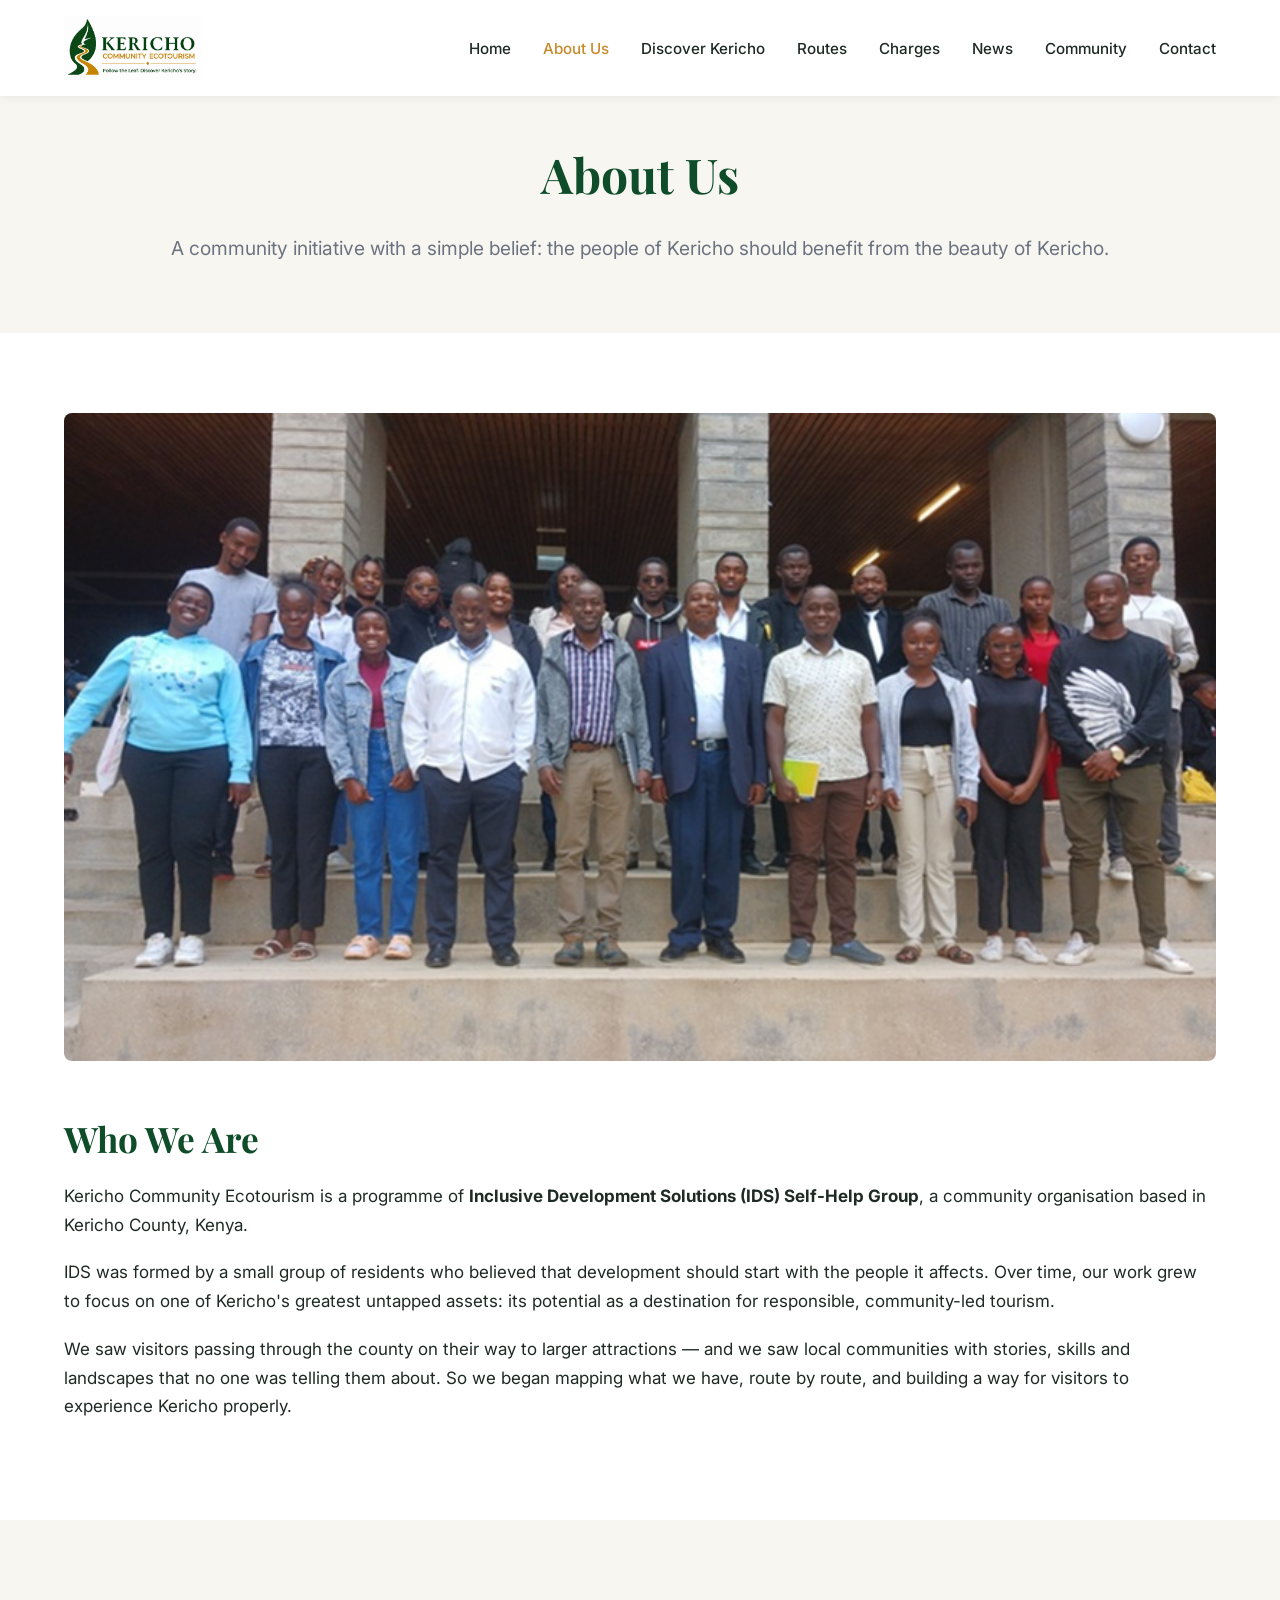
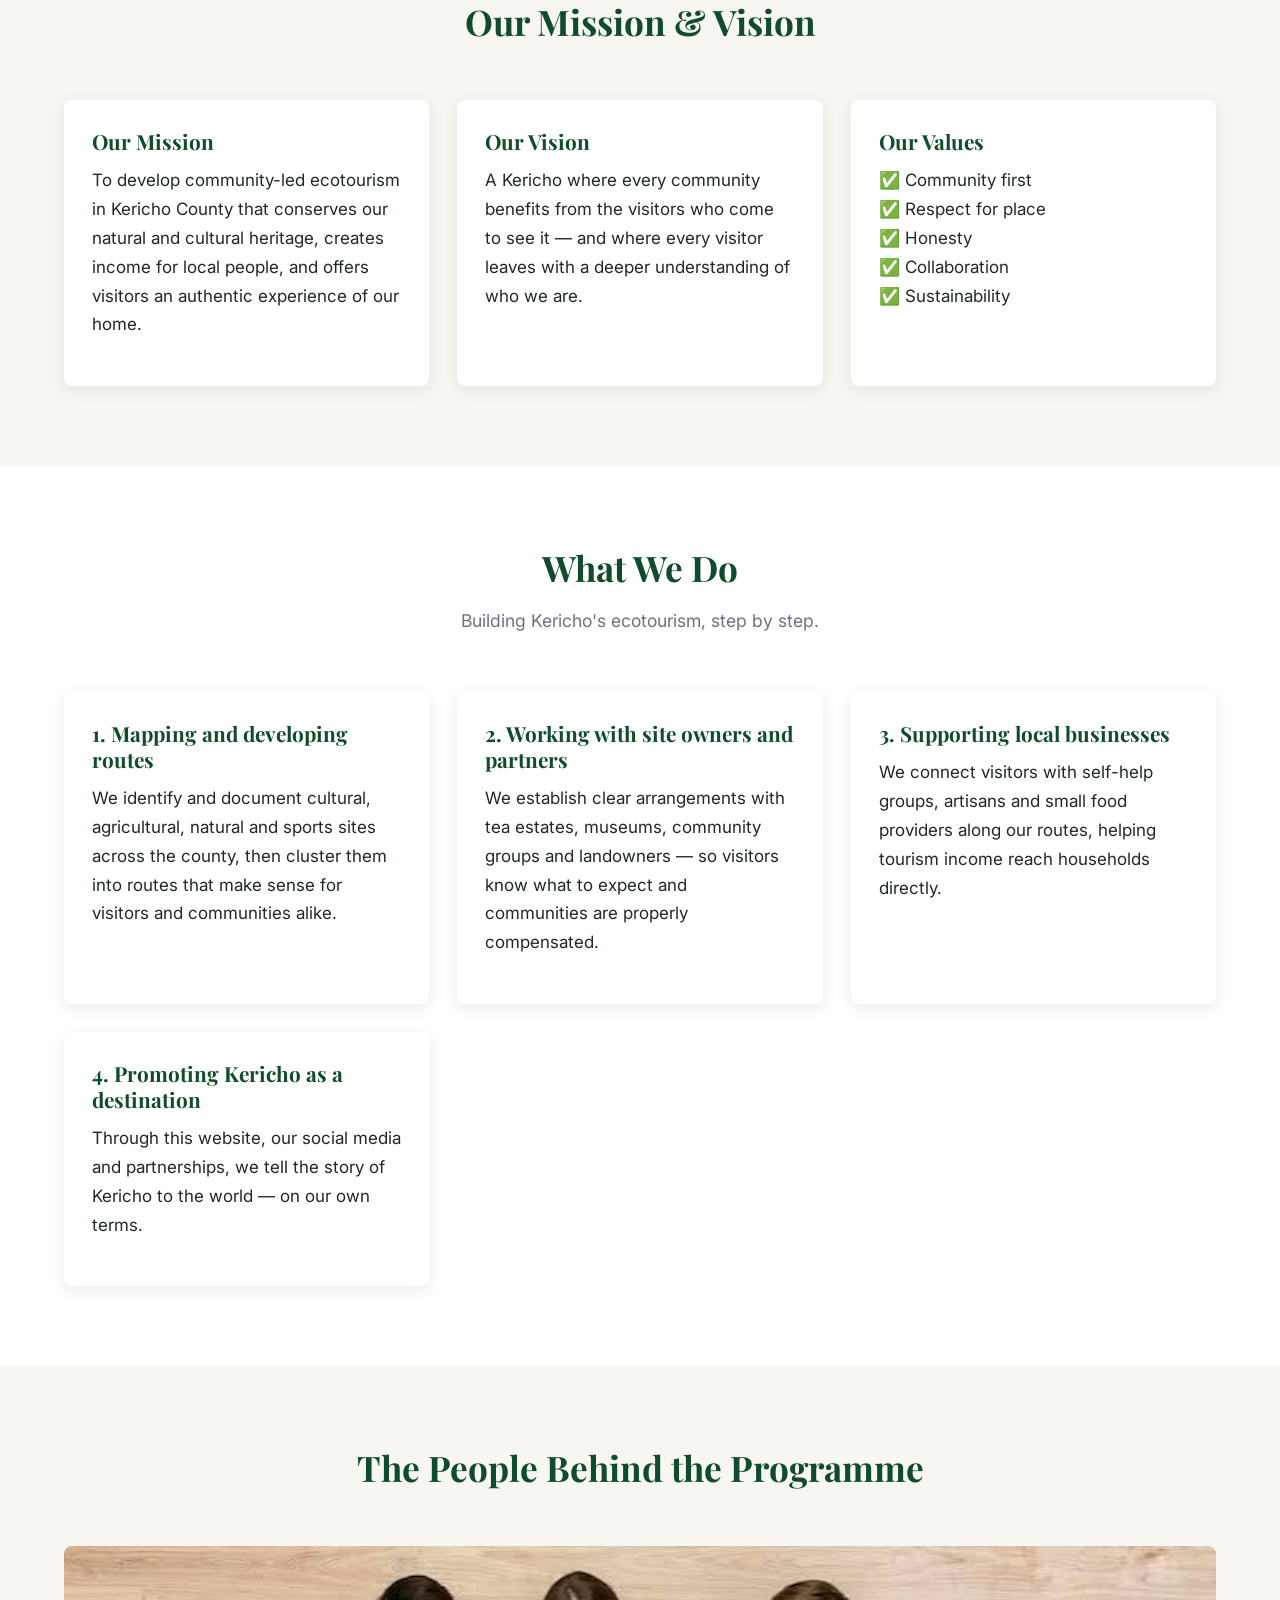
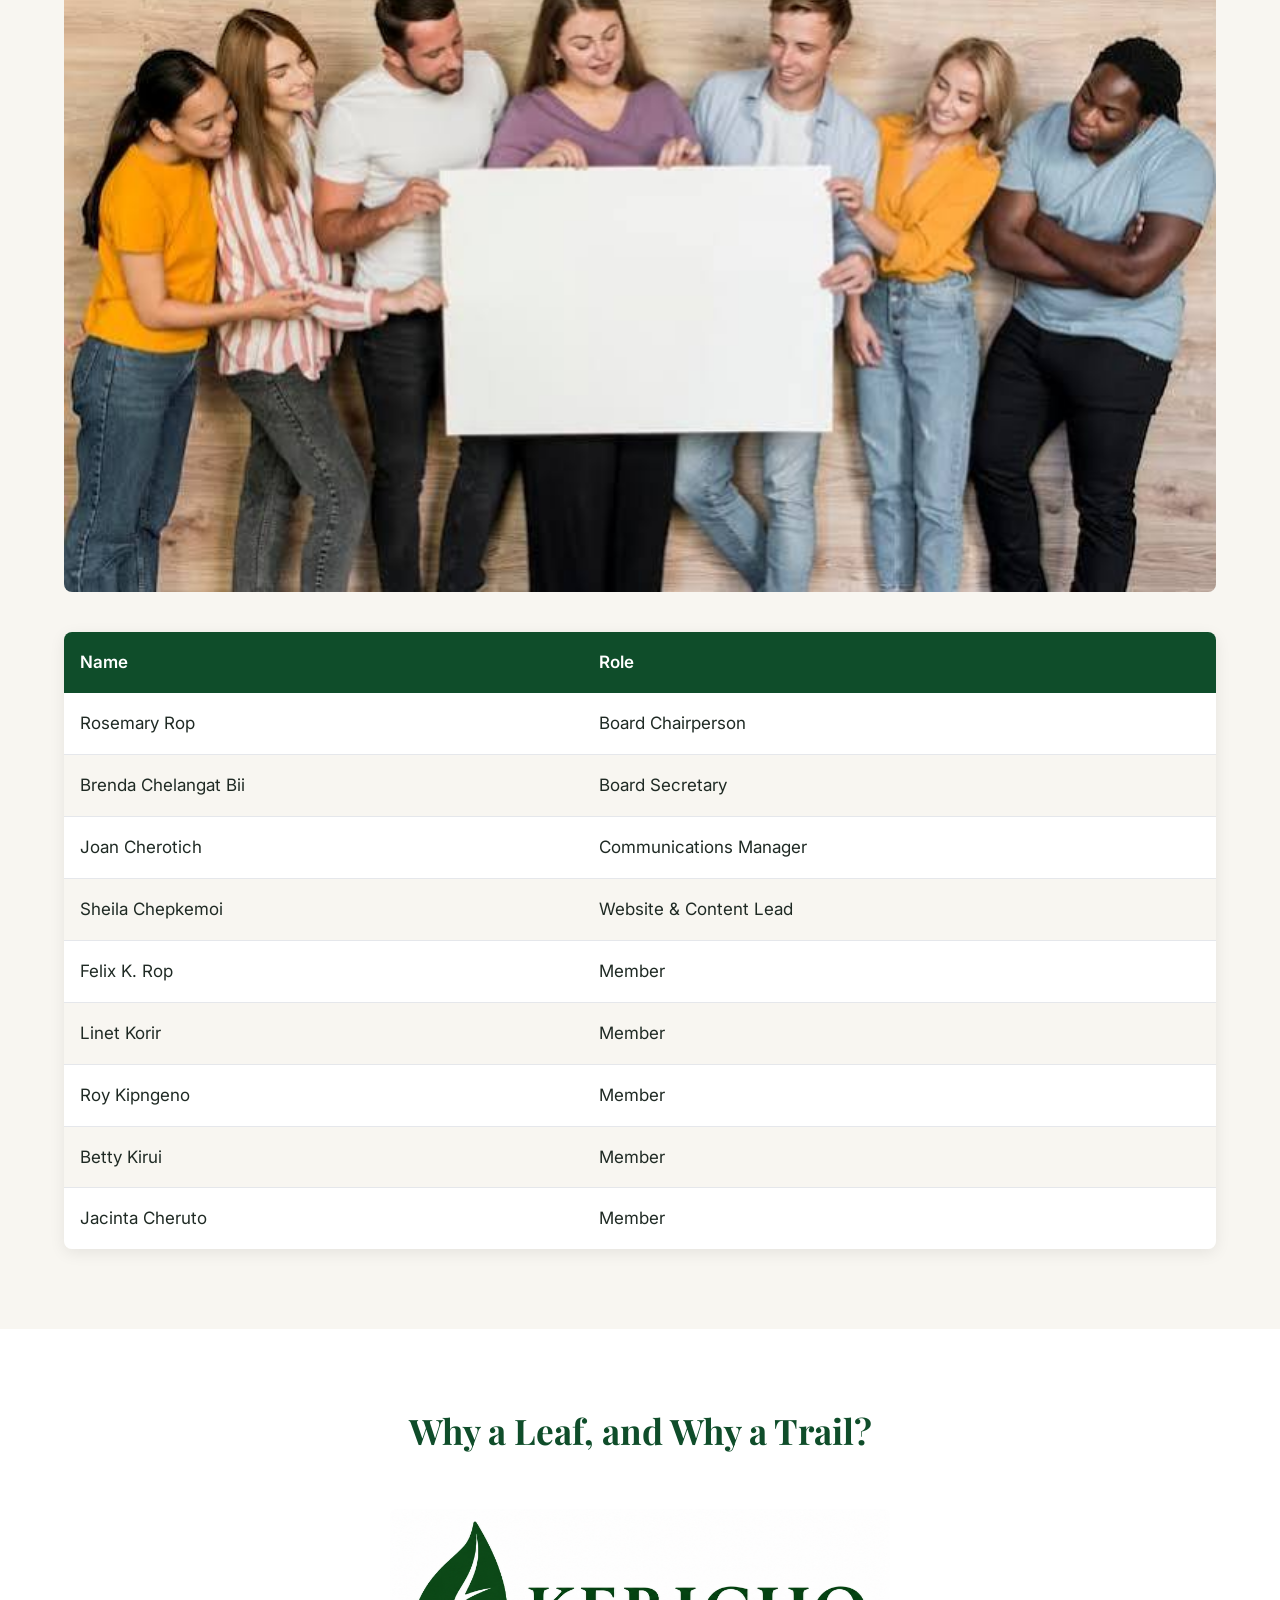
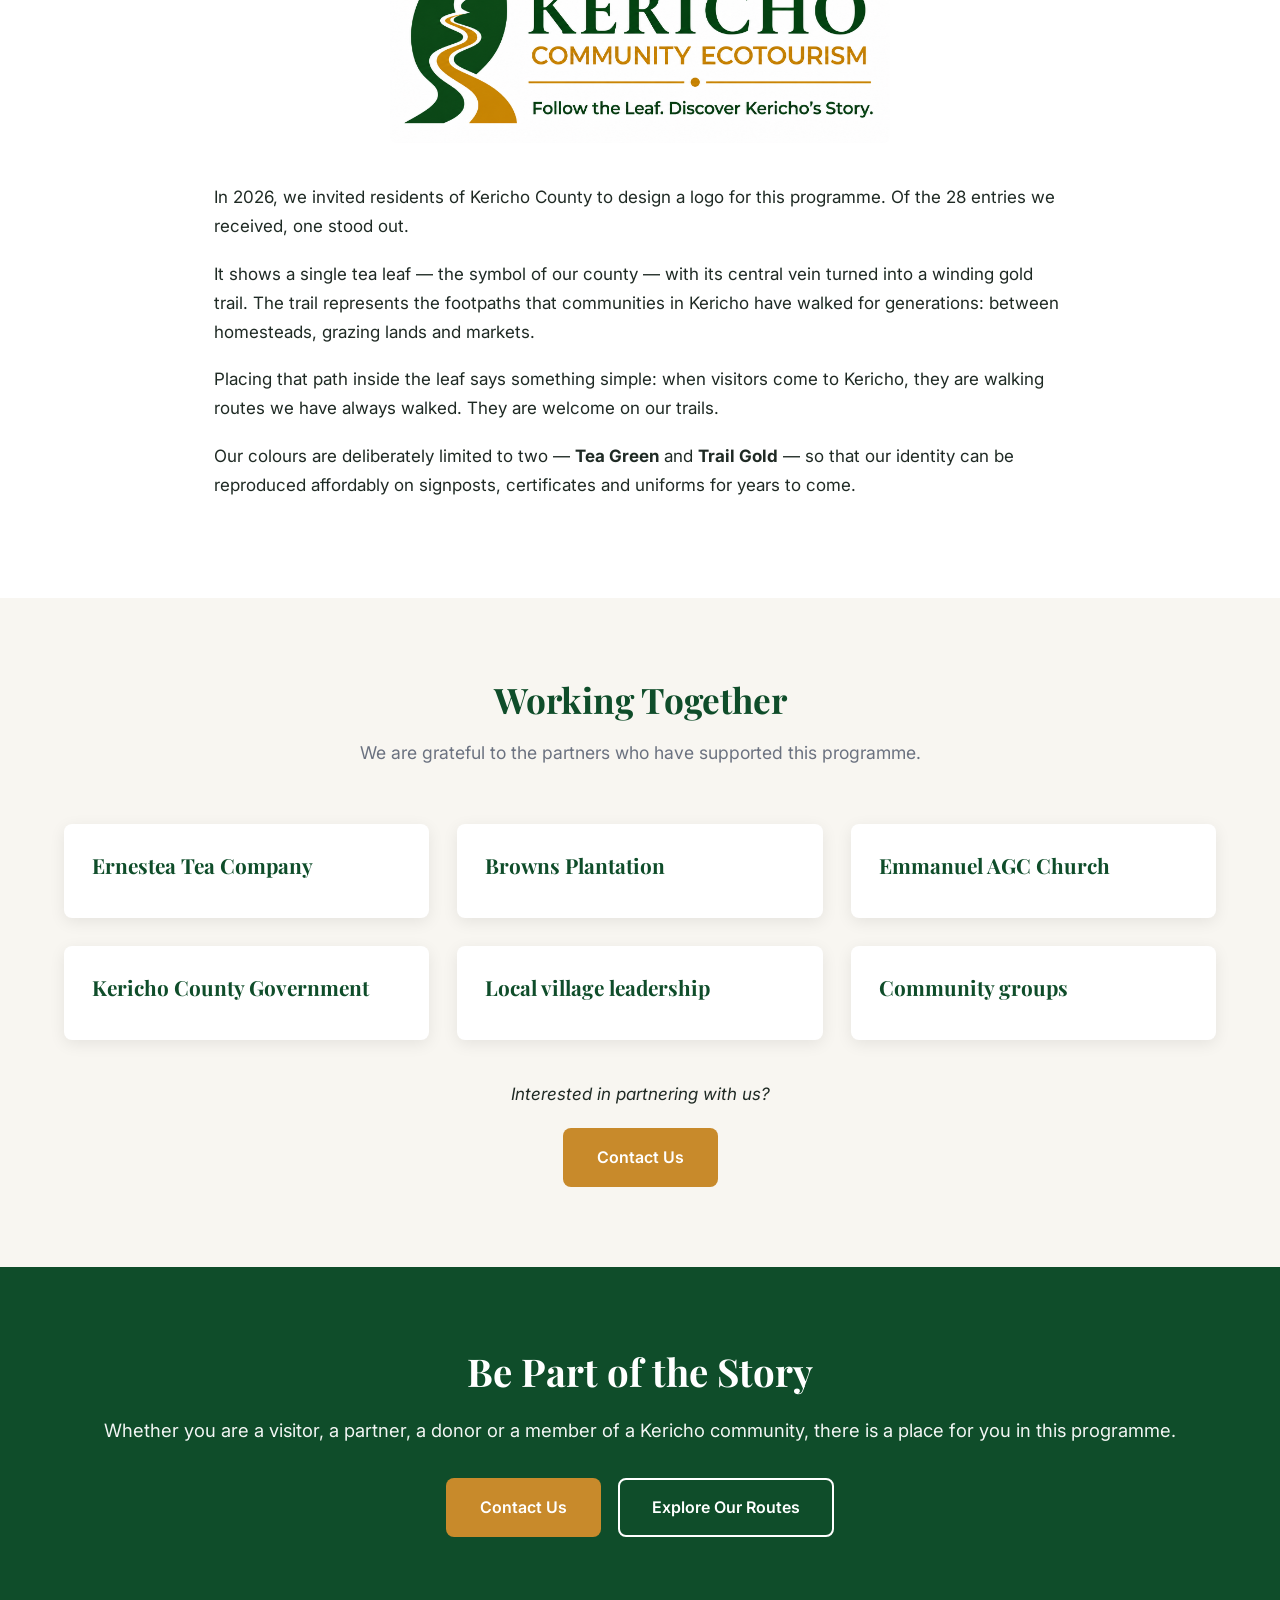
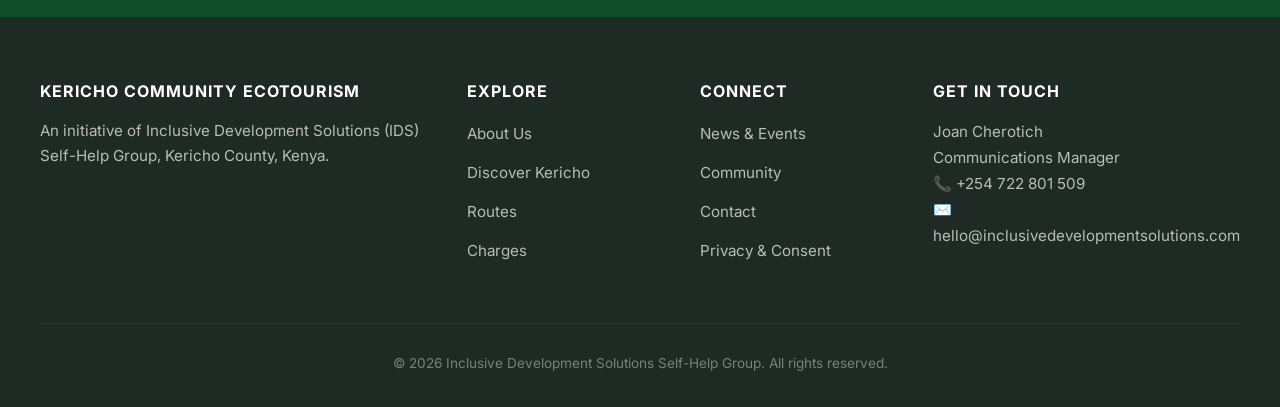
<file: about.html>
<!DOCTYPE html>
<html lang="en">
<head>
  <meta charset="UTF-8">
  <meta name="viewport" content="width=device-width, initial-scale=1.0">
  <title>About Us | Kericho Community Ecotourism</title>
  <meta name="description" content="Learn about Kericho Community Ecotourism — a community-led initiative by Inclusive Development Solutions Self-Help Group, opening up Kericho's tea country, culture and natural heritage to visitors.">
  <link rel="preconnect" href="https://fonts.googleapis.com">
  <link rel="preconnect" href="https://fonts.gstatic.com" crossorigin>
  <link href="https://fonts.googleapis.com/css2?family=Inter:wght@400;500;600;700&family=Playfair+Display:ital,wght@0,700;1,700&display=swap" rel="stylesheet">
  <link rel="stylesheet" href="css/style.css">
</head>
<body>

  <header class="site-header">
    <div class="nav-wrap">
      <a href="index.html" class="nav-logo">
        <img src="images/logo.png" alt="Kericho Community Ecotourism logo">
      </a>
      <button class="nav-toggle" aria-label="Toggle menu" onclick="document.querySelector('.nav-menu').classList.toggle('open')">
        <span></span><span></span><span></span>
      </button>
      <ul class="nav-menu">
        <li><a href="index.html">Home</a></li>
        <li><a href="about.html" class="active">About Us</a></li>
        <li><a href="discover.html">Discover Kericho</a></li>
        <li><a href="routes.html">Routes</a></li>
        <li><a href="charges.html">Charges</a></li>
        <li><a href="news.html">News</a></li>
        <li><a href="community.html">Community</a></li>
        <li><a href="contact.html">Contact</a></li>
      </ul>
    </div>
  </header>

  <section class="section section--alt" style="padding:48px 0; text-align:center;">
    <div class="container">
      <h1>About Us</h1>
      <p class="lead">A community initiative with a simple belief: the people of Kericho should benefit from the beauty of Kericho.</p>
    </div>
  </section>

  <section class="section">
    <div class="container">
      <!-- TOP BANNER — members photo -->
      <img src="images/members.jpg" alt="Members of Inclusive Development Solutions in Kericho" style="border-radius:8px; width:100%; height:auto; margin-bottom:56px;">

      <h2>Who We Are</h2>
      <p>Kericho Community Ecotourism is a programme of <strong>Inclusive Development Solutions (IDS) Self-Help Group</strong>, a community organisation based in Kericho County, Kenya.</p>
      <p>IDS was formed by a small group of residents who believed that development should start with the people it affects. Over time, our work grew to focus on one of Kericho's greatest untapped assets: its potential as a destination for responsible, community-led tourism.</p>
      <p>We saw visitors passing through the county on their way to larger attractions — and we saw local communities with stories, skills and landscapes that no one was telling them about. So we began mapping what we have, route by route, and building a way for visitors to experience Kericho properly.</p>
    </div>
  </section>

  <section class="section section--alt">
    <div class="container">
      <div class="section-head">
        <h2>Our Mission & Vision</h2>
      </div>
      <div class="grid grid-3">
        <div class="card"><div class="card-body">
          <h3>Our Mission</h3>
          <p>To develop community-led ecotourism in Kericho County that conserves our natural and cultural heritage, creates income for local people, and offers visitors an authentic experience of our home.</p>
        </div></div>
        <div class="card"><div class="card-body">
          <h3>Our Vision</h3>
          <p>A Kericho where every community benefits from the visitors who come to see it — and where every visitor leaves with a deeper understanding of who we are.</p>
        </div></div>
        <div class="card"><div class="card-body">
          <h3>Our Values</h3>
          <ul style="list-style:none; padding:0;">
            <li>✅ Community first</li>
            <li>✅ Respect for place</li>
            <li>✅ Honesty</li>
            <li>✅ Collaboration</li>
            <li>✅ Sustainability</li>
          </ul>
        </div></div>
      </div>
    </div>
  </section>

  <section class="section">
    <div class="container">
      <div class="section-head">
        <h2>What We Do</h2>
        <p>Building Kericho's ecotourism, step by step.</p>
      </div>

      <div class="grid grid-2">
        <div class="card"><div class="card-body">
          <h3>1. Mapping and developing routes</h3>
          <p>We identify and document cultural, agricultural, natural and sports sites across the county, then cluster them into routes that make sense for visitors and communities alike.</p>
        </div></div>
        <div class="card"><div class="card-body">
          <h3>2. Working with site owners and partners</h3>
          <p>We establish clear arrangements with tea estates, museums, community groups and landowners — so visitors know what to expect and communities are properly compensated.</p>
        </div></div>
        <div class="card"><div class="card-body">
          <h3>3. Supporting local businesses</h3>
          <p>We connect visitors with self-help groups, artisans and small food providers along our routes, helping tourism income reach households directly.</p>
        </div></div>
        <div class="card"><div class="card-body">
          <h3>4. Promoting Kericho as a destination</h3>
          <p>Through this website, our social media and partnerships, we tell the story of Kericho to the world — on our own terms.</p>
        </div></div>
      </div>
    </div>
  </section>

  <section class="section section--alt">
    <div class="container">
      <div class="section-head">
        <h2>The People Behind the Programme</h2>
      </div>

      <!-- TEAM PHOTO -->
      <img src="images/behind.png" alt="The IDS Self-Help Group team" style="border-radius:8px; width:100%; height:auto; margin-bottom:40px;">

      <div class="table-wrap">
        <table>
          <thead><tr><th>Name</th><th>Role</th></tr></thead>
          <tbody>
            <tr><td>Rosemary Rop</td><td>Board Chairperson</td></tr>
            <tr><td>Brenda Chelangat Bii</td><td>Board Secretary</td></tr>
            <tr><td>Joan Cherotich</td><td>Communications Manager</td></tr>
            <tr><td>Sheila Chepkemoi</td><td>Website & Content Lead</td></tr>
            <tr><td>Felix K. Rop</td><td>Member</td></tr>
            <tr><td>Linet Korir</td><td>Member</td></tr>
            <tr><td>Roy Kipngeno</td><td>Member</td></tr>
            <tr><td>Betty Kirui</td><td>Member</td></tr>
            <tr><td>Jacinta Cheruto</td><td>Member</td></tr>
          </tbody>
        </table>
      </div>
    </div>
  </section>

  <section class="section">
    <div class="container" style="max-width:900px;">
      <div class="section-head">
        <h2>Why a Leaf, and Why a Trail?</h2>
      </div>

      <!-- LOGO IMAGE -->
      <img src="images/logo.png" alt="Kericho Community Ecotourism logo" style="border-radius:8px; display:block; margin:0 auto 40px; max-width:500px; width:100%; height:auto;">

      <p>In 2026, we invited residents of Kericho County to design a logo for this programme. Of the 28 entries we received, one stood out.</p>
      <p>It shows a single tea leaf — the symbol of our county — with its central vein turned into a winding gold trail. The trail represents the footpaths that communities in Kericho have walked for generations: between homesteads, grazing lands and markets.</p>
      <p>Placing that path inside the leaf says something simple: when visitors come to Kericho, they are walking routes we have always walked. They are welcome on our trails.</p>
      <p>Our colours are deliberately limited to two — <strong>Tea Green</strong> and <strong>Trail Gold</strong> — so that our identity can be reproduced affordably on signposts, certificates and uniforms for years to come.</p>
    </div>
  </section>

  <section class="section section--alt">
    <div class="container">
      <div class="section-head">
        <h2>Working Together</h2>
        <p>We are grateful to the partners who have supported this programme.</p>
      </div>
      <div class="grid grid-3">
        <div class="card"><div class="card-body"><h3>Ernestea Tea Company</h3></div></div>
        <div class="card"><div class="card-body"><h3>Browns Plantation</h3></div></div>
        <div class="card"><div class="card-body"><h3>Emmanuel AGC Church</h3></div></div>
        <div class="card"><div class="card-body"><h3>Kericho County Government</h3></div></div>
        <div class="card"><div class="card-body"><h3>Local village leadership</h3></div></div>
        <div class="card"><div class="card-body"><h3>Community groups</h3></div></div>
      </div>
      <div style="text-align:center; margin-top:40px;">
        <p><em>Interested in partnering with us?</em></p>
        <a href="contact.html" class="btn btn-primary">Contact Us</a>
      </div>
    </div>
  </section>

  <section class="cta-banner">
    <div class="container">
      <h2>Be Part of the Story</h2>
      <p>Whether you are a visitor, a partner, a donor or a member of a Kericho community, there is a place for you in this programme.</p>
      <a href="contact.html" class="btn btn-primary" style="margin-right:12px;">Contact Us</a>
      <a href="routes.html" class="btn btn-outline">Explore Our Routes</a>
    </div>
  </section>

  <footer class="site-footer">
    <div class="footer-grid">
      <div>
        <h4>Kericho Community Ecotourism</h4>
        <p class="footer-about">An initiative of Inclusive Development Solutions (IDS) Self-Help Group, Kericho County, Kenya.</p>
      </div>
      <div>
        <h4>Explore</h4>
        <ul>
          <li><a href="about.html">About Us</a></li>
          <li><a href="discover.html">Discover Kericho</a></li>
          <li><a href="routes.html">Routes</a></li>
          <li><a href="charges.html">Charges</a></li>
        </ul>
      </div>
      <div>
        <h4>Connect</h4>
        <ul>
          <li><a href="news.html">News & Events</a></li>
          <li><a href="community.html">Community</a></li>
          <li><a href="contact.html">Contact</a></li>
          <li><a href="privacy.html">Privacy & Consent</a></li>
        </ul>
      </div>
      <div>
        <h4>Get in Touch</h4>
        <p style="font-size:0.95rem;">
          Joan Cherotich<br>
          Communications Manager<br>
          📞 +254 722 801 509<br>
          ✉️ hello@inclusivedevelopmentsolutions.com
        </p>
      </div>
    </div>
    <div class="footer-bottom">
      © 2026 Inclusive Development Solutions Self-Help Group. All rights reserved.
    </div>
  </footer>

  <script src="js/main.js"></script>
</body>
</html>
</file>
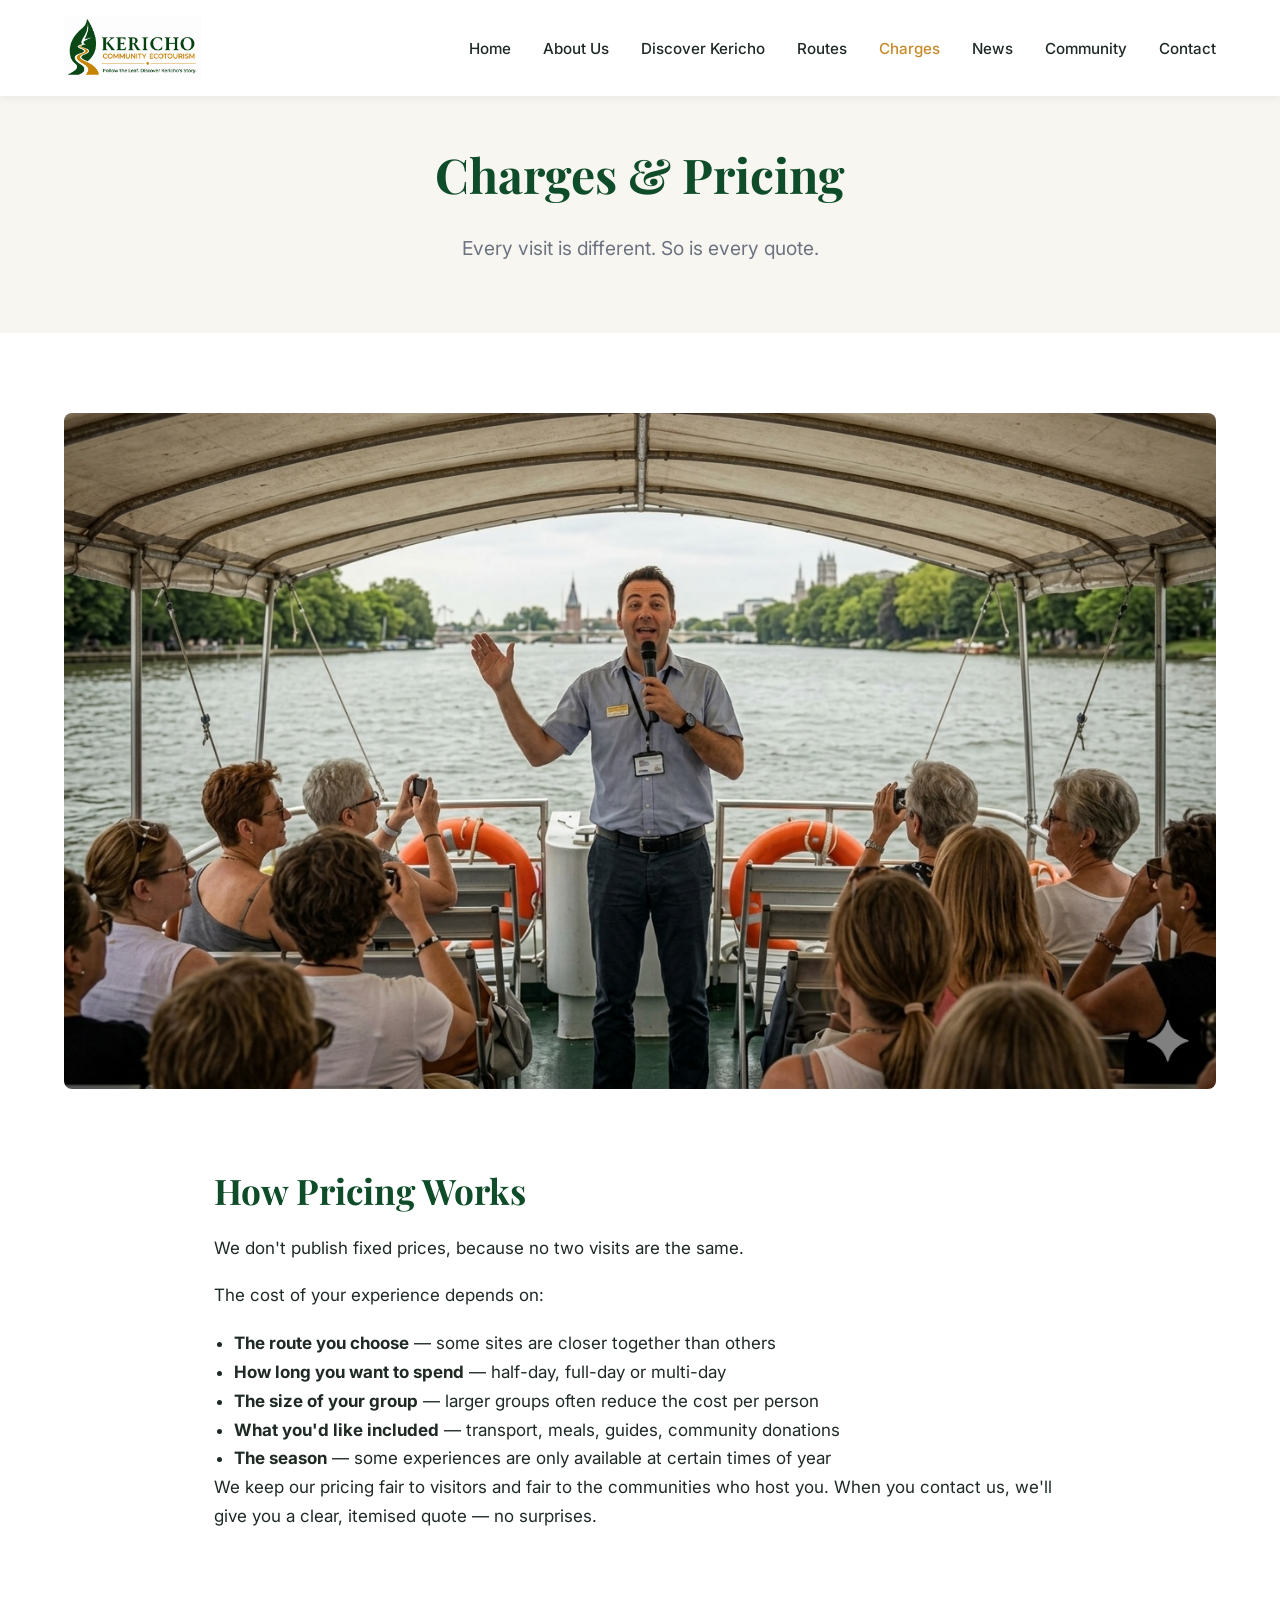
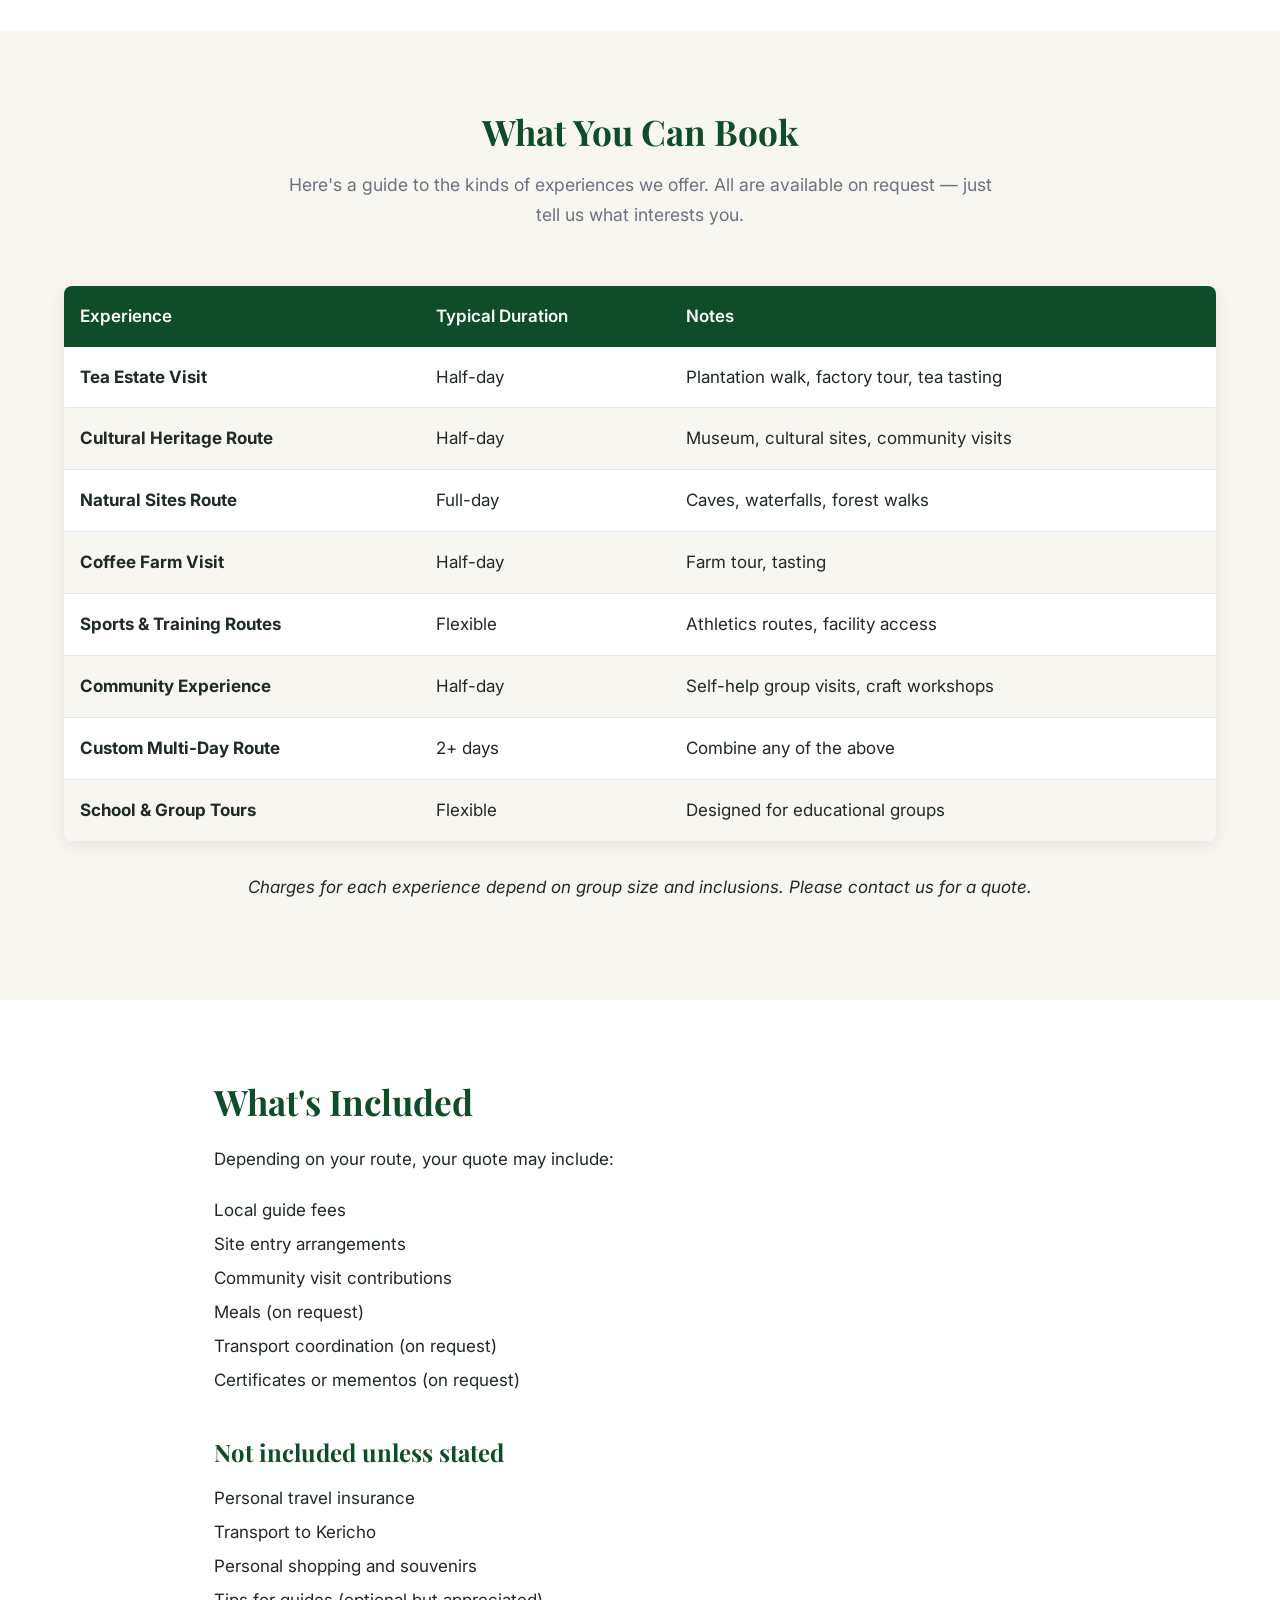
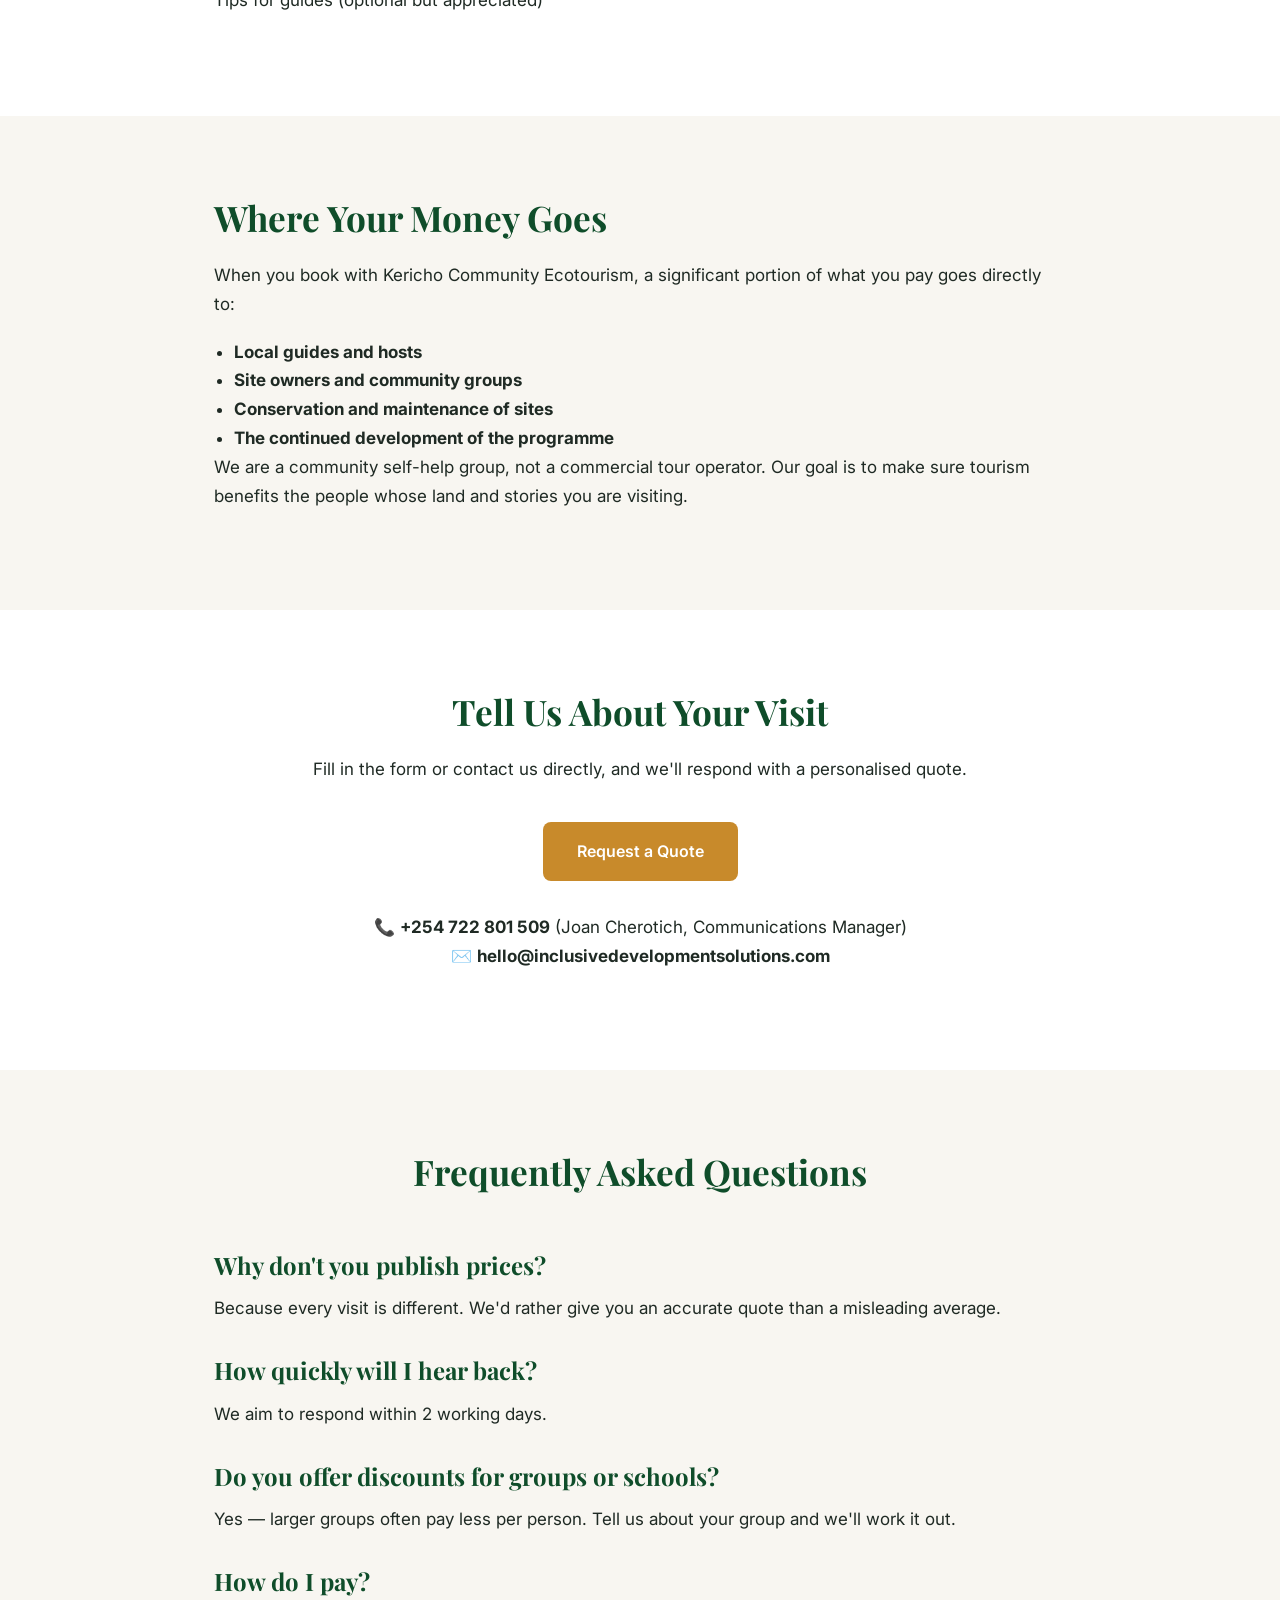
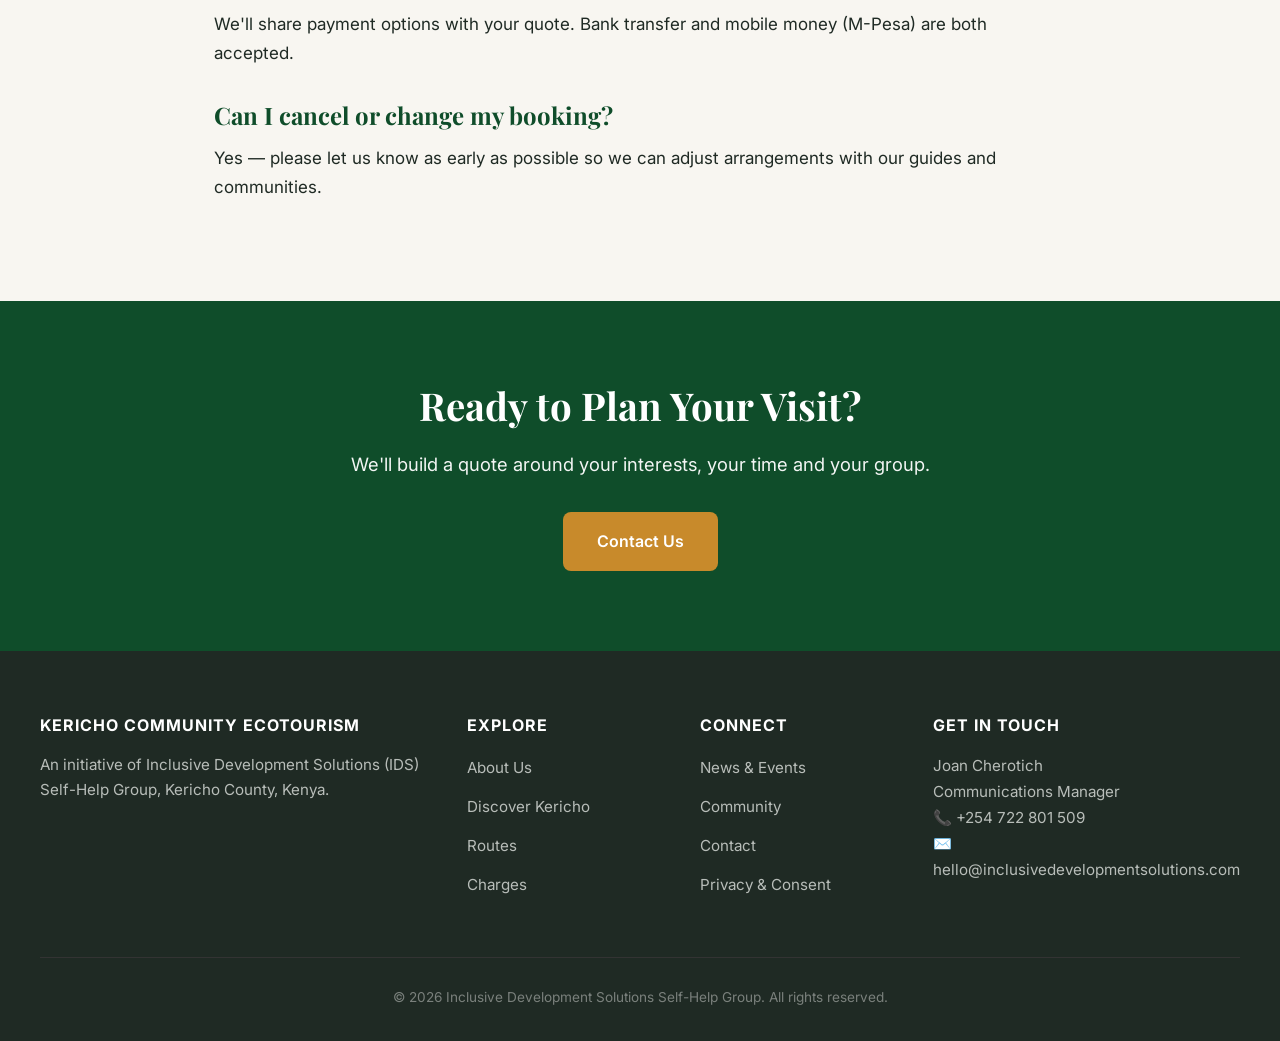
<file: charges.html>
<!DOCTYPE html>
<html lang="en">
<head>
  <meta charset="UTF-8">
  <meta name="viewport" content="width=device-width, initial-scale=1.0">
  <title>Charges & Pricing | Kericho Community Ecotourism</title>
  <meta name="description" content="Understand how Kericho Community Ecotourism pricing works. Contact us for a personalised quote based on your route, group size and duration.">
  <link rel="preconnect" href="https://fonts.googleapis.com">
  <link rel="preconnect" href="https://fonts.gstatic.com" crossorigin>
  <link href="https://fonts.googleapis.com/css2?family=Inter:wght@400;500;600;700&family=Playfair+Display:ital,wght@0,700;1,700&display=swap" rel="stylesheet">
  <link rel="stylesheet" href="css/style.css">
</head>
<body>

  <!-- ===================== HEADER ===================== -->
  <header class="site-header">
    <div class="nav-wrap">
      <a href="index.html" class="nav-logo">
        <img src="images/logo.png" alt="Kericho Community Ecotourism logo">
      </a>
      <button class="nav-toggle" aria-label="Toggle menu" onclick="document.querySelector('.nav-menu').classList.toggle('open')">
        <span></span><span></span><span></span>
      </button>
      <ul class="nav-menu">
        <li><a href="index.html">Home</a></li>
        <li><a href="about.html">About Us</a></li>
        <li><a href="discover.html">Discover Kericho</a></li>
        <li><a href="routes.html">Routes</a></li>
        <li><a href="charges.html" class="active">Charges</a></li>
        <li><a href="news.html">News</a></li>
        <li><a href="community.html">Community</a></li>
        <li><a href="contact.html">Contact</a></li>
      </ul>
    </div>
  </header>

  <!-- ===================== PAGE HEADER ===================== -->
  <section class="section section--alt" style="padding:48px 0; text-align:center;">
    <div class="container">
      <h1>Charges & Pricing</h1>
      <p class="lead">Every visit is different. So is every quote.</p>
    </div>
  </section>

  <!-- ===================== BANNER IMAGE ===================== -->
  <section class="section" style="padding-bottom:0;">
    <div class="container">
      <img src="images/charges.jpg" alt="A scenic view of Kericho County" style="border-radius:8px; width:100%; height:auto;">
    </div>
  </section>

  <!-- ===================== HOW PRICING WORKS ===================== -->
  <section class="section">
    <div class="container" style="max-width:900px;">
      <h2>How Pricing Works</h2>
      <p>We don't publish fixed prices, because no two visits are the same.</p>
      <p>The cost of your experience depends on:</p>
      <ul style="padding-left:20px;">
        <li><strong>The route you choose</strong> — some sites are closer together than others</li>
        <li><strong>How long you want to spend</strong> — half-day, full-day or multi-day</li>
        <li><strong>The size of your group</strong> — larger groups often reduce the cost per person</li>
        <li><strong>What you'd like included</strong> — transport, meals, guides, community donations</li>
        <li><strong>The season</strong> — some experiences are only available at certain times of year</li>
      </ul>
      <p>We keep our pricing fair to visitors and fair to the communities who host you. When you contact us, we'll give you a clear, itemised quote — no surprises.</p>
    </div>
  </section>

  <!-- ===================== EXPERIENCE TYPES ===================== -->
  <section class="section section--alt">
    <div class="container">
      <div class="section-head">
        <h2>What You Can Book</h2>
        <p>Here's a guide to the kinds of experiences we offer. All are available on request — just tell us what interests you.</p>
      </div>

      <div class="table-wrap">
        <table>
          <thead>
            <tr>
              <th>Experience</th>
              <th>Typical Duration</th>
              <th>Notes</th>
            </tr>
          </thead>
          <tbody>
            <tr>
              <td><strong>Tea Estate Visit</strong></td>
              <td>Half-day</td>
              <td>Plantation walk, factory tour, tea tasting</td>
            </tr>
            <tr>
              <td><strong>Cultural Heritage Route</strong></td>
              <td>Half-day</td>
              <td>Museum, cultural sites, community visits</td>
            </tr>
            <tr>
              <td><strong>Natural Sites Route</strong></td>
              <td>Full-day</td>
              <td>Caves, waterfalls, forest walks</td>
            </tr>
            <tr>
              <td><strong>Coffee Farm Visit</strong></td>
              <td>Half-day</td>
              <td>Farm tour, tasting</td>
            </tr>
            <tr>
              <td><strong>Sports & Training Routes</strong></td>
              <td>Flexible</td>
              <td>Athletics routes, facility access</td>
            </tr>
            <tr>
              <td><strong>Community Experience</strong></td>
              <td>Half-day</td>
              <td>Self-help group visits, craft workshops</td>
            </tr>
            <tr>
              <td><strong>Custom Multi-Day Route</strong></td>
              <td>2+ days</td>
              <td>Combine any of the above</td>
            </tr>
            <tr>
              <td><strong>School & Group Tours</strong></td>
              <td>Flexible</td>
              <td>Designed for educational groups</td>
            </tr>
          </tbody>
        </table>
      </div>

      <p style="text-align:center; margin-top:32px;">
        <em>Charges for each experience depend on group size and inclusions. Please contact us for a quote.</em>
      </p>
    </div>
  </section>

  <!-- ===================== WHAT'S INCLUDED ===================== -->
  <section class="section">
    <div class="container" style="max-width:900px;">
      <h2>What's Included</h2>
      <p>Depending on your route, your quote may include:</p>
      <p style="line-height:2;">
         Local guide fees<br>
         Site entry arrangements<br>
         Community visit contributions<br>
         Meals (on request)<br>
         Transport coordination (on request)<br>
        Certificates or mementos (on request)
      </p>

      <h3 style="margin-top:40px;">Not included unless stated</h3>
      <p style="line-height:2;">
         Personal travel insurance<br>
         Transport to Kericho<br>
         Personal shopping and souvenirs<br>
        Tips for guides (optional but appreciated)
      </p>
    </div>
  </section>

  <!-- ===================== WHERE YOUR MONEY GOES ===================== -->
  <section class="section section--alt">
    <div class="container" style="max-width:900px;">
      <h2>Where Your Money Goes</h2>
      <p>When you book with Kericho Community Ecotourism, a significant portion of what you pay goes directly to:</p>
      <ul style="padding-left:20px;">
        <li><strong>Local guides and hosts</strong></li>
        <li><strong>Site owners and community groups</strong></li>
        <li><strong>Conservation and maintenance of sites</strong></li>
        <li><strong>The continued development of the programme</strong></li>
      </ul>
      <p>We are a community self-help group, not a commercial tour operator. Our goal is to make sure tourism benefits the people whose land and stories you are visiting.</p>
    </div>
  </section>

  <!-- ===================== REQUEST A QUOTE ===================== -->
  <section class="section">
    <div class="container" style="max-width:900px; text-align:center;">
      <h2>Tell Us About Your Visit</h2>
      <p>Fill in the form or contact us directly, and we'll respond with a personalised quote.</p>
      <a href="contact.html" class="btn btn-primary" style="margin-top:20px;">Request a Quote</a>
      <p style="margin-top:32px;">
        📞 <strong>+254 722 801 509</strong> (Joan Cherotich, Communications Manager)<br>
        ✉️ <strong>hello@inclusivedevelopmentsolutions.com</strong>
      </p>
    </div>
  </section>

  <!-- ===================== FAQ ===================== -->
  <section class="section section--alt">
    <div class="container" style="max-width:900px;">
      <div class="section-head">
        <h2>Frequently Asked Questions</h2>
      </div>

      <h3 style="margin-top:32px;">Why don't you publish prices?</h3>
      <p>Because every visit is different. We'd rather give you an accurate quote than a misleading average.</p>

      <h3 style="margin-top:32px;">How quickly will I hear back?</h3>
      <p>We aim to respond within 2 working days.</p>

      <h3 style="margin-top:32px;">Do you offer discounts for groups or schools?</h3>
      <p>Yes — larger groups often pay less per person. Tell us about your group and we'll work it out.</p>

      <h3 style="margin-top:32px;">How do I pay?</h3>
      <p>We'll share payment options with your quote. Bank transfer and mobile money (M-Pesa) are both accepted.</p>

      <h3 style="margin-top:32px;">Can I cancel or change my booking?</h3>
      <p>Yes — please let us know as early as possible so we can adjust arrangements with our guides and communities.</p>
    </div>
  </section>

  <!-- ===================== CTA BANNER ===================== -->
  <section class="cta-banner">
    <div class="container">
      <h2>Ready to Plan Your Visit?</h2>
      <p>We'll build a quote around your interests, your time and your group.</p>
      <a href="contact.html" class="btn btn-primary">Contact Us</a>
    </div>
  </section>

  <!-- ===================== FOOTER ===================== -->
  <footer class="site-footer">
    <div class="footer-grid">
      <div>
        <h4>Kericho Community Ecotourism</h4>
        <p class="footer-about">An initiative of Inclusive Development Solutions (IDS) Self-Help Group, Kericho County, Kenya.</p>
      </div>
      <div>
        <h4>Explore</h4>
        <ul>
          <li><a href="about.html">About Us</a></li>
          <li><a href="discover.html">Discover Kericho</a></li>
          <li><a href="routes.html">Routes</a></li>
          <li><a href="charges.html">Charges</a></li>
        </ul>
      </div>
      <div>
        <h4>Connect</h4>
        <ul>
          <li><a href="news.html">News & Events</a></li>
          <li><a href="community.html">Community</a></li>
          <li><a href="contact.html">Contact</a></li>
          <li><a href="privacy.html">Privacy & Consent</a></li>
        </ul>
      </div>
      <div>
        <h4>Get in Touch</h4>
        <p style="font-size:0.95rem;">
          Joan Cherotich<br>
          Communications Manager<br>
          📞 +254 722 801 509<br>
          ✉️ hello@inclusivedevelopmentsolutions.com
        </p>
      </div>
    </div>
    <div class="footer-bottom">
      © 2026 Inclusive Development Solutions Self-Help Group. All rights reserved.
    </div>
  </footer>

  <script src="js/main.js"></script>
</body>
</html>
</file>
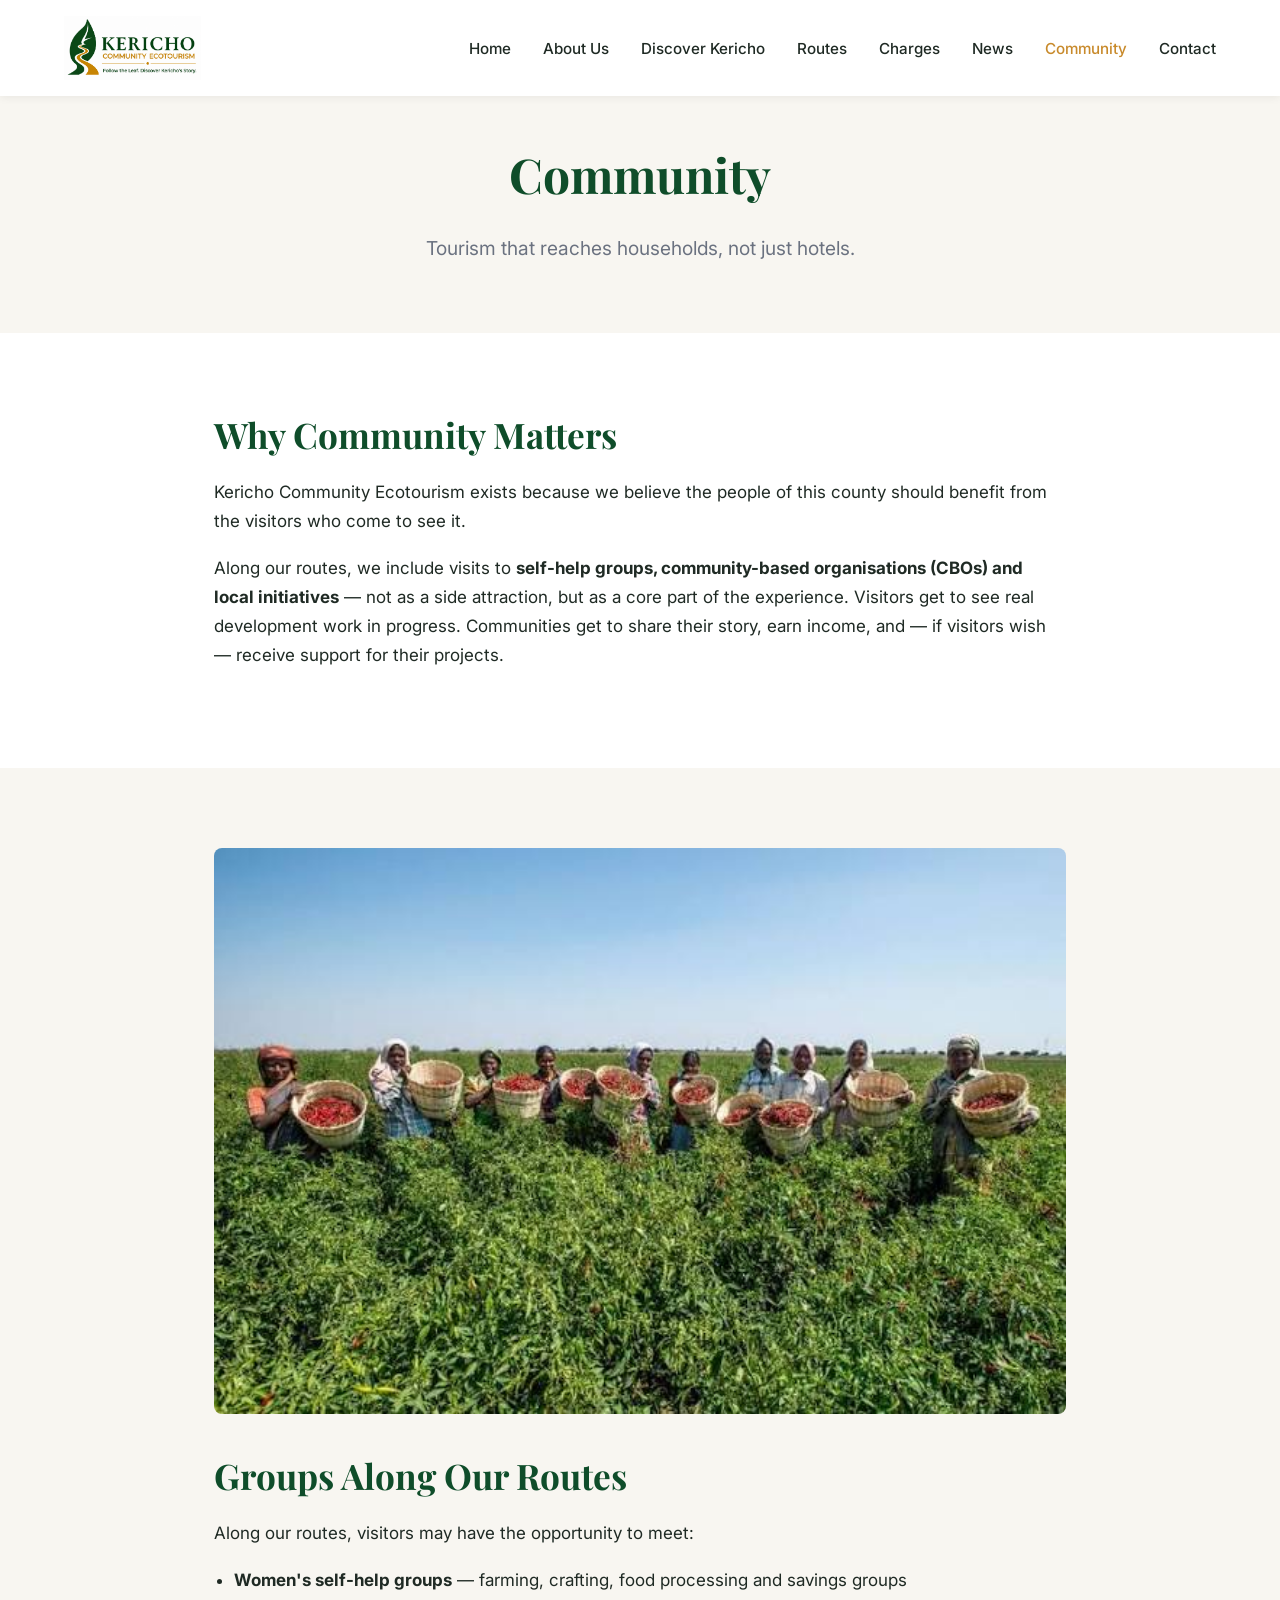
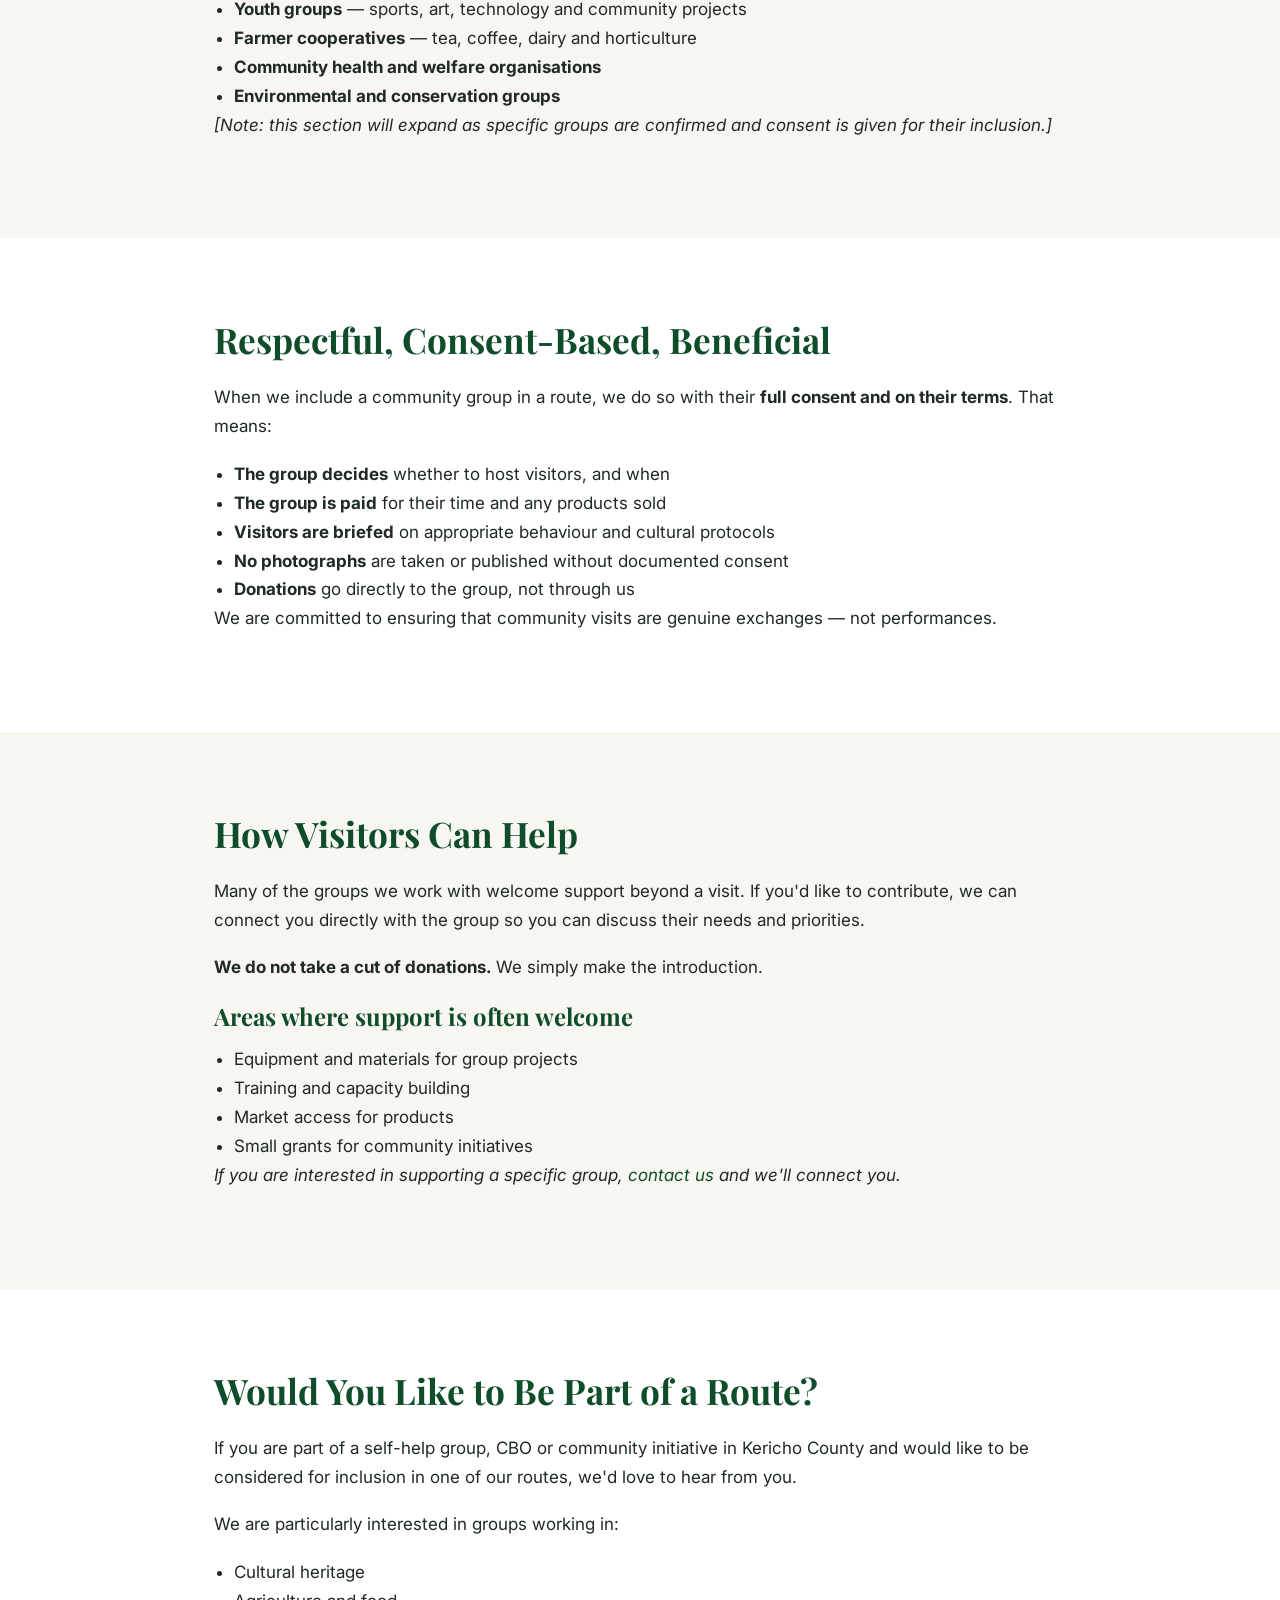
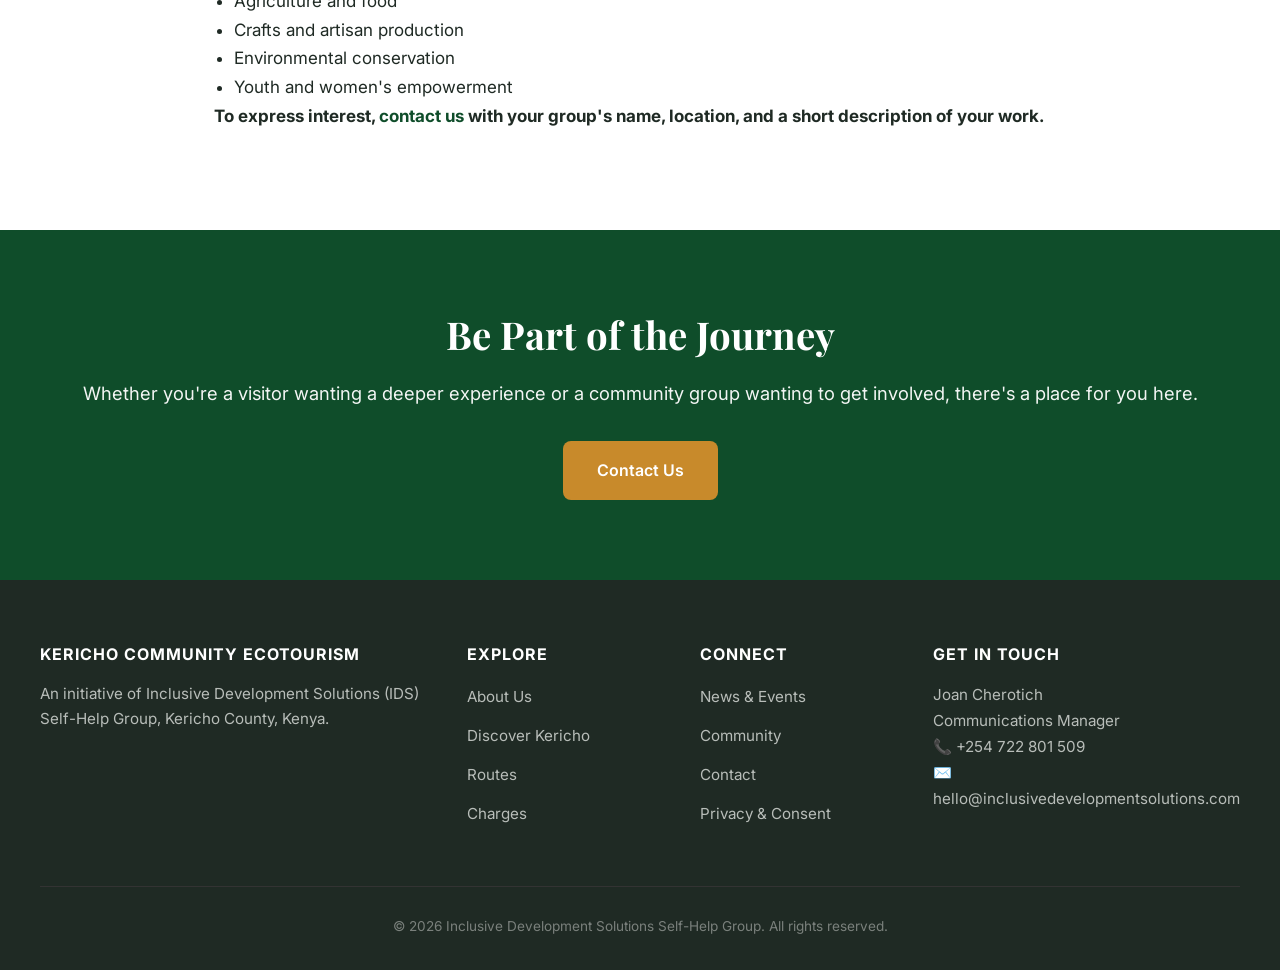
<file: community.html>
<!DOCTYPE html>
<html lang="en">
<head>
  <meta charset="UTF-8">
  <meta name="viewport" content="width=device-width, initial-scale=1.0">
  <title>Community | Self-Help Groups & CBOs in Kericho</title>
  <meta name="description" content="Meet the self-help groups and community organisations we work with across Kericho County — and see how ecotourism supports their work.">
  <link rel="preconnect" href="https://fonts.googleapis.com">
  <link rel="preconnect" href="https://fonts.gstatic.com" crossorigin>
  <link href="https://fonts.googleapis.com/css2?family=Inter:wght@400;500;600;700&family=Playfair+Display:ital,wght@0,700;1,700&display=swap" rel="stylesheet">
  <link rel="stylesheet" href="css/style.css">
</head>
<body>

  <header class="site-header">
    <div class="nav-wrap">
      <a href="index.html" class="nav-logo">
        <img src="images/logo.png" alt="Kericho Community Ecotourism logo">
      </a>
      <button class="nav-toggle" aria-label="Toggle menu" onclick="document.querySelector('.nav-menu').classList.toggle('open')">
        <span></span><span></span><span></span>
      </button>
      <ul class="nav-menu">
        <li><a href="index.html">Home</a></li>
        <li><a href="about.html">About Us</a></li>
        <li><a href="discover.html">Discover Kericho</a></li>
        <li><a href="routes.html">Routes</a></li>
        <li><a href="charges.html">Charges</a></li>
        <li><a href="news.html">News</a></li>
        <li><a href="community.html" class="active">Community</a></li>
        <li><a href="contact.html">Contact</a></li>
      </ul>
    </div>
  </header>

  <section class="section section--alt" style="padding:48px 0; text-align:center;">
    <div class="container">
      <h1>Community</h1>
      <p class="lead">Tourism that reaches households, not just hotels.</p>
    </div>
  </section>

  <section class="section">
    <div class="container" style="max-width:900px;">
      <h2>Why Community Matters</h2>
      <p>Kericho Community Ecotourism exists because we believe the people of this county should benefit from the visitors who come to see it.</p>
      <p>Along our routes, we include visits to <strong>self-help groups, community-based organisations (CBOs) and local initiatives</strong> — not as a side attraction, but as a core part of the experience. Visitors get to see real development work in progress. Communities get to share their story, earn income, and — if visitors wish — receive support for their projects.</p>
    </div>
  </section>

  <section class="section section--alt">
    <div class="container" style="max-width:900px;">
      <!-- FARMERS PHOTO -->
      <img src="images/farmers.jpeg" alt="A self-help group at work in Kericho County" style="border-radius:8px; width:100%; height:auto; margin-bottom:40px;">

      <h2>Groups Along Our Routes</h2>
      <p>Along our routes, visitors may have the opportunity to meet:</p>
      <ul style="padding-left:20px;">
        <li><strong>Women's self-help groups</strong> — farming, crafting, food processing and savings groups</li>
        <li><strong>Youth groups</strong> — sports, art, technology and community projects</li>
        <li><strong>Farmer cooperatives</strong> — tea, coffee, dairy and horticulture</li>
        <li><strong>Community health and welfare organisations</strong></li>
        <li><strong>Environmental and conservation groups</strong></li>
      </ul>
      <p><em>[Note: this section will expand as specific groups are confirmed and consent is given for their inclusion.]</em></p>
    </div>
  </section>

  <section class="section">
    <div class="container" style="max-width:900px;">
      <h2>Respectful, Consent-Based, Beneficial</h2>
      <p>When we include a community group in a route, we do so with their <strong>full consent and on their terms</strong>. That means:</p>
      <ul style="padding-left:20px;">
        <li><strong>The group decides</strong> whether to host visitors, and when</li>
        <li><strong>The group is paid</strong> for their time and any products sold</li>
        <li><strong>Visitors are briefed</strong> on appropriate behaviour and cultural protocols</li>
        <li><strong>No photographs</strong> are taken or published without documented consent</li>
        <li><strong>Donations</strong> go directly to the group, not through us</li>
      </ul>
      <p>We are committed to ensuring that community visits are genuine exchanges — not performances.</p>
    </div>
  </section>

  <section class="section section--alt">
    <div class="container" style="max-width:900px;">
      <h2>How Visitors Can Help</h2>
      <p>Many of the groups we work with welcome support beyond a visit. If you'd like to contribute, we can connect you directly with the group so you can discuss their needs and priorities.</p>
      <p><strong>We do not take a cut of donations.</strong> We simply make the introduction.</p>
      <h3>Areas where support is often welcome</h3>
      <ul style="padding-left:20px;">
        <li>Equipment and materials for group projects</li>
        <li>Training and capacity building</li>
        <li>Market access for products</li>
        <li>Small grants for community initiatives</li>
      </ul>
      <p><em>If you are interested in supporting a specific group, <a href="contact.html">contact us</a> and we'll connect you.</em></p>
    </div>
  </section>

  <section class="section">
    <div class="container" style="max-width:900px;">
      <h2>Would You Like to Be Part of a Route?</h2>
      <p>If you are part of a self-help group, CBO or community initiative in Kericho County and would like to be considered for inclusion in one of our routes, we'd love to hear from you.</p>
      <p>We are particularly interested in groups working in:</p>
      <ul style="padding-left:20px;">
        <li>Cultural heritage</li>
        <li>Agriculture and food</li>
        <li>Crafts and artisan production</li>
        <li>Environmental conservation</li>
        <li>Youth and women's empowerment</li>
      </ul>
      <p><strong>To express interest, <a href="contact.html">contact us</a> with your group's name, location, and a short description of your work.</strong></p>
    </div>
  </section>

  <section class="cta-banner">
    <div class="container">
      <h2>Be Part of the Journey</h2>
      <p>Whether you're a visitor wanting a deeper experience or a community group wanting to get involved, there's a place for you here.</p>
      <a href="contact.html" class="btn btn-primary">Contact Us</a>
    </div>
  </section>

  <footer class="site-footer">
    <div class="footer-grid">
      <div>
        <h4>Kericho Community Ecotourism</h4>
        <p class="footer-about">An initiative of Inclusive Development Solutions (IDS) Self-Help Group, Kericho County, Kenya.</p>
      </div>
      <div>
        <h4>Explore</h4>
        <ul>
          <li><a href="about.html">About Us</a></li>
          <li><a href="discover.html">Discover Kericho</a></li>
          <li><a href="routes.html">Routes</a></li>
          <li><a href="charges.html">Charges</a></li>
        </ul>
      </div>
      <div>
        <h4>Connect</h4>
        <ul>
          <li><a href="news.html">News & Events</a></li>
          <li><a href="community.html">Community</a></li>
          <li><a href="contact.html">Contact</a></li>
          <li><a href="privacy.html">Privacy & Consent</a></li>
        </ul>
      </div>
      <div>
        <h4>Get in Touch</h4>
        <p style="font-size:0.95rem;">
          Joan Cherotich<br>
          Communications Manager<br>
          📞 +254 722 801 509<br>
          ✉️ hello@inclusivedevelopmentsolutions.com
        </p>
      </div>
    </div>
    <div class="footer-bottom">
      © 2026 Inclusive Development Solutions Self-Help Group. All rights reserved.
    </div>
  </footer>

  <script src="js/main.js"></script>
</body>
</html>
</file>
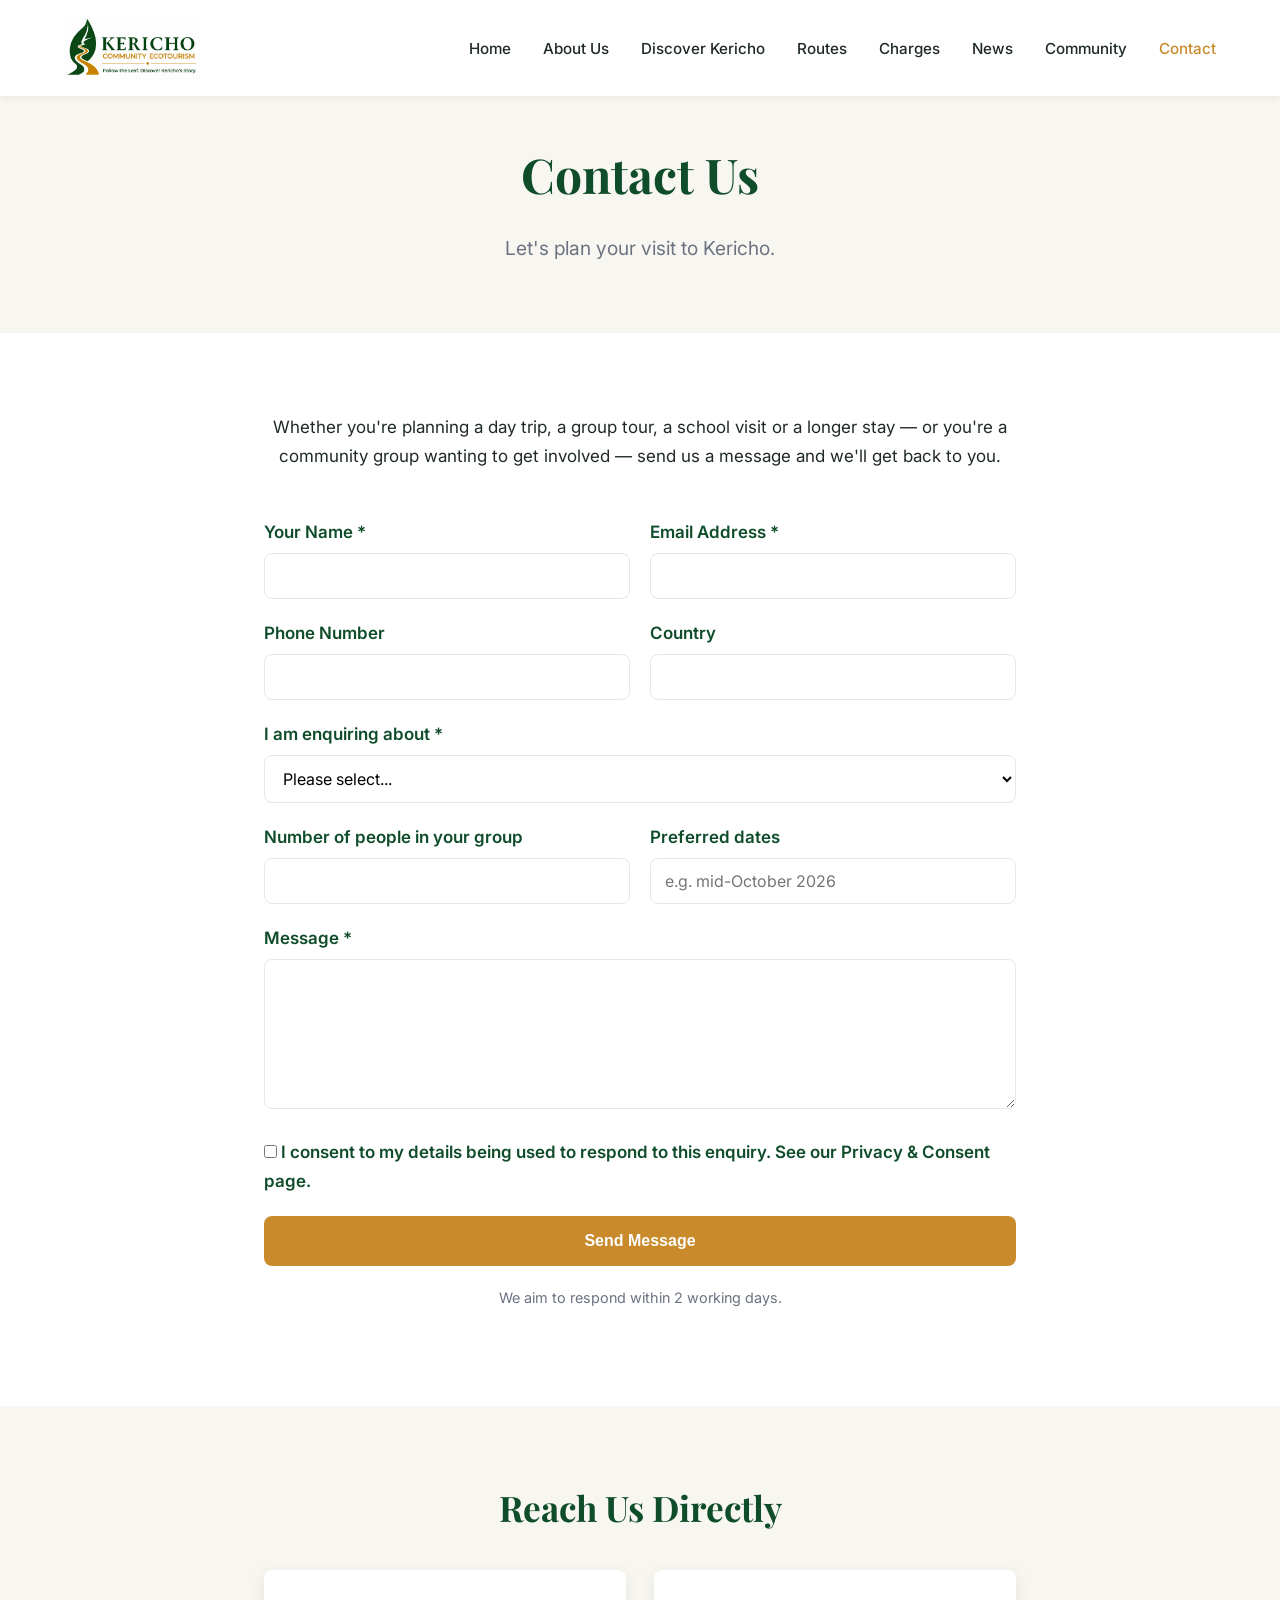
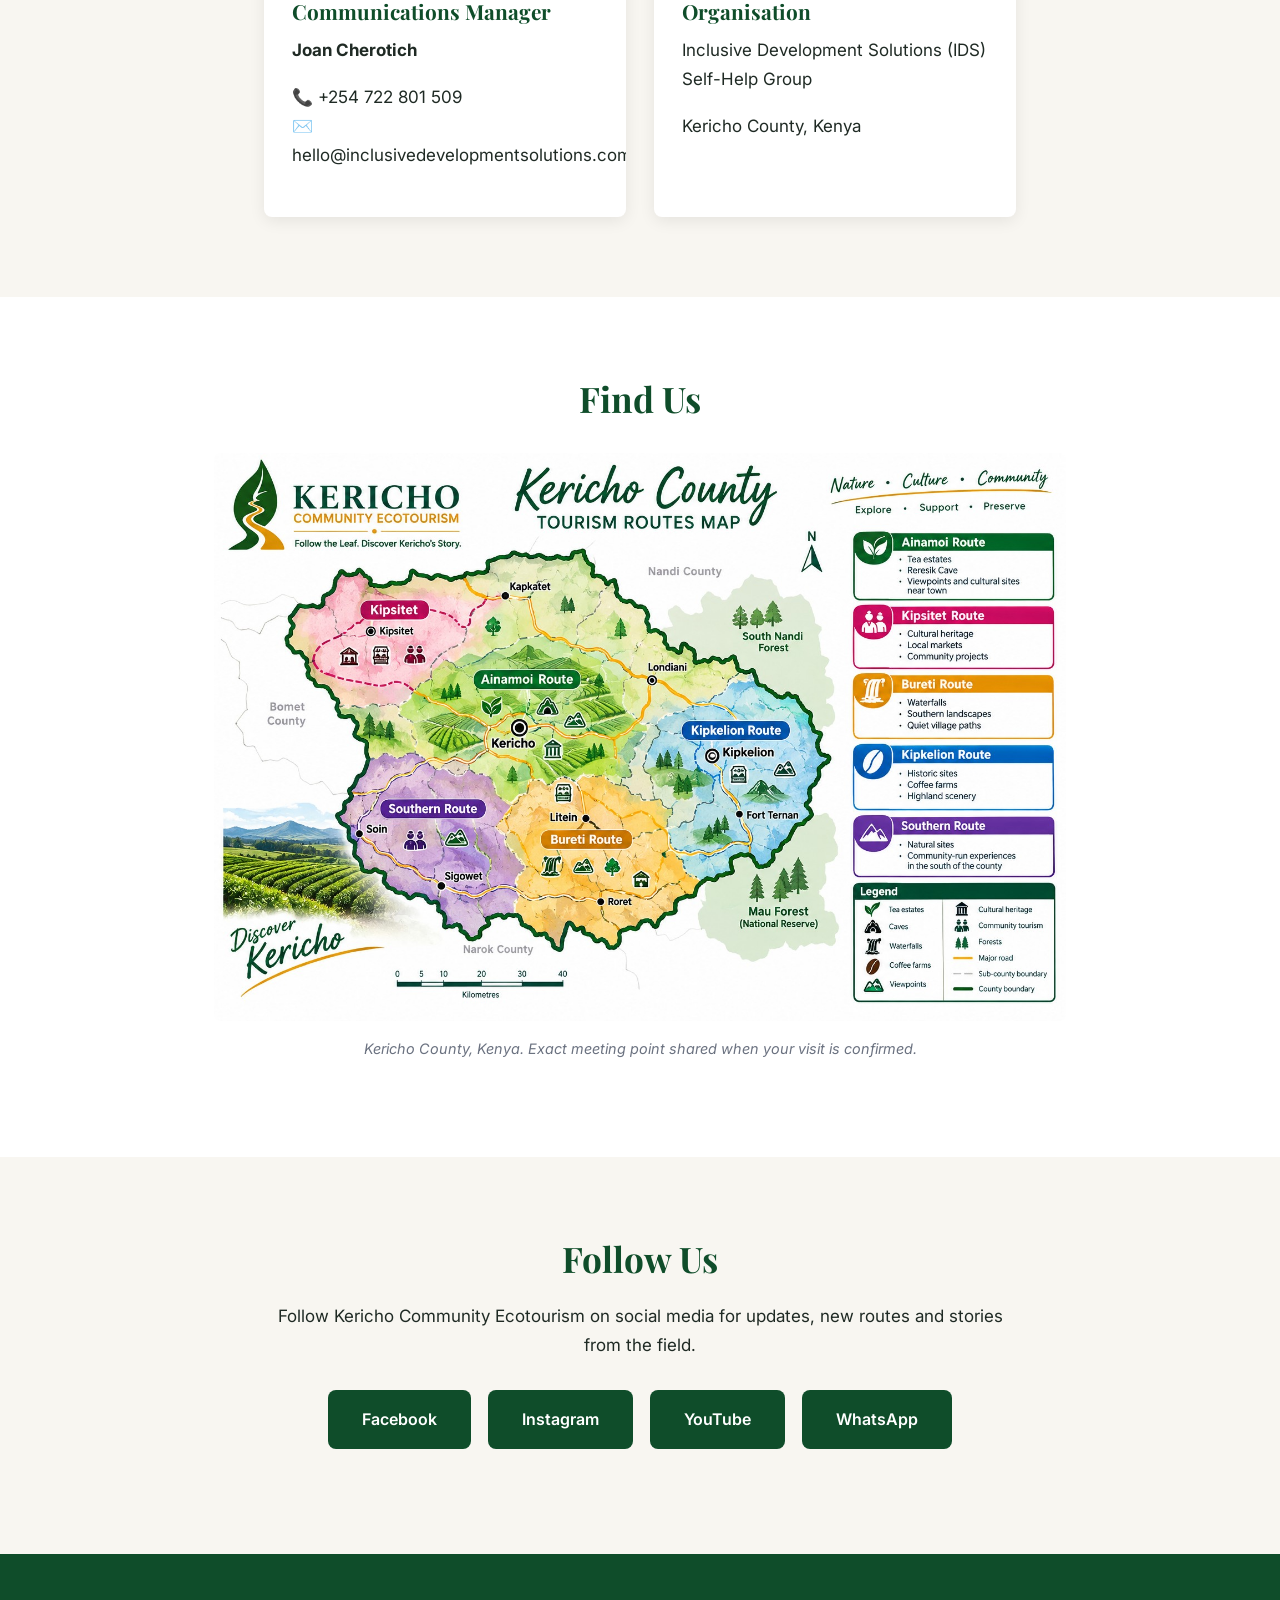
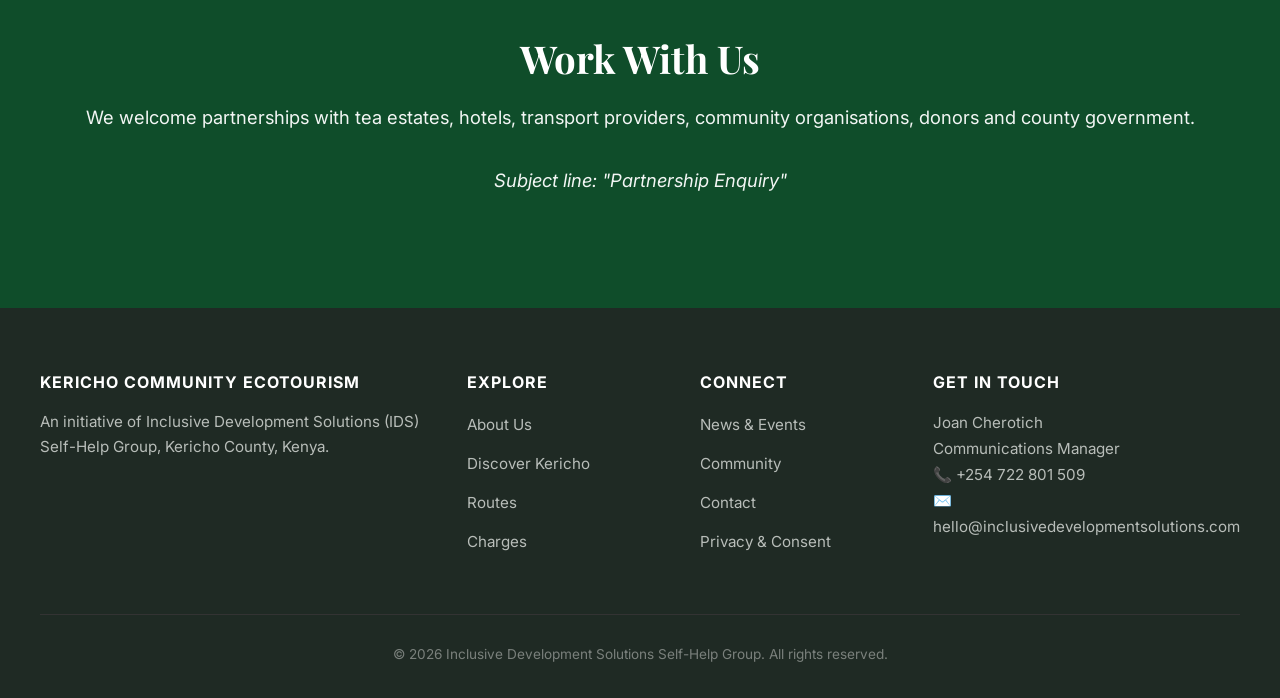
<file: contact.html>
<!DOCTYPE html>
<html lang="en">
<head>
  <meta charset="UTF-8">
  <meta name="viewport" content="width=device-width, initial-scale=1.0">
  <title>Contact Us | Kericho Community Ecotourism</title>
  <meta name="description" content="Get in touch with Kericho Community Ecotourism to plan your visit, request a quote or learn more about our routes and community experiences.">
  <link rel="preconnect" href="https://fonts.googleapis.com">
  <link rel="preconnect" href="https://fonts.gstatic.com" crossorigin>
  <link href="https://fonts.googleapis.com/css2?family=Inter:wght@400;500;600;700&family=Playfair+Display:ital,wght@0,700;1,700&display=swap" rel="stylesheet">
  <link rel="stylesheet" href="css/style.css">
  <style>
    .form-row { margin-bottom: 20px; }
    .form-row label { display: block; font-weight: 600; margin-bottom: 6px; color: var(--tea-green); }
    .form-row input, .form-row select, .form-row textarea {
      width: 100%;
      padding: 12px 14px;
      border: 1px solid var(--light-grey);
      border-radius: var(--radius);
      font-family: var(--font-body);
      font-size: 1rem;
      background: var(--white);
    }
    .form-row input:focus, .form-row select:focus, .form-row textarea:focus {
      outline: none;
      border-color: var(--trail-gold);
      box-shadow: 0 0 0 3px rgba(200,138,43,0.15);
    }
    .form-row textarea { min-height: 150px; resize: vertical; }
    .form-row--half { display: grid; grid-template-columns: 1fr 1fr; gap: 20px; }
    @media (max-width:600px) { .form-row--half { grid-template-columns: 1fr; } }
    .consent-label { display: flex; gap: 10px; align-items: flex-start; font-weight: 400; }
    .consent-label input { width: auto; margin-top: 5px; }
  </style>
</head>
<body>

  <header class="site-header">
    <div class="nav-wrap">
      <a href="index.html" class="nav-logo">
        <img src="images/logo.png" alt="Kericho Community Ecotourism logo">
      </a>
      <button class="nav-toggle" aria-label="Toggle menu" onclick="document.querySelector('.nav-menu').classList.toggle('open')">
        <span></span><span></span><span></span>
      </button>
      <ul class="nav-menu">
        <li><a href="index.html">Home</a></li>
        <li><a href="about.html">About Us</a></li>
        <li><a href="discover.html">Discover Kericho</a></li>
        <li><a href="routes.html">Routes</a></li>
        <li><a href="charges.html">Charges</a></li>
        <li><a href="news.html">News</a></li>
        <li><a href="community.html">Community</a></li>
        <li><a href="contact.html" class="active">Contact</a></li>
      </ul>
    </div>
  </header>

  <section class="section section--alt" style="padding:48px 0; text-align:center;">
    <div class="container">
      <h1>Contact Us</h1>
      <p class="lead">Let's plan your visit to Kericho.</p>
    </div>
  </section>

  <section class="section">
    <div class="container" style="max-width:800px;">

      <p style="text-align:center; margin-bottom:48px;">Whether you're planning a day trip, a group tour, a school visit or a longer stay — or you're a community group wanting to get involved — send us a message and we'll get back to you.</p>

      <form action="https://formspree.io/f/YOUR_FORM_ID" method="POST">
        <div class="form-row form-row--half">
          <div>
            <label for="name">Your Name *</label>
            <input type="text" id="name" name="name" required>
          </div>
          <div>
            <label for="email">Email Address *</label>
            <input type="email" id="email" name="email" required>
          </div>
        </div>

        <div class="form-row form-row--half">
          <div>
            <label for="phone">Phone Number</label>
            <input type="text" id="phone" name="phone">
          </div>
          <div>
            <label for="country">Country</label>
            <input type="text" id="country" name="country">
          </div>
        </div>

        <div class="form-row">
          <label for="subject">I am enquiring about *</label>
          <select id="subject" name="subject" required>
            <option value="">Please select...</option>
            <option>Planning a visit / requesting a quote</option>
            <option>A specific route</option>
            <option>A community group partnership</option>
            <option>Media / press enquiry</option>
            <option>General enquiry</option>
          </select>
        </div>

        <div class="form-row form-row--half">
          <div>
            <label for="group-size">Number of people in your group</label>
            <input type="number" id="group-size" name="group-size" min="1">
          </div>
          <div>
            <label for="dates">Preferred dates</label>
            <input type="text" id="dates" name="dates" placeholder="e.g. mid-October 2026">
          </div>
        </div>

        <div class="form-row">
          <label for="message">Message *</label>
          <textarea id="message" name="message" required></textarea>
        </div>

        <div class="form-row">
          <label class="consent-label">
            <input type="checkbox" name="consent" required>
            <span>I consent to my details being used to respond to this enquiry. See our <a href="privacy.html">Privacy & Consent page</a>.</span>
          </label>
        </div>

        <button type="submit" class="btn btn-primary" style="width:100%;">Send Message</button>
      </form>

      <p style="text-align:center; margin-top:20px; font-size:0.9rem; color:var(--grey);">We aim to respond within 2 working days.</p>

    </div>
  </section>

  <section class="section section--alt">
    <div class="container" style="max-width:800px;">
      <h2 style="text-align:center;">Reach Us Directly</h2>

      <div class="grid grid-2" style="margin-top:40px;">
        <div class="card"><div class="card-body">
          <h3>Communications Manager</h3>
          <p><strong>Joan Cherotich</strong></p>
          <p>📞 +254 722 801 509<br>
          ✉️ hello@inclusivedevelopmentsolutions.com</p>
        </div></div>

        <div class="card"><div class="card-body">
          <h3>Organisation</h3>
          <p>Inclusive Development Solutions (IDS) Self-Help Group</p>
          <p>Kericho County, Kenya</p>
        </div></div>
      </div>
    </div>
  </section>

  <section class="section">
    <div class="container" style="max-width:900px;">
      <h2 style="text-align:center; margin-bottom:32px;">Find Us</h2>
      <img src="images/route-map.jpeg" alt="Map of Kericho County showing ecotourism routes" style="border-radius:8px; width:100%; height:auto;">
      <p style="text-align:center; margin-top:16px; font-size:0.9rem; color:var(--grey);">
        <em>Kericho County, Kenya. Exact meeting point shared when your visit is confirmed.</em>
      </p>
    </div>
  </section>

  <section class="section section--alt">
    <div class="container" style="max-width:800px; text-align:center;">
      <h2>Follow Us</h2>
      <p>Follow Kericho Community Ecotourism on social media for updates, new routes and stories from the field.</p>
      <p style="margin-top:24px;">
        <a href="#" class="btn btn-green" style="margin:6px;">Facebook</a>
        <a href="#" class="btn btn-green" style="margin:6px;">Instagram</a>
        <a href="#" class="btn btn-green" style="margin:6px;">YouTube</a>
        <a href="#" class="btn btn-green" style="margin:6px;">WhatsApp</a>
      </p>
    </div>
  </section>

  <section class="cta-banner">
    <div class="container">
      <h2>Work With Us</h2>
      <p>We welcome partnerships with tea estates, hotels, transport providers, community organisations, donors and county government.</p>
      <p style="margin-top:20px;"><em>Subject line: "Partnership Enquiry"</em></p>
    </div>
  </section>

  <footer class="site-footer">
    <div class="footer-grid">
      <div>
        <h4>Kericho Community Ecotourism</h4>
        <p class="footer-about">An initiative of Inclusive Development Solutions (IDS) Self-Help Group, Kericho County, Kenya.</p>
      </div>
      <div>
        <h4>Explore</h4>
        <ul>
          <li><a href="about.html">About Us</a></li>
          <li><a href="discover.html">Discover Kericho</a></li>
          <li><a href="routes.html">Routes</a></li>
          <li><a href="charges.html">Charges</a></li>
        </ul>
      </div>
      <div>
        <h4>Connect</h4>
        <ul>
          <li><a href="news.html">News & Events</a></li>
          <li><a href="community.html">Community</a></li>
          <li><a href="contact.html">Contact</a></li>
          <li><a href="privacy.html">Privacy & Consent</a></li>
        </ul>
      </div>
      <div>
        <h4>Get in Touch</h4>
        <p style="font-size:0.95rem;">
          Joan Cherotich<br>
          Communications Manager<br>
          📞 +254 722 801 509<br>
          ✉️ hello@inclusivedevelopmentsolutions.com
        </p>
      </div>
    </div>
    <div class="footer-bottom">
      © 2026 Inclusive Development Solutions Self-Help Group. All rights reserved.
    </div>
  </footer>

  <script src="js/main.js"></script>
</body>
</html>
</file>
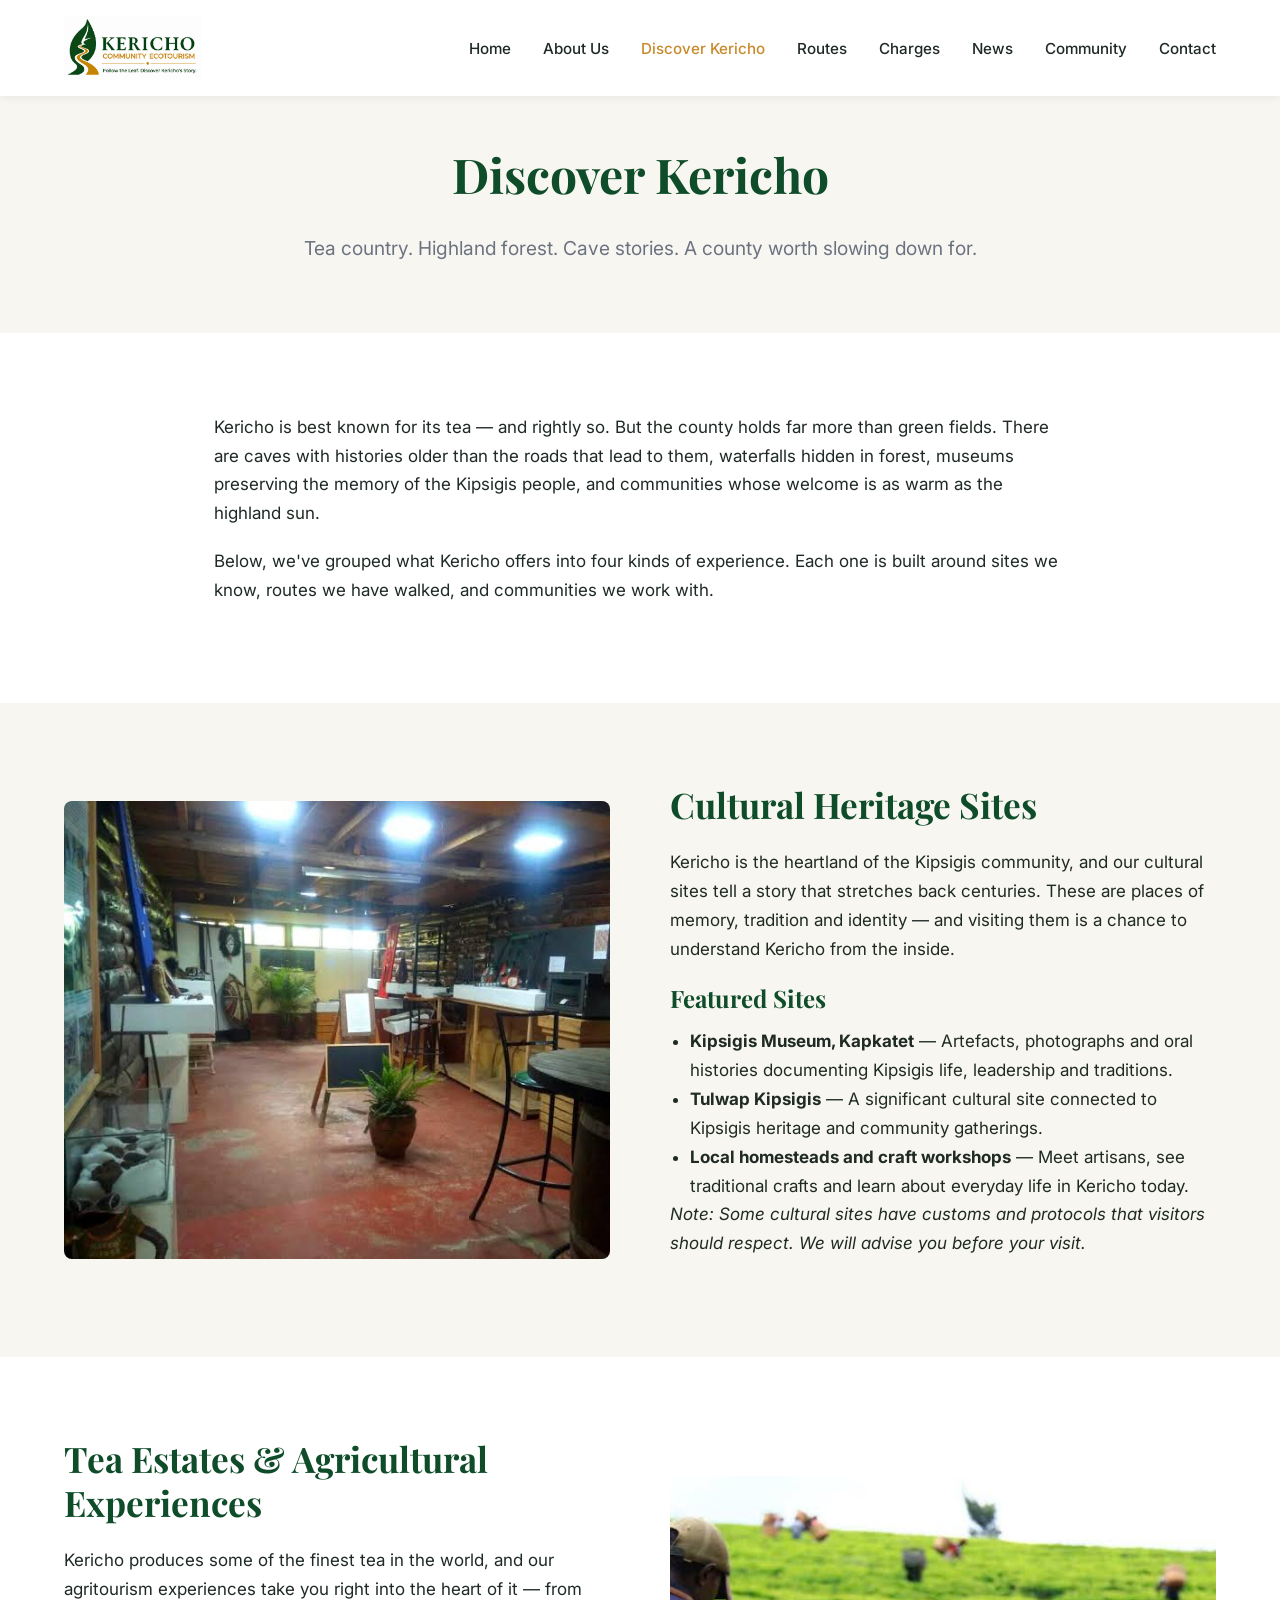
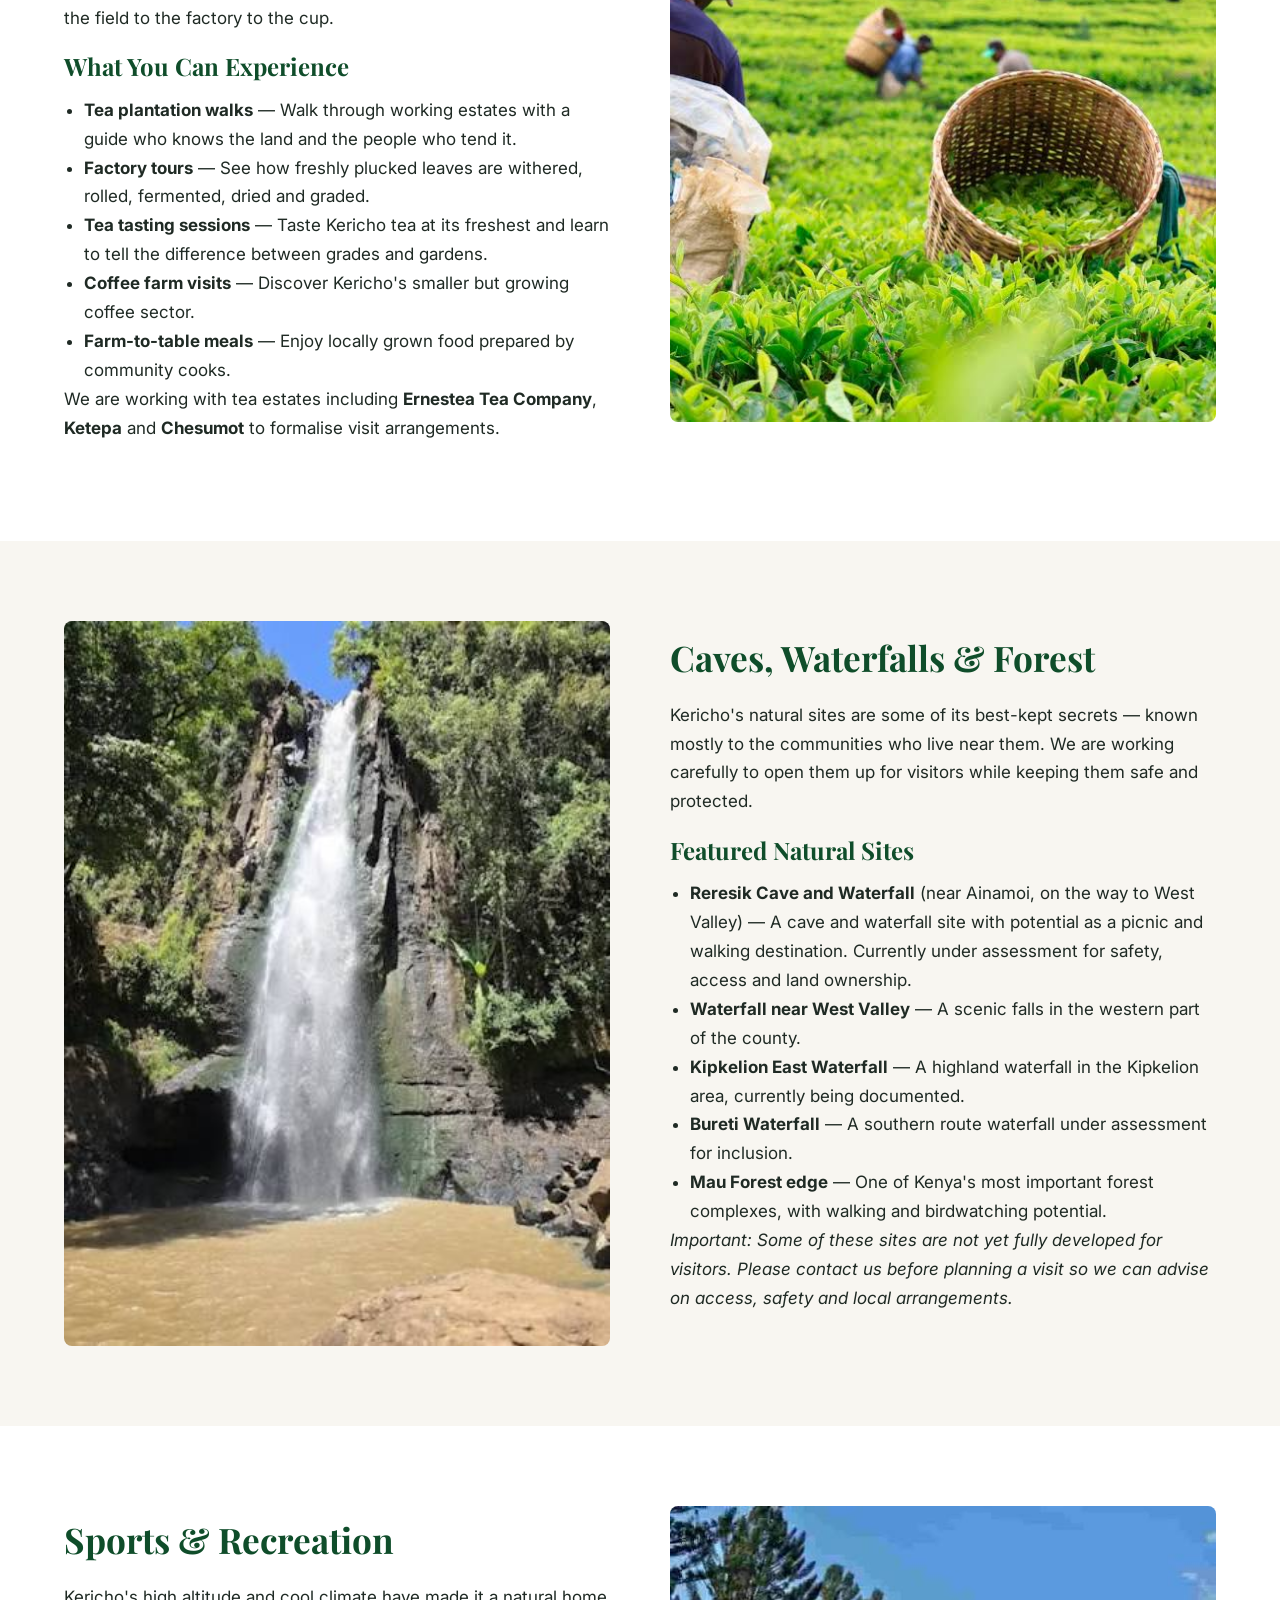
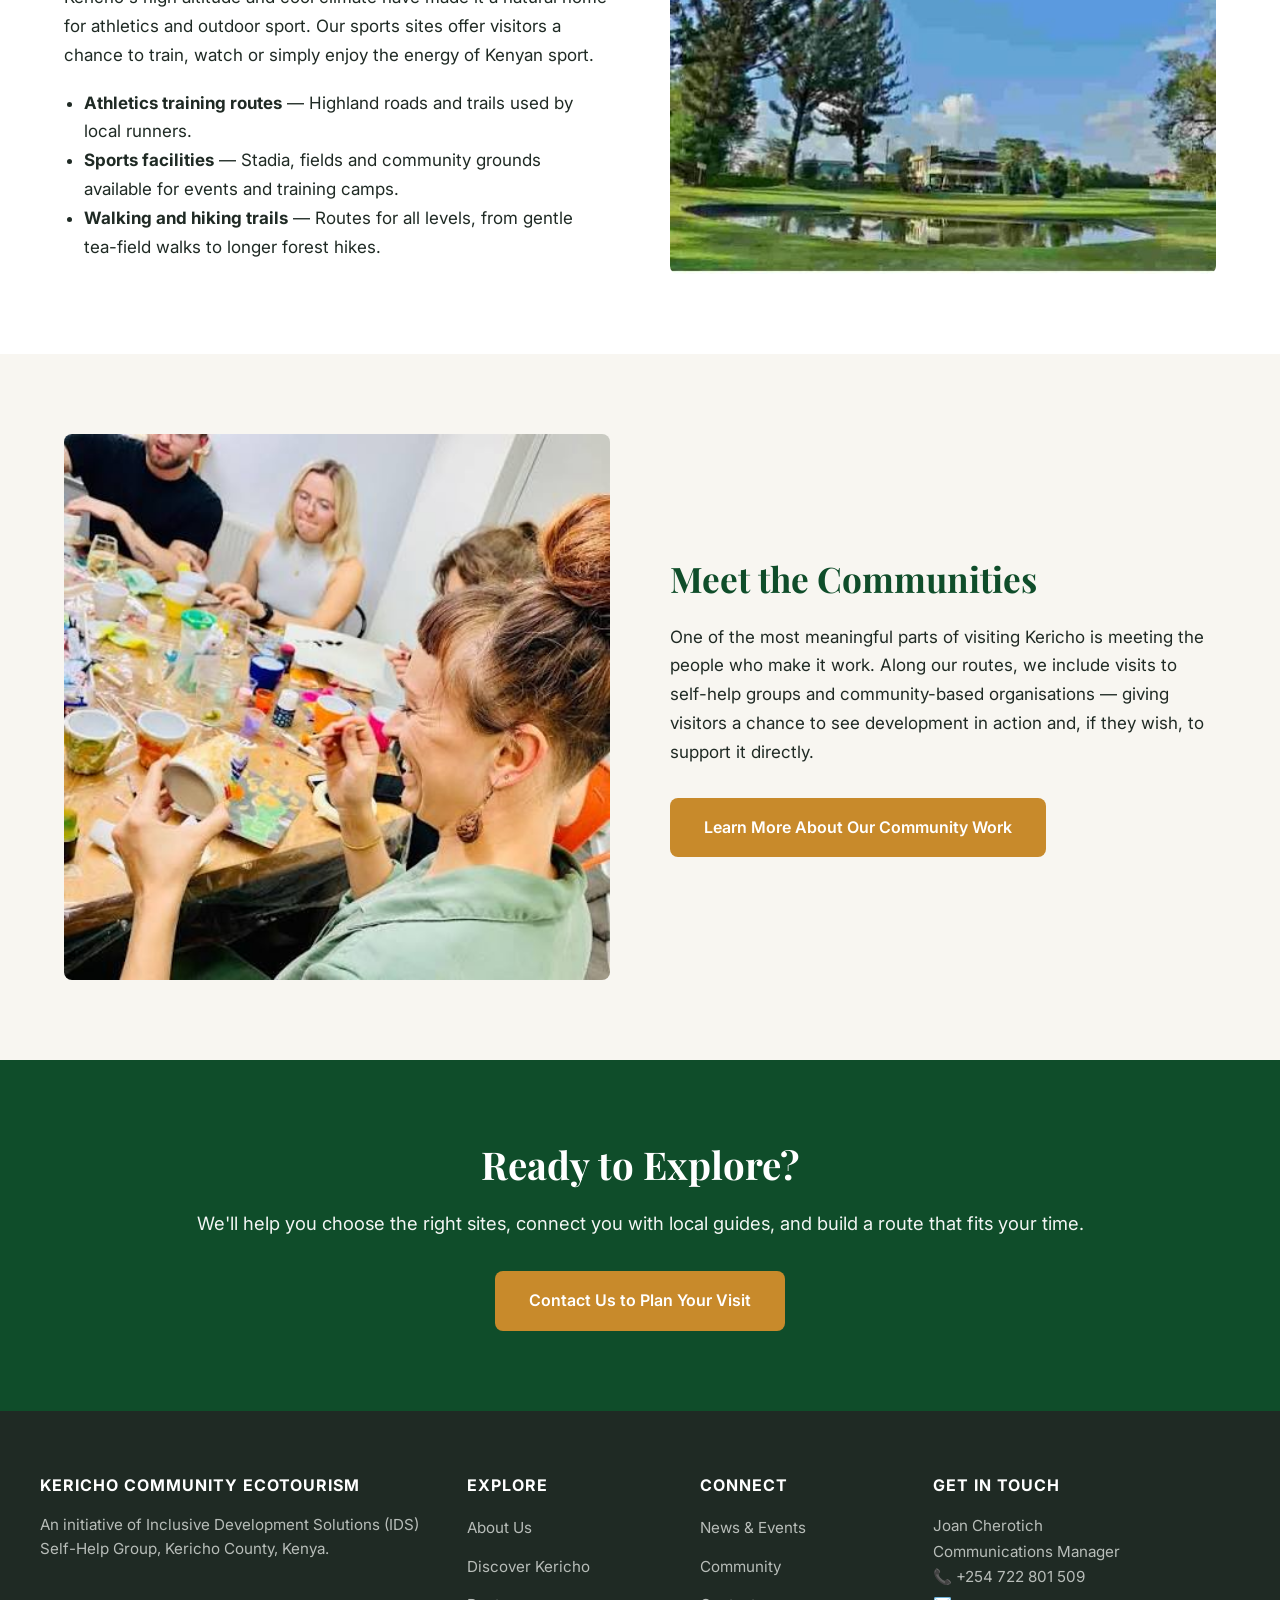
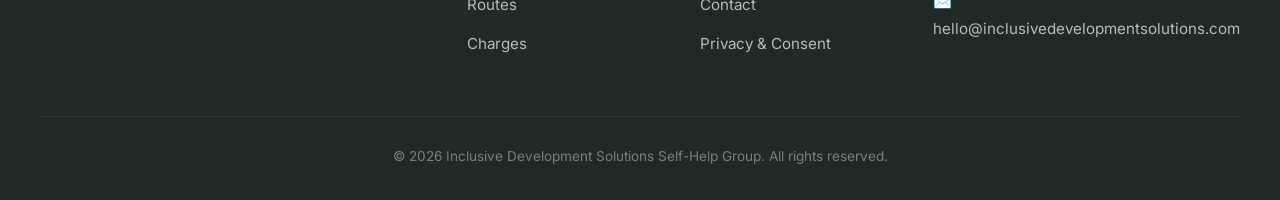
<file: discover.html>
<!DOCTYPE html>
<html lang="en">
<head>
  <meta charset="UTF-8">
  <meta name="viewport" content="width=device-width, initial-scale=1.0">
  <title>Discover Kericho | Cultural Sites, Tea Estates, Waterfalls & More</title>
  <meta name="description" content="Explore Kericho County — tea estates, the Kipsigis Museum, Reresik Cave, waterfalls, Mau Forest and community experiences. Plan your visit with Kericho Community Ecotourism.">
  <link rel="preconnect" href="https://fonts.googleapis.com">
  <link rel="preconnect" href="https://fonts.gstatic.com" crossorigin>
  <link href="https://fonts.googleapis.com/css2?family=Inter:wght@400;500;600;700&family=Playfair+Display:ital,wght@0,700;1,700&display=swap" rel="stylesheet">
  <link rel="stylesheet" href="css/style.css">
</head>
<body>

  <header class="site-header">
    <div class="nav-wrap">
      <a href="index.html" class="nav-logo">
        <img src="images/logo.png" alt="Kericho Community Ecotourism logo">
      </a>
      <button class="nav-toggle" aria-label="Toggle menu" onclick="document.querySelector('.nav-menu').classList.toggle('open')">
        <span></span><span></span><span></span>
      </button>
      <ul class="nav-menu">
        <li><a href="index.html">Home</a></li>
        <li><a href="about.html">About Us</a></li>
        <li><a href="discover.html" class="active">Discover Kericho</a></li>
        <li><a href="routes.html">Routes</a></li>
        <li><a href="charges.html">Charges</a></li>
        <li><a href="news.html">News</a></li>
        <li><a href="community.html">Community</a></li>
        <li><a href="contact.html">Contact</a></li>
      </ul>
    </div>
  </header>

  <section class="section section--alt" style="padding:48px 0; text-align:center;">
    <div class="container">
      <h1>Discover Kericho</h1>
      <p class="lead">Tea country. Highland forest. Cave stories. A county worth slowing down for.</p>
    </div>
  </section>

  <section class="section">
    <div class="container" style="max-width:900px;">
      <p>Kericho is best known for its tea — and rightly so. But the county holds far more than green fields. There are caves with histories older than the roads that lead to them, waterfalls hidden in forest, museums preserving the memory of the Kipsigis people, and communities whose welcome is as warm as the highland sun.</p>
      <p>Below, we've grouped what Kericho offers into four kinds of experience. Each one is built around sites we know, routes we have walked, and communities we work with.</p>
    </div>
  </section>

  <!-- CULTURAL -->
  <section class="section section--alt">
    <div class="container">
      <div class="grid grid-2" style="align-items:center; gap:60px;">
        <div>
          <img src="images/kipsigis.jpeg" alt="Kipsigis cultural heritage site in Kericho County" style="border-radius:8px; width:100%; height:auto;">
        </div>
        <div>
          <h2>Cultural Heritage Sites</h2>
          <p>Kericho is the heartland of the Kipsigis community, and our cultural sites tell a story that stretches back centuries. These are places of memory, tradition and identity — and visiting them is a chance to understand Kericho from the inside.</p>
          <h3>Featured Sites</h3>
          <ul style="padding-left:20px;">
            <li><strong>Kipsigis Museum, Kapkatet</strong> — Artefacts, photographs and oral histories documenting Kipsigis life, leadership and traditions.</li>
            <li><strong>Tulwap Kipsigis</strong> — A significant cultural site connected to Kipsigis heritage and community gatherings.</li>
            <li><strong>Local homesteads and craft workshops</strong> — Meet artisans, see traditional crafts and learn about everyday life in Kericho today.</li>
          </ul>
          <p><em>Note: Some cultural sites have customs and protocols that visitors should respect. We will advise you before your visit.</em></p>
        </div>
      </div>
    </div>
  </section>

  <!-- TEA -->
  <section class="section">
    <div class="container">
      <div class="grid grid-2" style="align-items:center; gap:60px;">
        <div>
          <h2>Tea Estates & Agricultural Experiences</h2>
          <p>Kericho produces some of the finest tea in the world, and our agritourism experiences take you right into the heart of it — from the field to the factory to the cup.</p>
          <h3>What You Can Experience</h3>
          <ul style="padding-left:20px;">
            <li><strong>Tea plantation walks</strong> — Walk through working estates with a guide who knows the land and the people who tend it.</li>
            <li><strong>Factory tours</strong> — See how freshly plucked leaves are withered, rolled, fermented, dried and graded.</li>
            <li><strong>Tea tasting sessions</strong> — Taste Kericho tea at its freshest and learn to tell the difference between grades and gardens.</li>
            <li><strong>Coffee farm visits</strong> — Discover Kericho's smaller but growing coffee sector.</li>
            <li><strong>Farm-to-table meals</strong> — Enjoy locally grown food prepared by community cooks.</li>
          </ul>
          <p>We are working with tea estates including <strong>Ernestea Tea Company</strong>, <strong>Ketepa</strong> and <strong>Chesumot</strong> to formalise visit arrangements.</p>
        </div>
        <div>
          <img src="images/estate.jpeg" alt="Tea estate in Kericho County" style="border-radius:8px; width:100%; height:auto;">
        </div>
      </div>
    </div>
  </section>

  <!-- NATURAL -->
  <section class="section section--alt">
    <div class="container">
      <div class="grid grid-2" style="align-items:center; gap:60px;">
        <div>
          <img src="images/waterfall.jpeg" alt="Waterfall in Kericho County" style="border-radius:8px; width:100%; height:auto;">
        </div>
        <div>
          <h2>Caves, Waterfalls & Forest</h2>
          <p>Kericho's natural sites are some of its best-kept secrets — known mostly to the communities who live near them. We are working carefully to open them up for visitors while keeping them safe and protected.</p>
          <h3>Featured Natural Sites</h3>
          <ul style="padding-left:20px;">
            <li><strong>Reresik Cave and Waterfall</strong> (near Ainamoi, on the way to West Valley) — A cave and waterfall site with potential as a picnic and walking destination. Currently under assessment for safety, access and land ownership.</li>
            <li><strong>Waterfall near West Valley</strong> — A scenic falls in the western part of the county.</li>
            <li><strong>Kipkelion East Waterfall</strong> — A highland waterfall in the Kipkelion area, currently being documented.</li>
            <li><strong>Bureti Waterfall</strong> — A southern route waterfall under assessment for inclusion.</li>
            <li><strong>Mau Forest edge</strong> — One of Kenya's most important forest complexes, with walking and birdwatching potential.</li>
          </ul>
          <p><em>Important: Some of these sites are not yet fully developed for visitors. Please contact us before planning a visit so we can advise on access, safety and local arrangements.</em></p>
        </div>
      </div>
    </div>
  </section>

  <!-- SPORTS -->
  <section class="section">
    <div class="container">
      <div class="grid grid-2" style="align-items:center; gap:60px;">
        <div>
          <h2>Sports & Recreation</h2>
          <p>Kericho's high altitude and cool climate have made it a natural home for athletics and outdoor sport. Our sports sites offer visitors a chance to train, watch or simply enjoy the energy of Kenyan sport.</p>
          <ul style="padding-left:20px;">
            <li><strong>Athletics training routes</strong> — Highland roads and trails used by local runners.</li>
            <li><strong>Sports facilities</strong> — Stadia, fields and community grounds available for events and training camps.</li>
            <li><strong>Walking and hiking trails</strong> — Routes for all levels, from gentle tea-field walks to longer forest hikes.</li>
          </ul>
        </div>
        <div>
          <img src="images/facililty.jpeg" alt="Sports and recreation in Kericho County" style="border-radius:8px; width:100%; height:auto;">
        </div>
      </div>
    </div>
  </section>

  <!-- COMMUNITY -->
  <section class="section section--alt">
    <div class="container">
      <div class="grid grid-2" style="align-items:center; gap:60px;">
        <div>
          <img src="images/self.jpeg" alt="Community self-help group in Kericho County" style="border-radius:8px; width:100%; height:auto;">
        </div>
        <div>
          <h2>Meet the Communities</h2>
          <p>One of the most meaningful parts of visiting Kericho is meeting the people who make it work. Along our routes, we include visits to self-help groups and community-based organisations — giving visitors a chance to see development in action and, if they wish, to support it directly.</p>
          <a href="community.html" class="btn btn-primary" style="margin-top:12px;">Learn More About Our Community Work</a>
        </div>
      </div>
    </div>
  </section>

  <section class="cta-banner">
    <div class="container">
      <h2>Ready to Explore?</h2>
      <p>We'll help you choose the right sites, connect you with local guides, and build a route that fits your time.</p>
      <a href="contact.html" class="btn btn-primary">Contact Us to Plan Your Visit</a>
    </div>
  </section>

  <footer class="site-footer">
    <div class="footer-grid">
      <div>
        <h4>Kericho Community Ecotourism</h4>
        <p class="footer-about">An initiative of Inclusive Development Solutions (IDS) Self-Help Group, Kericho County, Kenya.</p>
      </div>
      <div>
        <h4>Explore</h4>
        <ul>
          <li><a href="about.html">About Us</a></li>
          <li><a href="discover.html">Discover Kericho</a></li>
          <li><a href="routes.html">Routes</a></li>
          <li><a href="charges.html">Charges</a></li>
        </ul>
      </div>
      <div>
        <h4>Connect</h4>
        <ul>
          <li><a href="news.html">News & Events</a></li>
          <li><a href="community.html">Community</a></li>
          <li><a href="contact.html">Contact</a></li>
          <li><a href="privacy.html">Privacy & Consent</a></li>
        </ul>
      </div>
      <div>
        <h4>Get in Touch</h4>
        <p style="font-size:0.95rem;">
          Joan Cherotich<br>
          Communications Manager<br>
          📞 +254 722 801 509<br>
          ✉️ hello@inclusivedevelopmentsolutions.com
        </p>
      </div>
    </div>
    <div class="footer-bottom">
      © 2026 Inclusive Development Solutions Self-Help Group. All rights reserved.
    </div>
  </footer>

  <script src="js/main.js"></script>
</body>
</html>
</file>
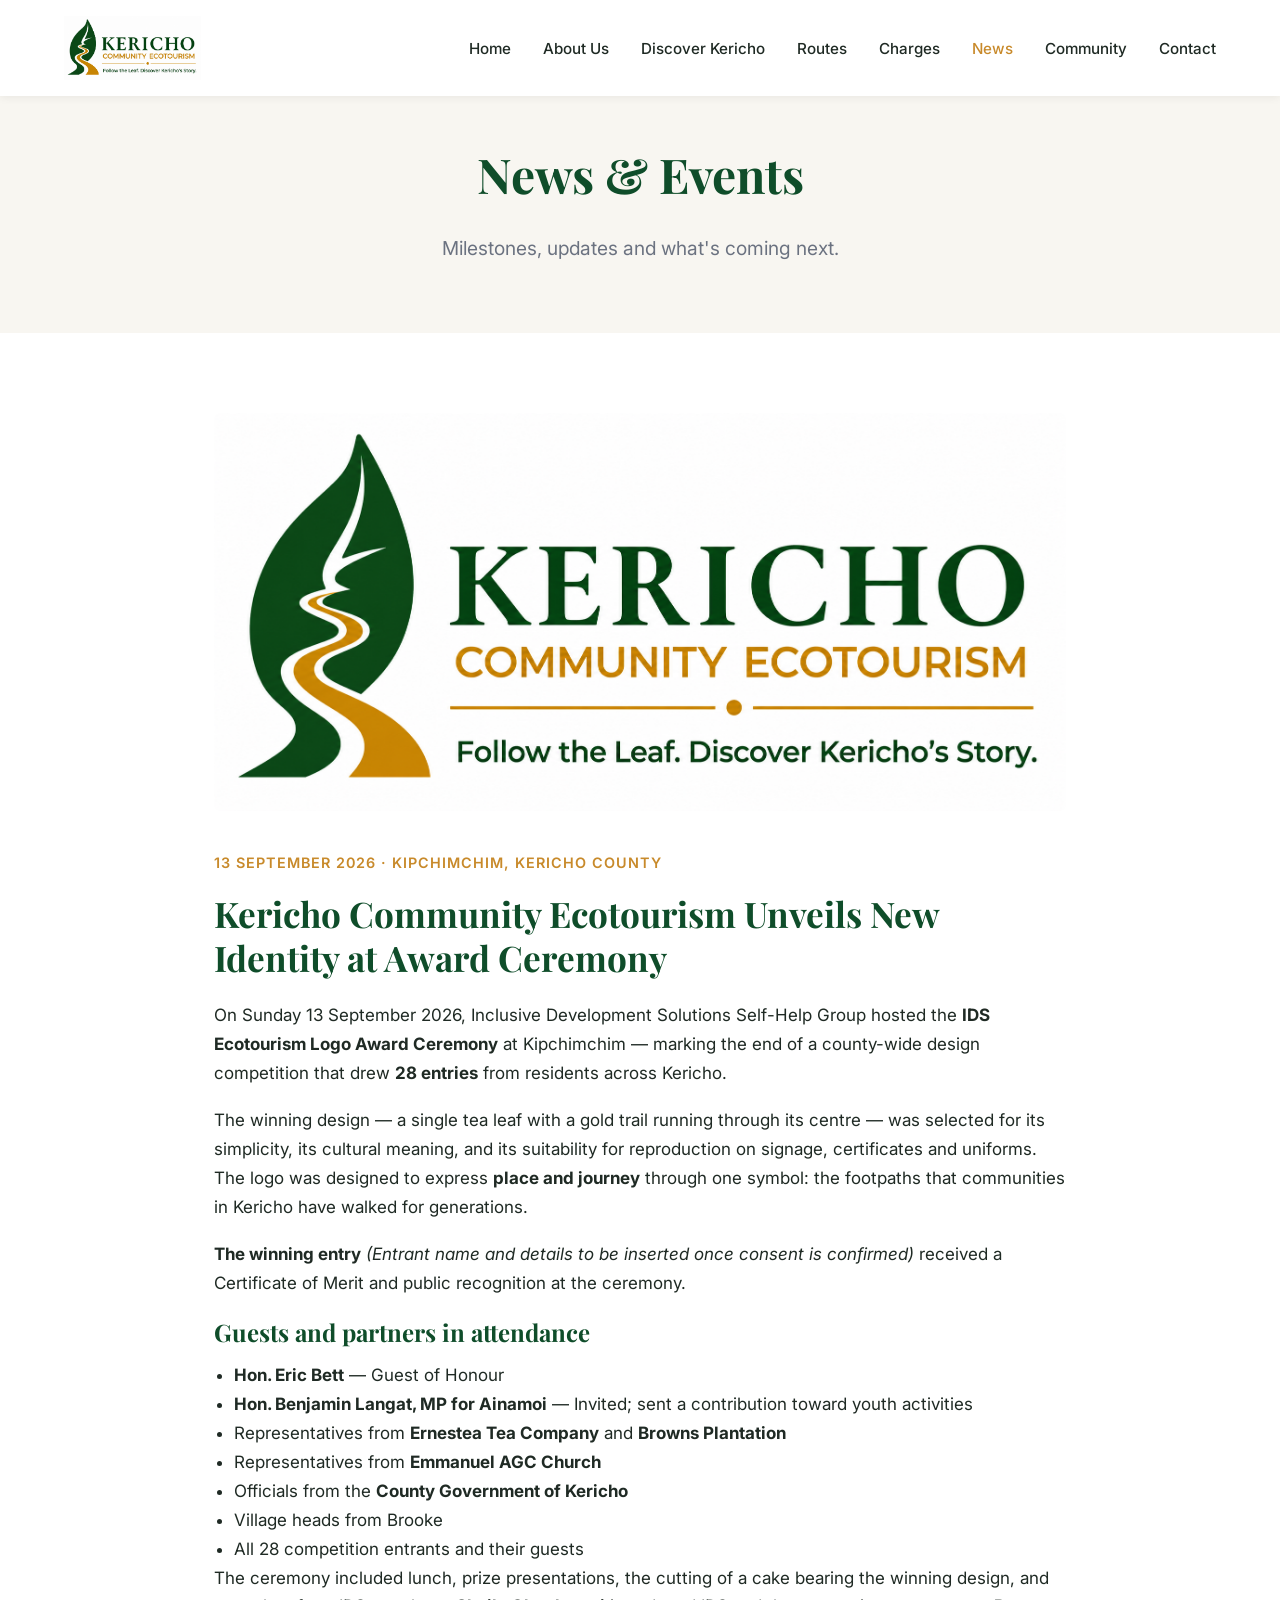
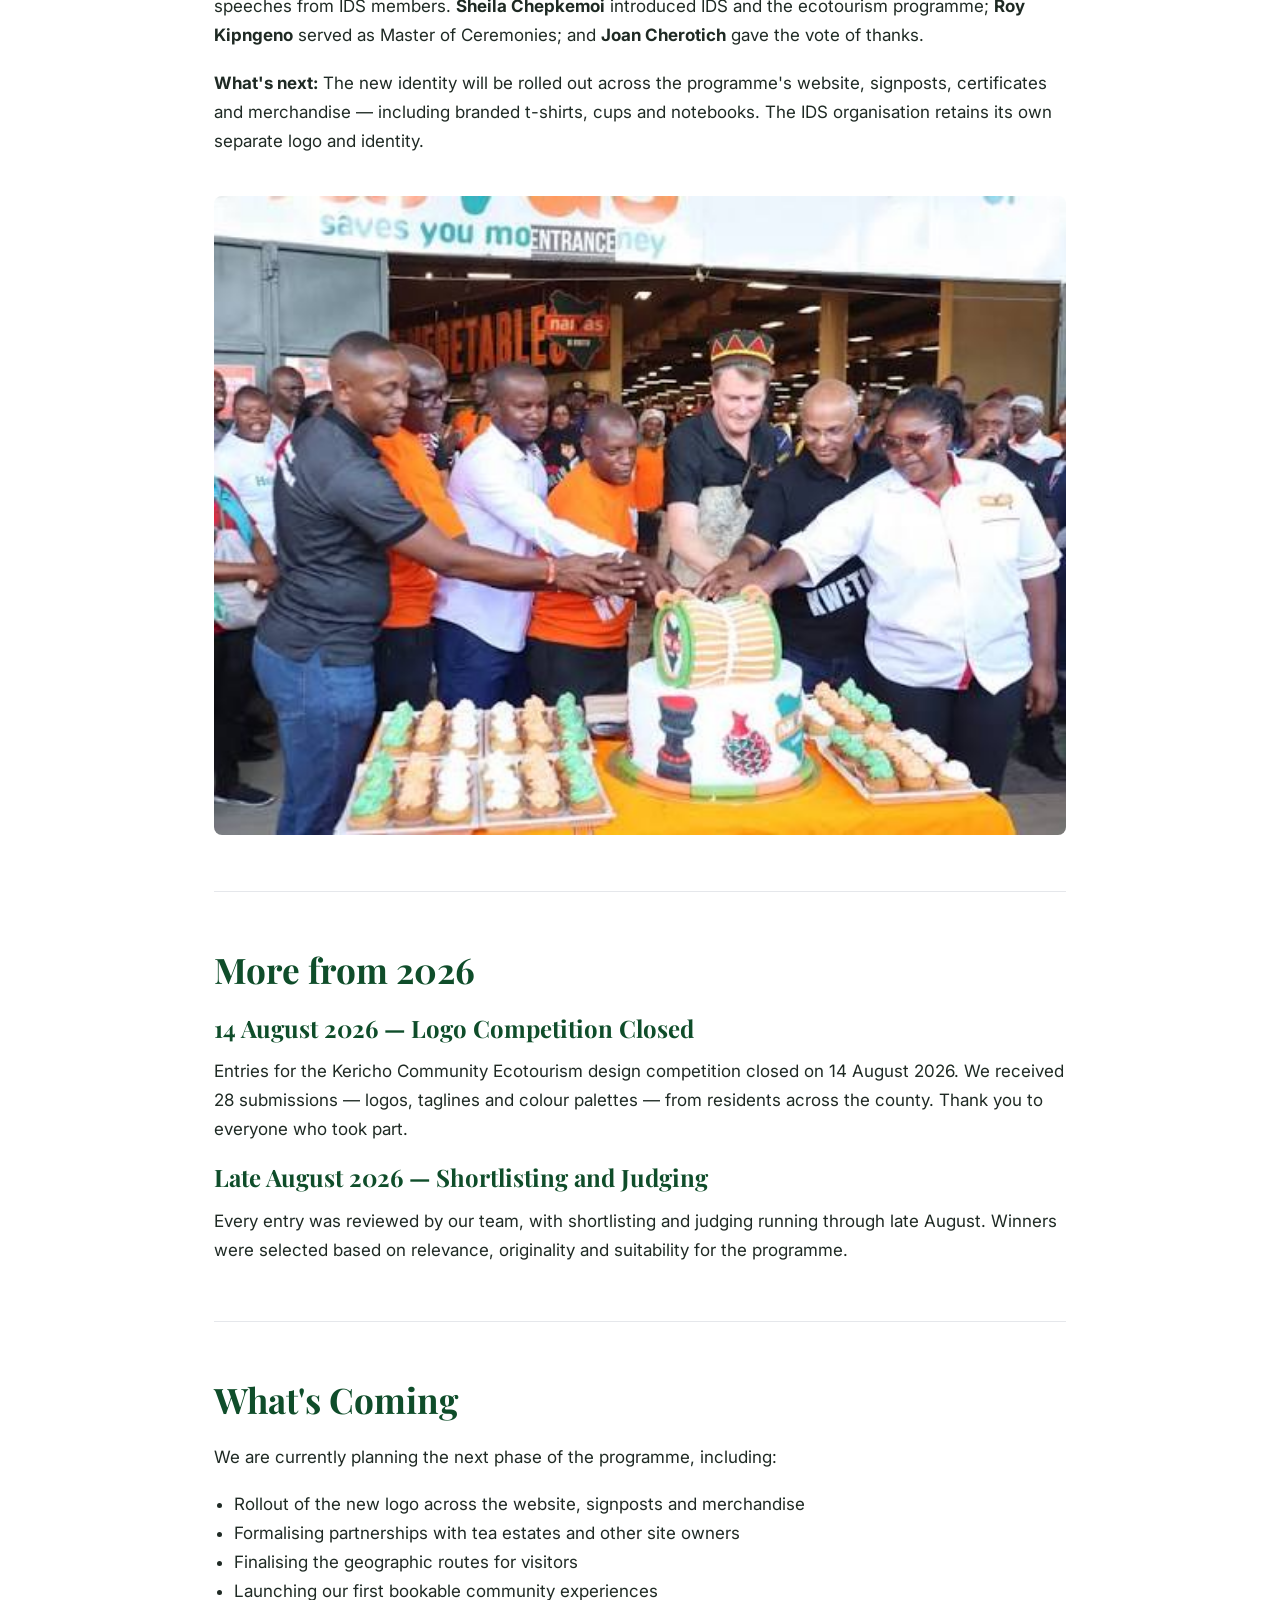
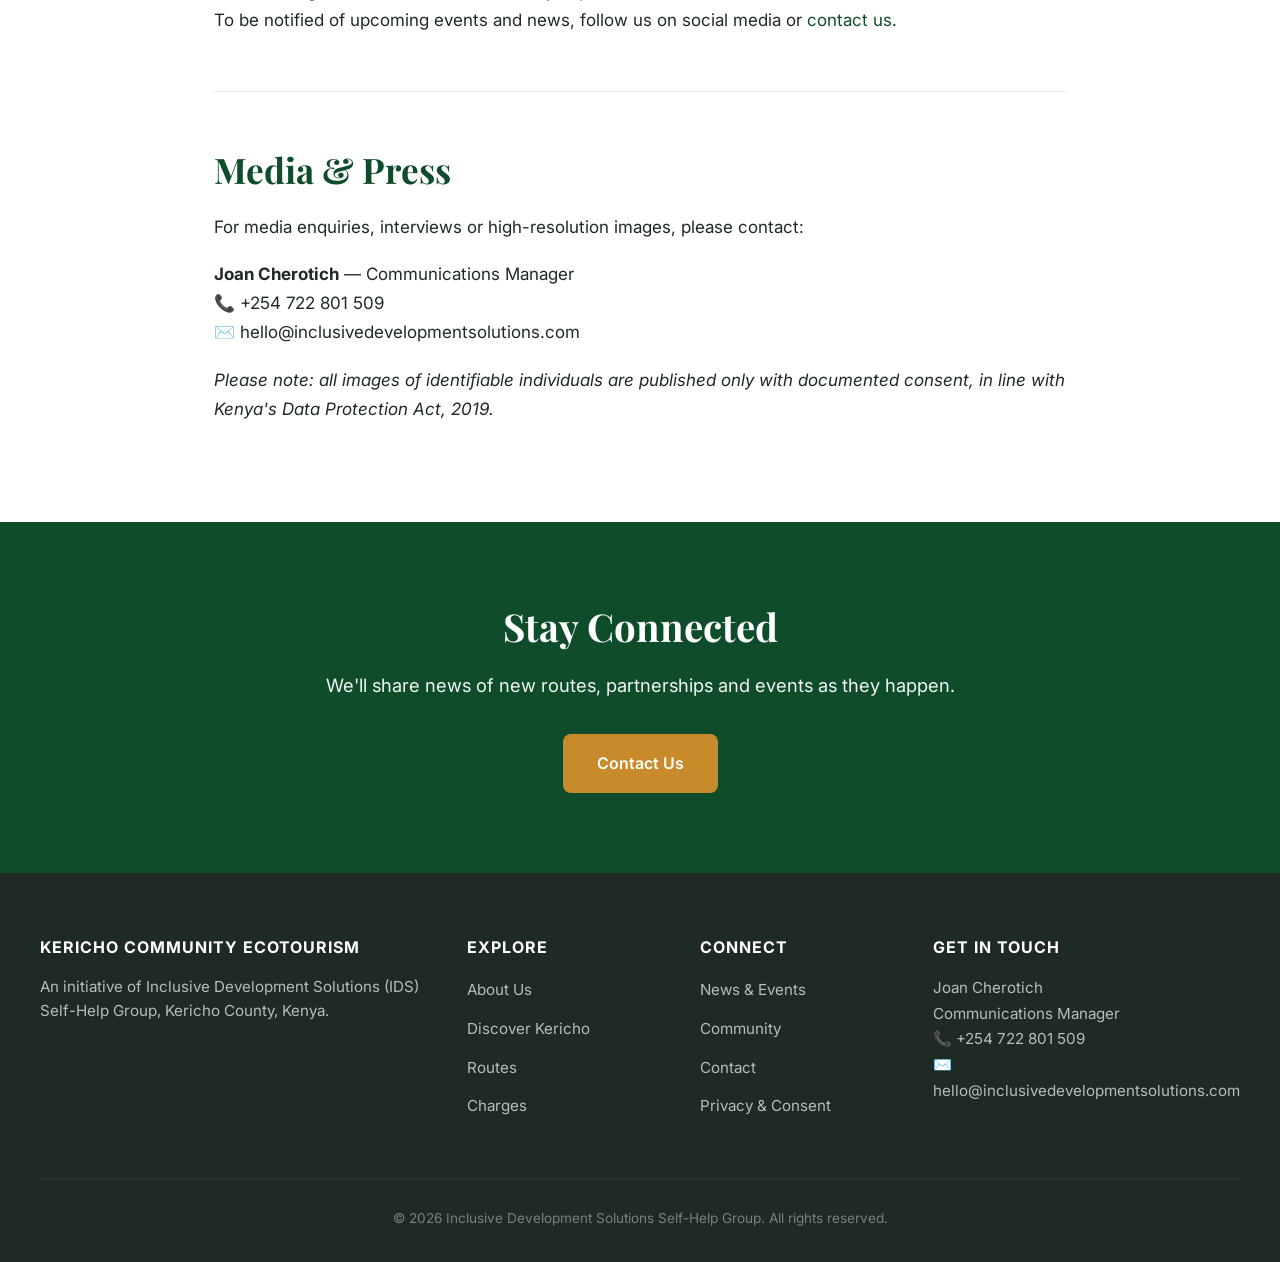
<file: news.html>
<!DOCTYPE html>
<html lang="en">
<head>
  <meta charset="UTF-8">
  <meta name="viewport" content="width=device-width, initial-scale=1.0">
  <title>News & Events | Kericho Community Ecotourism</title>
  <meta name="description" content="Read the latest news from Kericho Community Ecotourism — including our logo competition, award ceremony, and upcoming events.">
  <link rel="preconnect" href="https://fonts.googleapis.com">
  <link rel="preconnect" href="https://fonts.gstatic.com" crossorigin>
  <link href="https://fonts.googleapis.com/css2?family=Inter:wght@400;500;600;700&family=Playfair+Display:ital,wght@0,700;1,700&display=swap" rel="stylesheet">
  <link rel="stylesheet" href="css/style.css">
</head>
<body>

  <header class="site-header">
    <div class="nav-wrap">
      <a href="index.html" class="nav-logo">
        <img src="images/logo.png" alt="Kericho Community Ecotourism logo">
      </a>
      <button class="nav-toggle" aria-label="Toggle menu" onclick="document.querySelector('.nav-menu').classList.toggle('open')">
        <span></span><span></span><span></span>
      </button>
      <ul class="nav-menu">
        <li><a href="index.html">Home</a></li>
        <li><a href="about.html">About Us</a></li>
        <li><a href="discover.html">Discover Kericho</a></li>
        <li><a href="routes.html">Routes</a></li>
        <li><a href="charges.html">Charges</a></li>
        <li><a href="news.html" class="active">News</a></li>
        <li><a href="community.html">Community</a></li>
        <li><a href="contact.html">Contact</a></li>
      </ul>
    </div>
  </header>

  <section class="section section--alt" style="padding:48px 0; text-align:center;">
    <div class="container">
      <h1>News & Events</h1>
      <p class="lead">Milestones, updates and what's coming next.</p>
    </div>
  </section>

  <section class="section">
    <div class="container" style="max-width:900px;">

      <!-- WINNING LOGO PHOTO -->
      <img src="images/logo.png" alt="The winning Kericho Community Ecotourism logo" style="border-radius:8px; width:100%; height:auto; margin-bottom:40px;">

      <p style="color:var(--trail-gold); font-weight:600; font-size:0.9rem; letter-spacing:1px; text-transform:uppercase;">13 September 2026 · Kipchimchim, Kericho County</p>
      <h2>Kericho Community Ecotourism Unveils New Identity at Award Ceremony</h2>

      <p>On Sunday 13 September 2026, Inclusive Development Solutions Self-Help Group hosted the <strong>IDS Ecotourism Logo Award Ceremony</strong> at Kipchimchim — marking the end of a county-wide design competition that drew <strong>28 entries</strong> from residents across Kericho.</p>

      <p>The winning design — a single tea leaf with a gold trail running through its centre — was selected for its simplicity, its cultural meaning, and its suitability for reproduction on signage, certificates and uniforms. The logo was designed to express <strong>place and journey</strong> through one symbol: the footpaths that communities in Kericho have walked for generations.</p>

      <p><strong>The winning entry</strong> <em>(Entrant name and details to be inserted once consent is confirmed)</em> received a Certificate of Merit and public recognition at the ceremony.</p>

      <h3>Guests and partners in attendance</h3>
      <ul style="padding-left:20px;">
        <li><strong>Hon. Eric Bett</strong> — Guest of Honour</li>
        <li><strong>Hon. Benjamin Langat, MP for Ainamoi</strong> — Invited; sent a contribution toward youth activities</li>
        <li>Representatives from <strong>Ernestea Tea Company</strong> and <strong>Browns Plantation</strong></li>
        <li>Representatives from <strong>Emmanuel AGC Church</strong></li>
        <li>Officials from the <strong>County Government of Kericho</strong></li>
        <li>Village heads from Brooke</li>
        <li>All 28 competition entrants and their guests</li>
      </ul>

      <p>The ceremony included lunch, prize presentations, the cutting of a cake bearing the winning design, and speeches from IDS members. <strong>Sheila Chepkemoi</strong> introduced IDS and the ecotourism programme; <strong>Roy Kipngeno</strong> served as Master of Ceremonies; and <strong>Joan Cherotich</strong> gave the vote of thanks.</p>

      <p><strong>What's next:</strong> The new identity will be rolled out across the programme's website, signposts, certificates and merchandise — including branded t-shirts, cups and notebooks. The IDS organisation retains its own separate logo and identity.</p>

      <!-- CAKE / EVENT PHOTO -->
      <img src="images/cake.jpeg" alt="Scenes from the IDS Ecotourism Logo Award Ceremony" style="border-radius:8px; width:100%; height:auto; margin:40px 0;">

      <hr style="margin:56px 0; border:none; border-top:1px solid var(--light-grey);">

      <h2>More from 2026</h2>

      <h3>14 August 2026 — Logo Competition Closed</h3>
      <p>Entries for the Kericho Community Ecotourism design competition closed on 14 August 2026. We received 28 submissions — logos, taglines and colour palettes — from residents across the county. Thank you to everyone who took part.</p>

      <h3>Late August 2026 — Shortlisting and Judging</h3>
      <p>Every entry was reviewed by our team, with shortlisting and judging running through late August. Winners were selected based on relevance, originality and suitability for the programme.</p>

      <hr style="margin:56px 0; border:none; border-top:1px solid var(--light-grey);">

      <h2>What's Coming</h2>
      <p>We are currently planning the next phase of the programme, including:</p>
      <ul style="padding-left:20px;">
        <li>Rollout of the new logo across the website, signposts and merchandise</li>
        <li>Formalising partnerships with tea estates and other site owners</li>
        <li>Finalising the geographic routes for visitors</li>
        <li>Launching our first bookable community experiences</li>
      </ul>
      <p>To be notified of upcoming events and news, follow us on social media or <a href="contact.html">contact us</a>.</p>

      <hr style="margin:56px 0; border:none; border-top:1px solid var(--light-grey);">

      <h2>Media & Press</h2>
      <p>For media enquiries, interviews or high-resolution images, please contact:</p>
      <p>
        <strong>Joan Cherotich</strong> — Communications Manager<br>
        📞 +254 722 801 509<br>
        ✉️ hello@inclusivedevelopmentsolutions.com
      </p>
      <p><em>Please note: all images of identifiable individuals are published only with documented consent, in line with Kenya's Data Protection Act, 2019.</em></p>

    </div>
  </section>

  <section class="cta-banner">
    <div class="container">
      <h2>Stay Connected</h2>
      <p>We'll share news of new routes, partnerships and events as they happen.</p>
      <a href="contact.html" class="btn btn-primary">Contact Us</a>
    </div>
  </section>

  <footer class="site-footer">
    <div class="footer-grid">
      <div>
        <h4>Kericho Community Ecotourism</h4>
        <p class="footer-about">An initiative of Inclusive Development Solutions (IDS) Self-Help Group, Kericho County, Kenya.</p>
      </div>
      <div>
        <h4>Explore</h4>
        <ul>
          <li><a href="about.html">About Us</a></li>
          <li><a href="discover.html">Discover Kericho</a></li>
          <li><a href="routes.html">Routes</a></li>
          <li><a href="charges.html">Charges</a></li>
        </ul>
      </div>
      <div>
        <h4>Connect</h4>
        <ul>
          <li><a href="news.html">News & Events</a></li>
          <li><a href="community.html">Community</a></li>
          <li><a href="contact.html">Contact</a></li>
          <li><a href="privacy.html">Privacy & Consent</a></li>
        </ul>
      </div>
      <div>
        <h4>Get in Touch</h4>
        <p style="font-size:0.95rem;">
          Joan Cherotich<br>
          Communications Manager<br>
          📞 +254 722 801 509<br>
          ✉️ hello@inclusivedevelopmentsolutions.com
        </p>
      </div>
    </div>
    <div class="footer-bottom">
      © 2026 Inclusive Development Solutions Self-Help Group. All rights reserved.
    </div>
  </footer>

  <script src="js/main.js"></script>
</body>
</html>
</file>
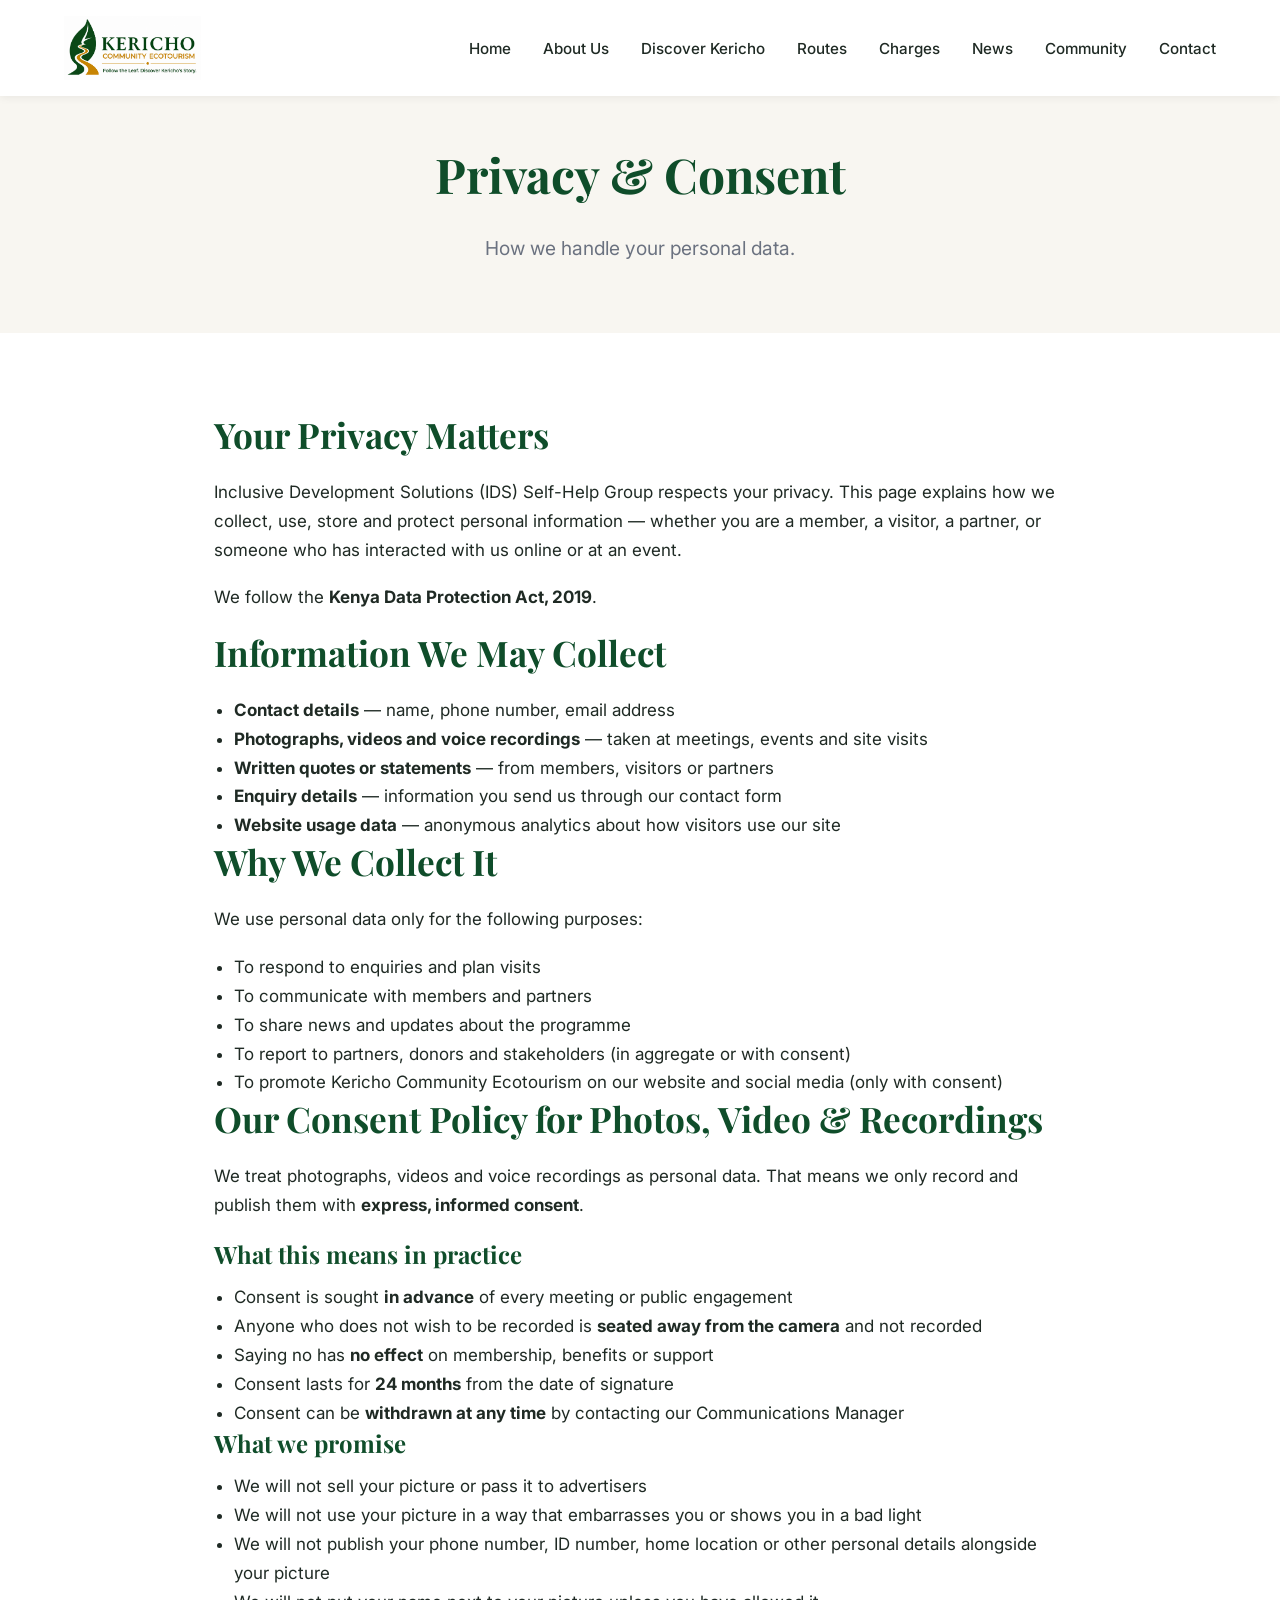
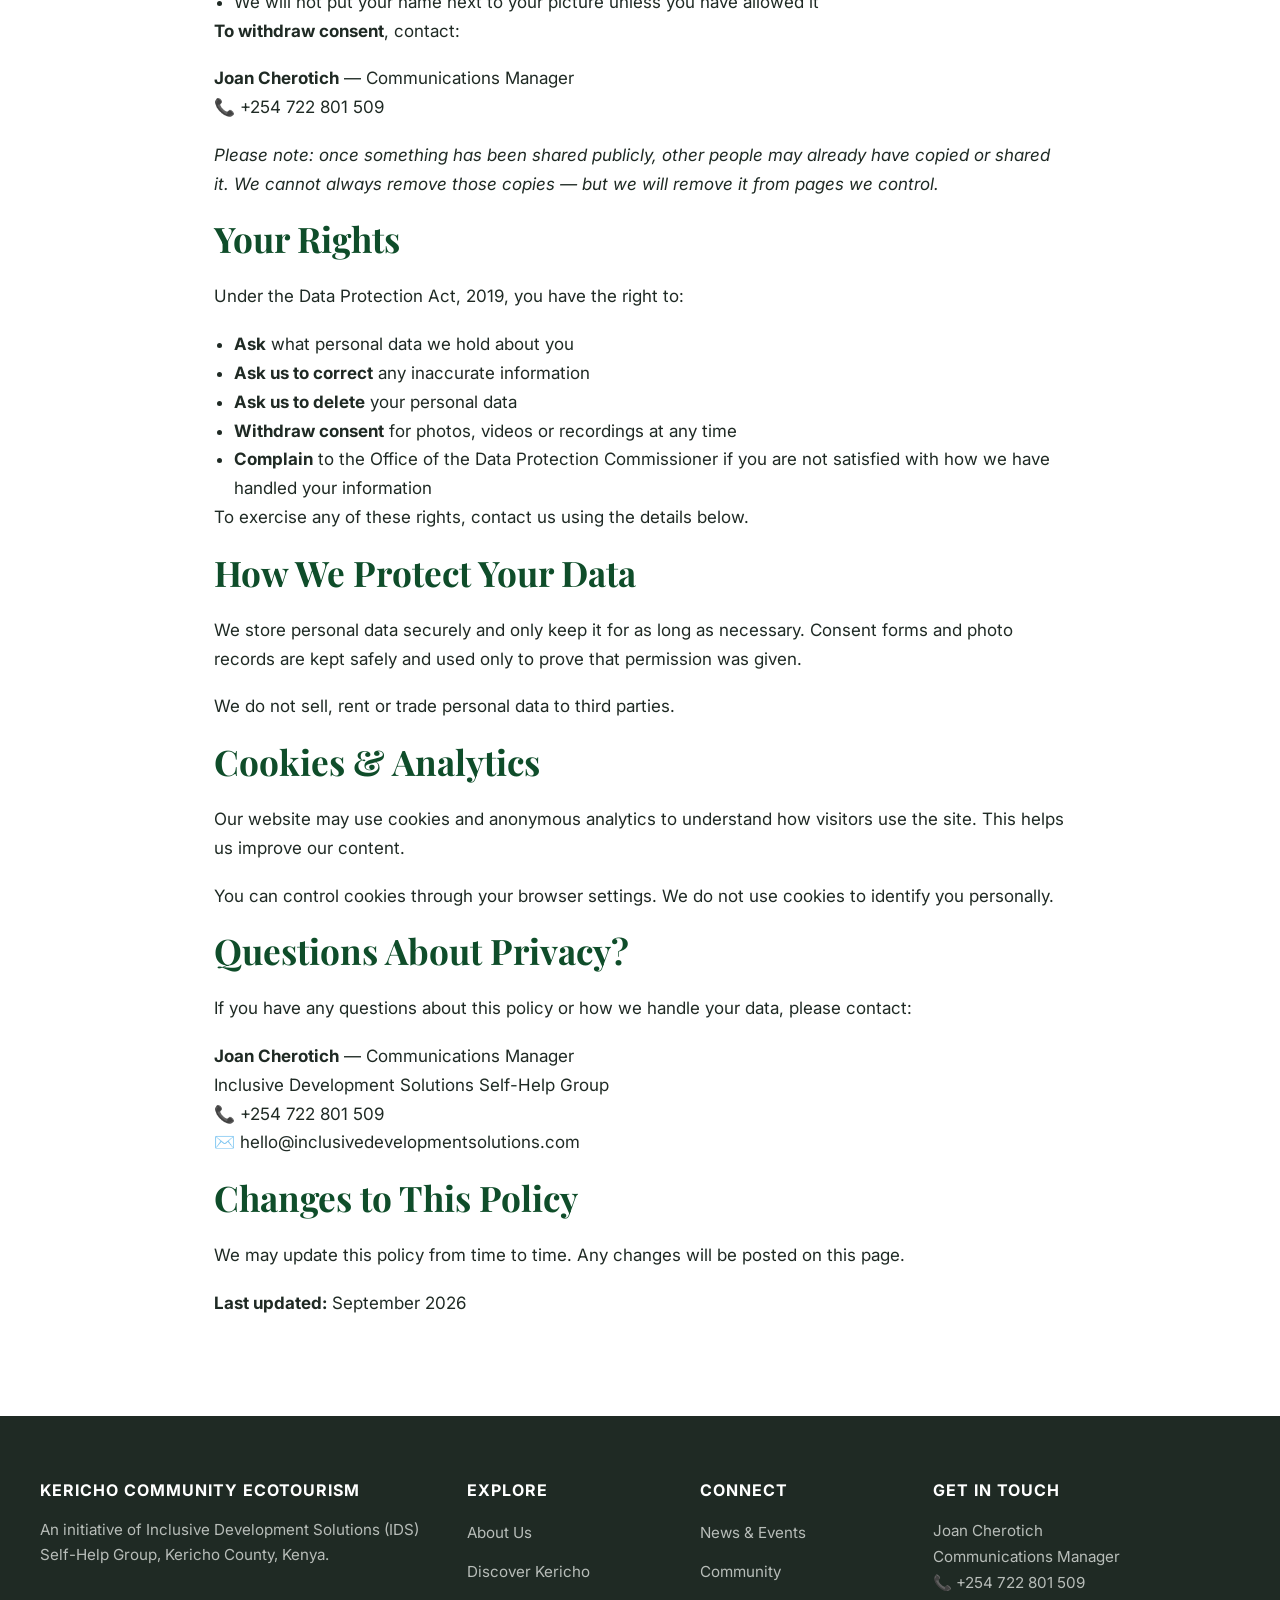
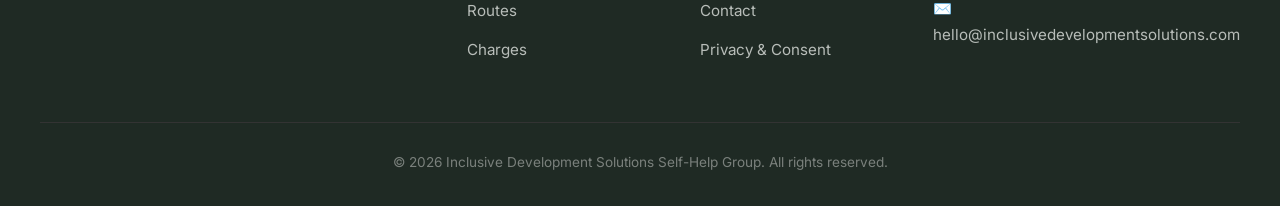
<file: privacy.html>
<!DOCTYPE html>
<html lang="en">
<head>
  <meta charset="UTF-8">
  <meta name="viewport" content="width=device-width, initial-scale=1.0">
  <title>Privacy & Consent | Kericho Community Ecotourism</title>
  <meta name="description" content="How Inclusive Development Solutions Self-Help Group collects, uses and protects personal data, in line with Kenya's Data Protection Act, 2019.">
  <link rel="preconnect" href="https://fonts.googleapis.com">
  <link rel="preconnect" href="https://fonts.gstatic.com" crossorigin>
  <link href="https://fonts.googleapis.com/css2?family=Inter:wght@400;500;600;700&family=Playfair+Display:ital,wght@0,700;1,700&display=swap" rel="stylesheet">
  <link rel="stylesheet" href="css/style.css">
</head>
<body>

  <header class="site-header">
    <div class="nav-wrap">
      <a href="index.html" class="nav-logo">
        <img src="images/logo.png" alt="Kericho Community Ecotourism logo">
      </a>
      <button class="nav-toggle" aria-label="Toggle menu" onclick="document.querySelector('.nav-menu').classList.toggle('open')">
        <span></span><span></span><span></span>
      </button>
      <ul class="nav-menu">
        <li><a href="index.html">Home</a></li>
        <li><a href="about.html">About Us</a></li>
        <li><a href="discover.html">Discover Kericho</a></li>
        <li><a href="routes.html">Routes</a></li>
        <li><a href="charges.html">Charges</a></li>
        <li><a href="news.html">News</a></li>
        <li><a href="community.html">Community</a></li>
        <li><a href="contact.html">Contact</a></li>
      </ul>
    </div>
  </header>

  <section class="section section--alt" style="padding:48px 0; text-align:center;">
    <div class="container">
      <h1>Privacy & Consent</h1>
      <p class="lead">How we handle your personal data.</p>
    </div>
  </section>

  <section class="section">
    <div class="container" style="max-width:900px;">

      <h2>Your Privacy Matters</h2>
      <p>Inclusive Development Solutions (IDS) Self-Help Group respects your privacy. This page explains how we collect, use, store and protect personal information — whether you are a member, a visitor, a partner, or someone who has interacted with us online or at an event.</p>
      <p>We follow the <strong>Kenya Data Protection Act, 2019</strong>.</p>

      <h2>Information We May Collect</h2>
      <ul style="padding-left:20px;">
        <li><strong>Contact details</strong> — name, phone number, email address</li>
        <li><strong>Photographs, videos and voice recordings</strong> — taken at meetings, events and site visits</li>
        <li><strong>Written quotes or statements</strong> — from members, visitors or partners</li>
        <li><strong>Enquiry details</strong> — information you send us through our contact form</li>
        <li><strong>Website usage data</strong> — anonymous analytics about how visitors use our site</li>
      </ul>

      <h2>Why We Collect It</h2>
      <p>We use personal data only for the following purposes:</p>
      <ul style="padding-left:20px;">
        <li>To respond to enquiries and plan visits</li>
        <li>To communicate with members and partners</li>
        <li>To share news and updates about the programme</li>
        <li>To report to partners, donors and stakeholders (in aggregate or with consent)</li>
        <li>To promote Kericho Community Ecotourism on our website and social media (only with consent)</li>
      </ul>

      <h2>Our Consent Policy for Photos, Video & Recordings</h2>
      <p>We treat photographs, videos and voice recordings as personal data. That means we only record and publish them with <strong>express, informed consent</strong>.</p>

      <h3>What this means in practice</h3>
      <ul style="padding-left:20px;">
        <li>Consent is sought <strong>in advance</strong> of every meeting or public engagement</li>
        <li>Anyone who does not wish to be recorded is <strong>seated away from the camera</strong> and not recorded</li>
        <li>Saying no has <strong>no effect</strong> on membership, benefits or support</li>
        <li>Consent lasts for <strong>24 months</strong> from the date of signature</li>
        <li>Consent can be <strong>withdrawn at any time</strong> by contacting our Communications Manager</li>
      </ul>

      <h3>What we promise</h3>
      <ul style="padding-left:20px;">
        <li>We will not sell your picture or pass it to advertisers</li>
        <li>We will not use your picture in a way that embarrasses you or shows you in a bad light</li>
        <li>We will not publish your phone number, ID number, home location or other personal details alongside your picture</li>
        <li>We will not put your name next to your picture unless you have allowed it</li>
      </ul>

      <p><strong>To withdraw consent</strong>, contact:</p>
      <p>
        <strong>Joan Cherotich</strong> — Communications Manager<br>
        📞 +254 722 801 509
      </p>

      <p><em>Please note: once something has been shared publicly, other people may already have copied or shared it. We cannot always remove those copies — but we will remove it from pages we control.</em></p>

      <h2>Your Rights</h2>
      <p>Under the Data Protection Act, 2019, you have the right to:</p>
      <ul style="padding-left:20px;">
        <li><strong>Ask</strong> what personal data we hold about you</li>
        <li><strong>Ask us to correct</strong> any inaccurate information</li>
        <li><strong>Ask us to delete</strong> your personal data</li>
        <li><strong>Withdraw consent</strong> for photos, videos or recordings at any time</li>
        <li><strong>Complain</strong> to the Office of the Data Protection Commissioner if you are not satisfied with how we have handled your information</li>
      </ul>
      <p>To exercise any of these rights, contact us using the details below.</p>

      <h2>How We Protect Your Data</h2>
      <p>We store personal data securely and only keep it for as long as necessary. Consent forms and photo records are kept safely and used only to prove that permission was given.</p>
      <p>We do not sell, rent or trade personal data to third parties.</p>

      <h2>Cookies & Analytics</h2>
      <p>Our website may use cookies and anonymous analytics to understand how visitors use the site. This helps us improve our content.</p>
      <p>You can control cookies through your browser settings. We do not use cookies to identify you personally.</p>

      <h2>Questions About Privacy?</h2>
      <p>If you have any questions about this policy or how we handle your data, please contact:</p>
      <p>
        <strong>Joan Cherotich</strong> — Communications Manager<br>
        Inclusive Development Solutions Self-Help Group<br>
        📞 +254 722 801 509<br>
        ✉️ hello@inclusivedevelopmentsolutions.com
      </p>

      <h2>Changes to This Policy</h2>
      <p>We may update this policy from time to time. Any changes will be posted on this page.</p>
      <p><strong>Last updated:</strong> September 2026</p>

    </div>
  </section>

  <footer class="site-footer">
    <div class="footer-grid">
      <div>
        <h4>Kericho Community Ecotourism</h4>
        <p class="footer-about">An initiative of Inclusive Development Solutions (IDS) Self-Help Group, Kericho County, Kenya.</p>
      </div>
      <div>
        <h4>Explore</h4>
        <ul>
          <li><a href="about.html">About Us</a></li>
          <li><a href="discover.html">Discover Kericho</a></li>
          <li><a href="routes.html">Routes</a></li>
          <li><a href="charges.html">Charges</a></li>
        </ul>
      </div>
      <div>
        <h4>Connect</h4>
        <ul>
          <li><a href="news.html">News & Events</a></li>
          <li><a href="community.html">Community</a></li>
          <li><a href="contact.html">Contact</a></li>
          <li><a href="privacy.html">Privacy & Consent</a></li>
        </ul>
      </div>
      <div>
        <h4>Get in Touch</h4>
        <p style="font-size:0.95rem;">
          Joan Cherotich<br>
          Communications Manager<br>
          📞 +254 722 801 509<br>
          ✉️ hello@inclusivedevelopmentsolutions.com
        </p>
      </div>
    </div>
    <div class="footer-bottom">
      © 2026 Inclusive Development Solutions Self-Help Group. All rights reserved.
    </div>
  </footer>

  <script src="js/main.js"></script>
</body>
</html>
</file>
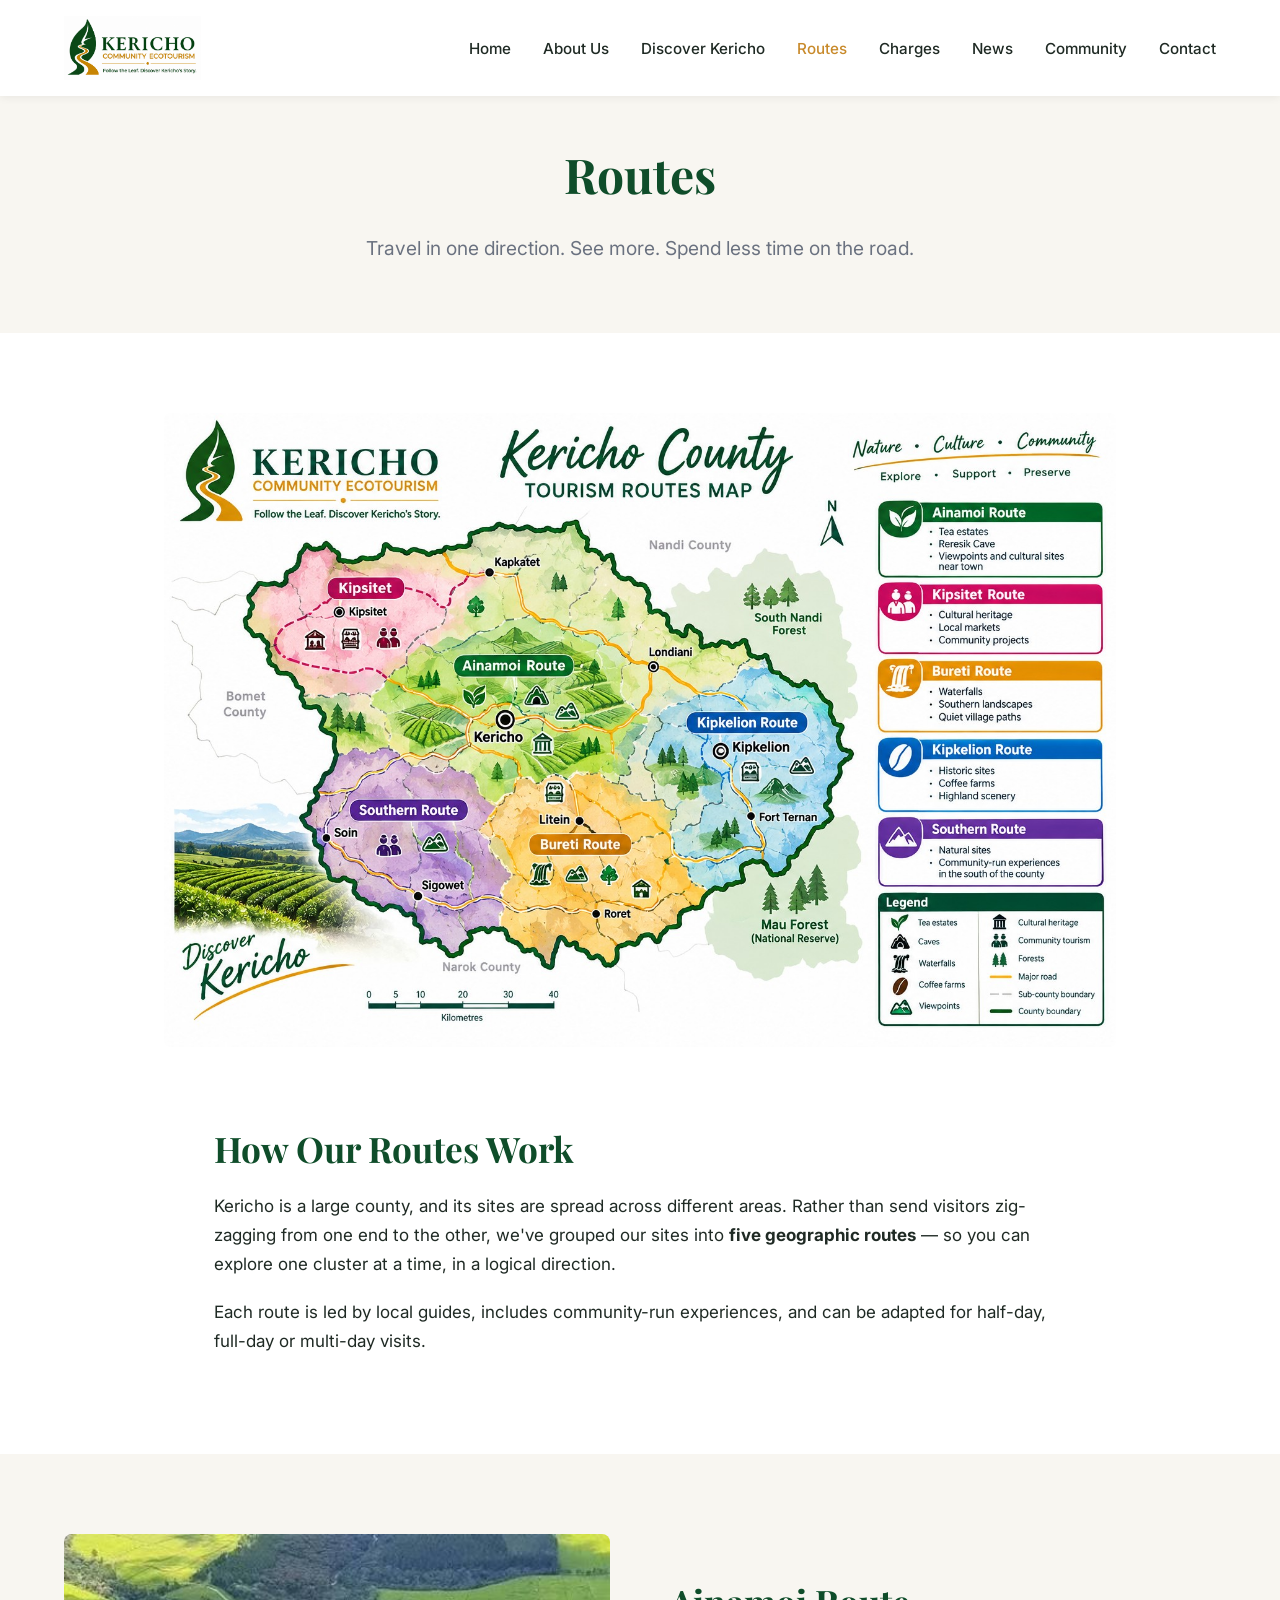
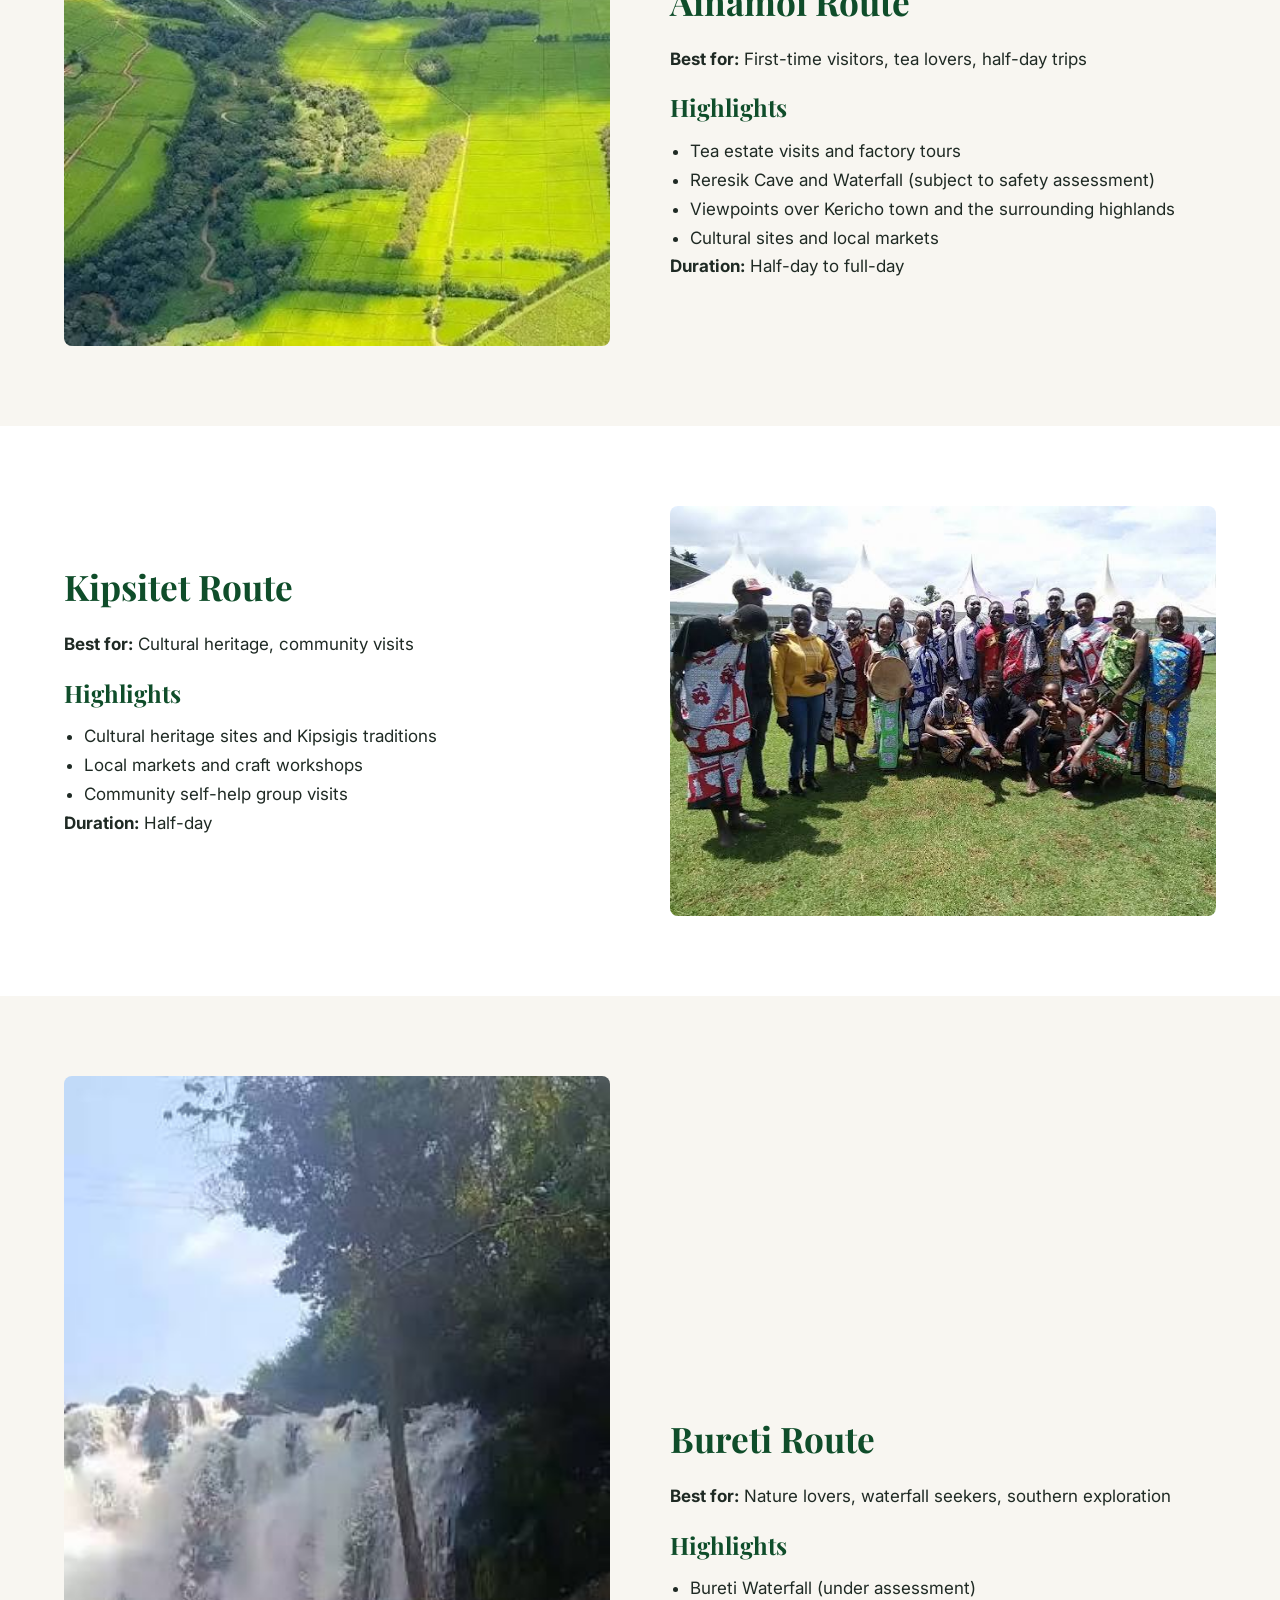
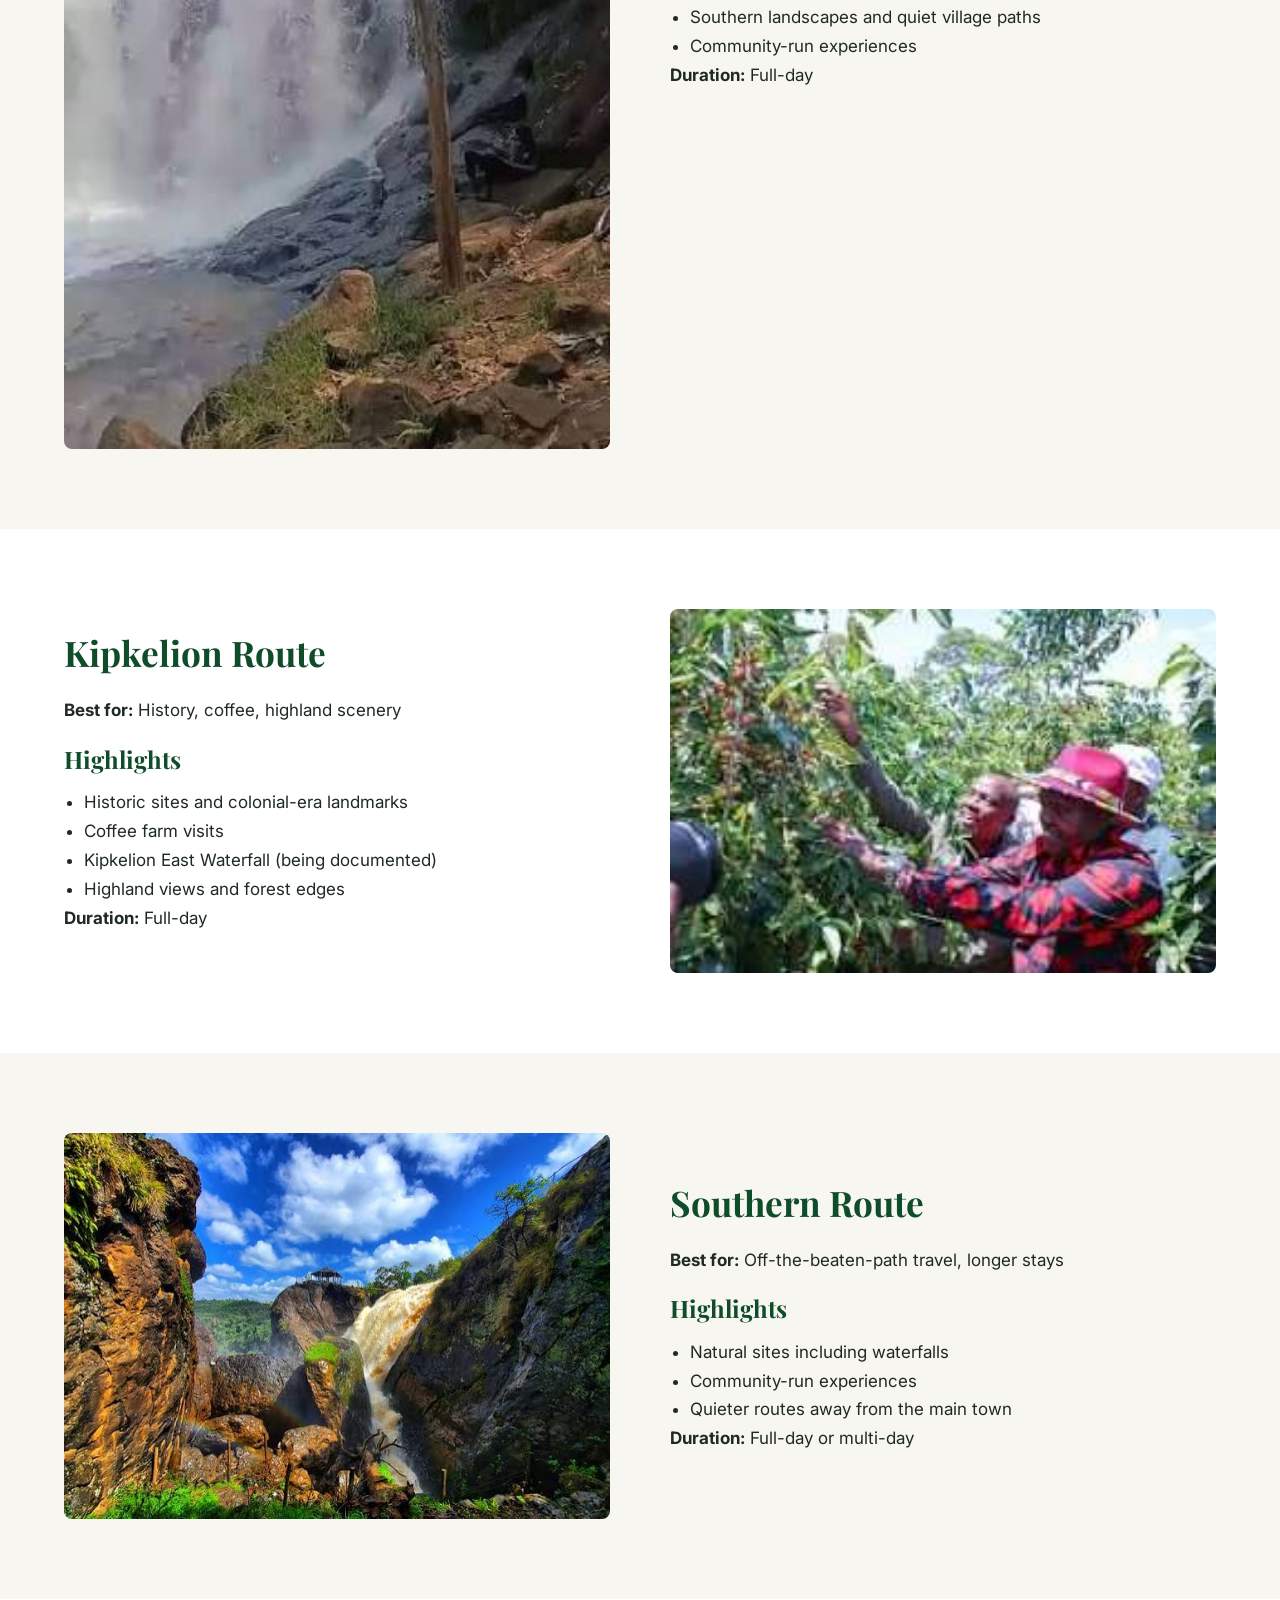
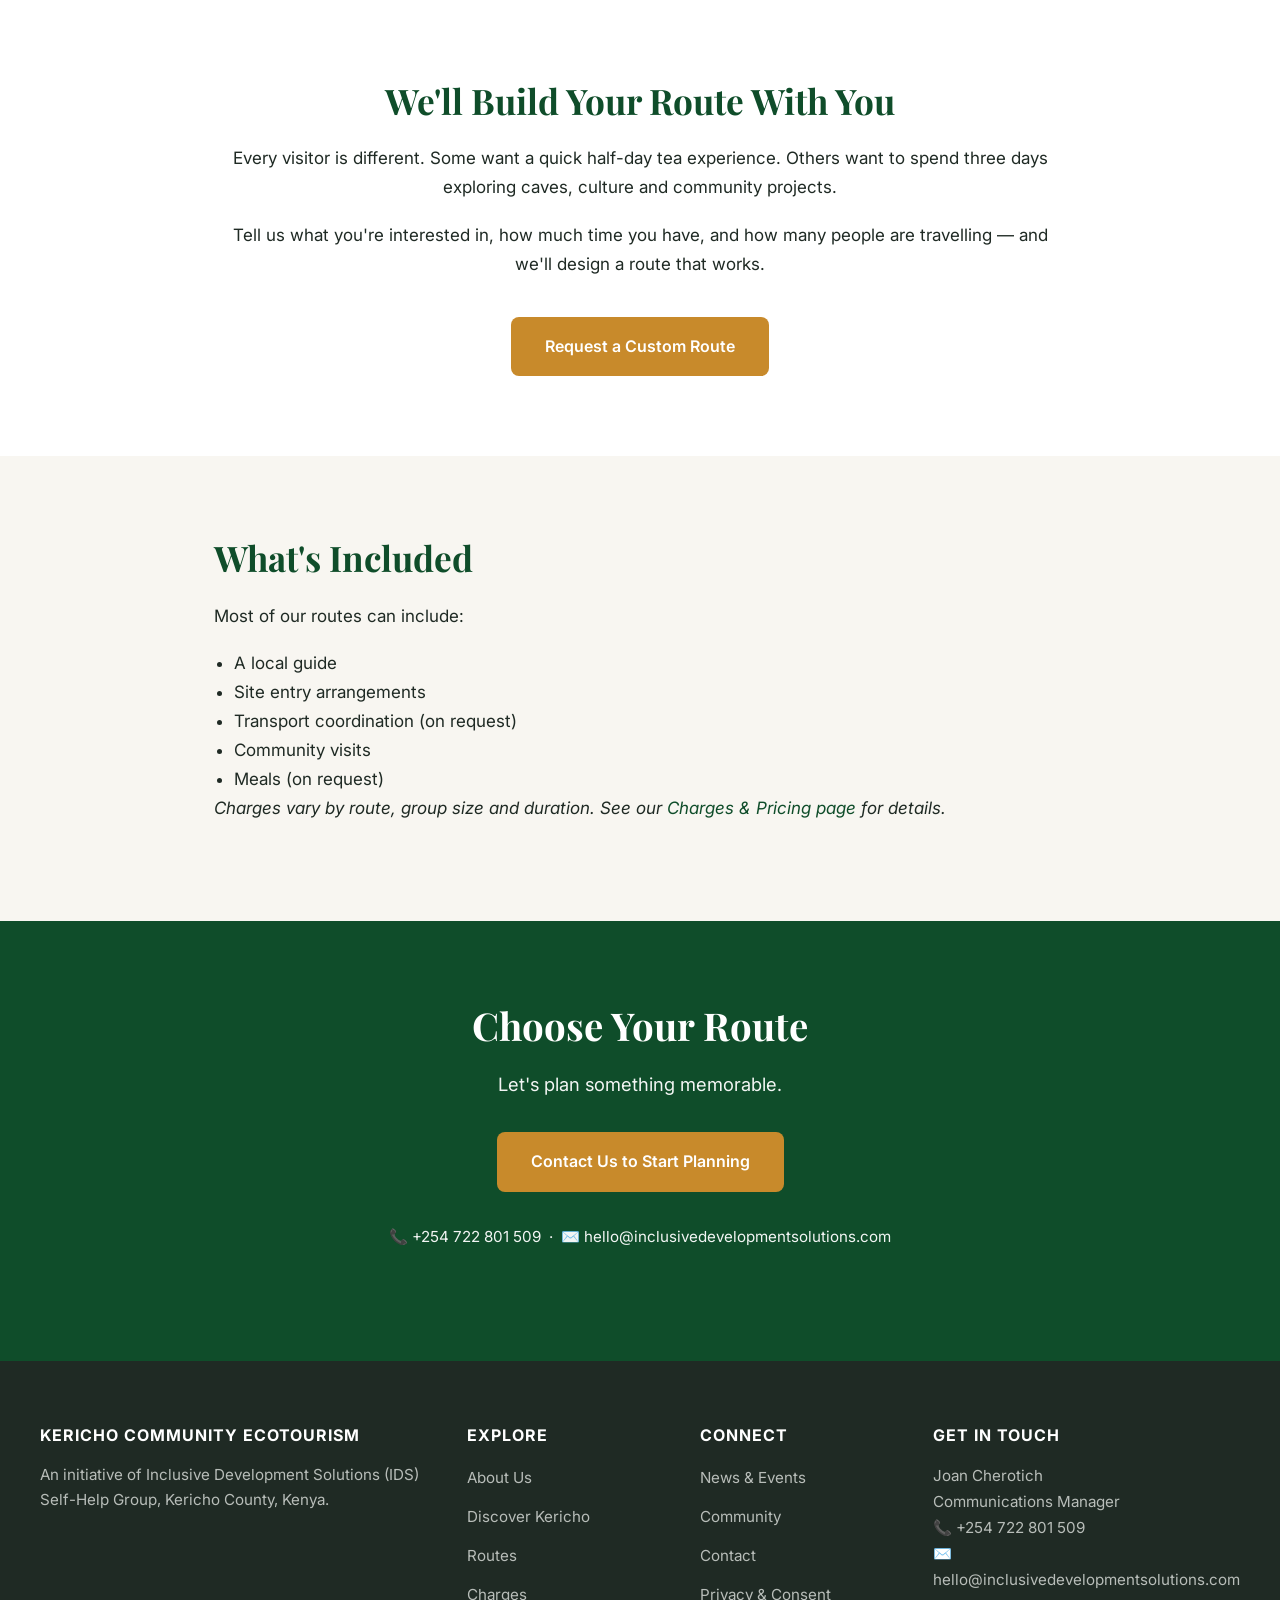
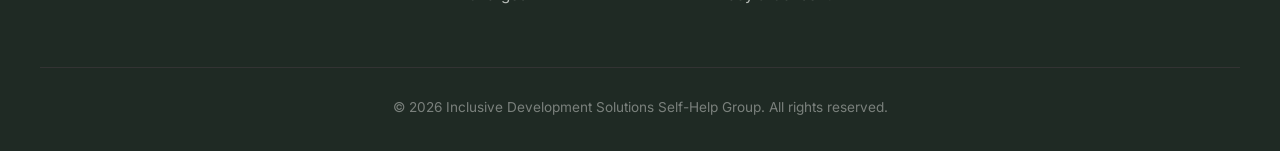
<file: routes.html>
<!DOCTYPE html>
<html lang="en">
<head>
  <meta charset="UTF-8">
  <meta name="viewport" content="width=device-width, initial-scale=1.0">
  <title>Routes | Explore Kericho by Geographic Cluster</title>
  <meta name="description" content="Explore Kericho County through our clustered routes — Ainamoi, Kipsitet, Bureti, Kipkelion and the Southern Route. Community-led tours designed for a seamless visit.">
  <link rel="preconnect" href="https://fonts.googleapis.com">
  <link rel="preconnect" href="https://fonts.gstatic.com" crossorigin>
  <link href="https://fonts.googleapis.com/css2?family=Inter:wght@400;500;600;700&family=Playfair+Display:ital,wght@0,700;1,700&display=swap" rel="stylesheet">
  <link rel="stylesheet" href="css/style.css">
</head>
<body>

  <header class="site-header">
    <div class="nav-wrap">
      <a href="index.html" class="nav-logo">
        <img src="images/logo.png" alt="Kericho Community Ecotourism logo">
      </a>
      <button class="nav-toggle" aria-label="Toggle menu" onclick="document.querySelector('.nav-menu').classList.toggle('open')">
        <span></span><span></span><span></span>
      </button>
      <ul class="nav-menu">
        <li><a href="index.html">Home</a></li>
        <li><a href="about.html">About Us</a></li>
        <li><a href="discover.html">Discover Kericho</a></li>
        <li><a href="routes.html" class="active">Routes</a></li>
        <li><a href="charges.html">Charges</a></li>
        <li><a href="news.html">News</a></li>
        <li><a href="community.html">Community</a></li>
        <li><a href="contact.html">Contact</a></li>
      </ul>
    </div>
  </header>

  <section class="section section--alt" style="padding:48px 0; text-align:center;">
    <div class="container">
      <h1>Routes</h1>
      <p class="lead">Travel in one direction. See more. Spend less time on the road.</p>
    </div>
  </section>

  <!-- ===================== ROUTE MAP ===================== -->
  <section class="section">
    <div class="container" style="max-width:1000px;">
      <img src="images/route-map.jpeg" alt="Map of Kericho County showing ecotourism routes" style="border-radius:8px; width:100%; height:auto;">
    </div>
  </section>

  <!-- ===================== HOW ROUTES WORK ===================== -->
  <section class="section" style="padding-top:0;">
    <div class="container" style="max-width:900px;">
      <h2>How Our Routes Work</h2>
      <p>Kericho is a large county, and its sites are spread across different areas. Rather than send visitors zig-zagging from one end to the other, we've grouped our sites into <strong>five geographic routes</strong> — so you can explore one cluster at a time, in a logical direction.</p>
      <p>Each route is led by local guides, includes community-run experiences, and can be adapted for half-day, full-day or multi-day visits.</p>
    </div>
  </section>

  <!-- ===================== ROUTE 1 — AINAMOI ===================== -->
  <section class="section section--alt">
    <div class="container">
      <div class="grid grid-2" style="align-items:center; gap:60px;">
        <div>
          <img src="images/ainamoi.jfif" alt="Ainamoi Route, Kericho County" style="border-radius:8px; width:100%; height:auto;">
        </div>
        <div>
          <h2>Ainamoi Route</h2>
          <p><strong>Best for:</strong> First-time visitors, tea lovers, half-day trips</p>
          <h3>Highlights</h3>
          <ul style="padding-left:20px;">
            <li>Tea estate visits and factory tours</li>
            <li>Reresik Cave and Waterfall (subject to safety assessment)</li>
            <li>Viewpoints over Kericho town and the surrounding highlands</li>
            <li>Cultural sites and local markets</li>
          </ul>
          <p><strong>Duration:</strong> Half-day to full-day</p>
        </div>
      </div>
    </div>
  </section>

  <!-- ===================== ROUTE 2 — KIPSITET ===================== -->
  <section class="section">
    <div class="container">
      <div class="grid grid-2" style="align-items:center; gap:60px;">
        <div>
          <h2>Kipsitet Route</h2>
          <p><strong>Best for:</strong> Cultural heritage, community visits</p>
          <h3>Highlights</h3>
          <ul style="padding-left:20px;">
            <li>Cultural heritage sites and Kipsigis traditions</li>
            <li>Local markets and craft workshops</li>
            <li>Community self-help group visits</li>
          </ul>
          <p><strong>Duration:</strong> Half-day</p>
        </div>
        <div>
          <img src="images/kipsitet.jfif" alt="Kipsitet Route, Kericho County" style="border-radius:8px; width:100%; height:auto;">
        </div>
      </div>
    </div>
  </section>

  <!-- ===================== ROUTE 3 — BURETI ===================== -->
  <section class="section section--alt">
    <div class="container">
      <div class="grid grid-2" style="align-items:center; gap:60px;">
        <div>
          <img src="images/bureti.jfif" alt="Bureti Route, Kericho County" style="border-radius:8px; width:100%; height:auto;">
        </div>
        <div>
          <h2>Bureti Route</h2>
          <p><strong>Best for:</strong> Nature lovers, waterfall seekers, southern exploration</p>
          <h3>Highlights</h3>
          <ul style="padding-left:20px;">
            <li>Bureti Waterfall (under assessment)</li>
            <li>Southern landscapes and quiet village paths</li>
            <li>Community-run experiences</li>
          </ul>
          <p><strong>Duration:</strong> Full-day</p>
        </div>
      </div>
    </div>
  </section>

  <!-- ===================== ROUTE 4 — KIPKELION ===================== -->
  <section class="section">
    <div class="container">
      <div class="grid grid-2" style="align-items:center; gap:60px;">
        <div>
          <h2>Kipkelion Route</h2>
          <p><strong>Best for:</strong> History, coffee, highland scenery</p>
          <h3>Highlights</h3>
          <ul style="padding-left:20px;">
            <li>Historic sites and colonial-era landmarks</li>
            <li>Coffee farm visits</li>
            <li>Kipkelion East Waterfall (being documented)</li>
            <li>Highland views and forest edges</li>
          </ul>
          <p><strong>Duration:</strong> Full-day</p>
        </div>
        <div>
          <img src="images/kipkelion.jfif" alt="Kipkelion Route, Kericho County" style="border-radius:8px; width:100%; height:auto;">
        </div>
      </div>
    </div>
  </section>

  <!-- ===================== ROUTE 5 — SOUTHERN ===================== -->
  <section class="section section--alt">
    <div class="container">
      <div class="grid grid-2" style="align-items:center; gap:60px;">
        <div>
          <img src="images/southern.jfif" alt="Southern Route, Kericho County" style="border-radius:8px; width:100%; height:auto;">
        </div>
        <div>
          <h2>Southern Route</h2>
          <p><strong>Best for:</strong> Off-the-beaten-path travel, longer stays</p>
          <h3>Highlights</h3>
          <ul style="padding-left:20px;">
            <li>Natural sites including waterfalls</li>
            <li>Community-run experiences</li>
            <li>Quieter routes away from the main town</li>
          </ul>
          <p><strong>Duration:</strong> Full-day or multi-day</p>
        </div>
      </div>
    </div>
  </section>

  <!-- ===================== BUILD YOUR ROUTE ===================== -->
  <section class="section">
    <div class="container" style="max-width:900px; text-align:center;">
      <h2>We'll Build Your Route With You</h2>
      <p>Every visitor is different. Some want a quick half-day tea experience. Others want to spend three days exploring caves, culture and community projects.</p>
      <p>Tell us what you're interested in, how much time you have, and how many people are travelling — and we'll design a route that works.</p>
      <a href="contact.html" class="btn btn-primary" style="margin-top:20px;">Request a Custom Route</a>
    </div>
  </section>

  <!-- ===================== WHAT'S INCLUDED ===================== -->
  <section class="section section--alt">
    <div class="container" style="max-width:900px;">
      <h2>What's Included</h2>
      <p>Most of our routes can include:</p>
      <ul style="padding-left:20px;">
        <li>A local guide</li>
        <li>Site entry arrangements</li>
        <li>Transport coordination (on request)</li>
        <li>Community visits</li>
        <li>Meals (on request)</li>
      </ul>
      <p><em>Charges vary by route, group size and duration. See our <a href="charges.html">Charges & Pricing page</a> for details.</em></p>
    </div>
  </section>

  <!-- ===================== CTA ===================== -->
  <section class="cta-banner">
    <div class="container">
      <h2>Choose Your Route</h2>
      <p>Let's plan something memorable.</p>
      <a href="contact.html" class="btn btn-primary">Contact Us to Start Planning</a>
      <p style="margin-top:32px; font-size:0.95rem;">
        📞 +254 722 801 509 &nbsp;·&nbsp; ✉️ hello@inclusivedevelopmentsolutions.com
      </p>
    </div>
  </section>

  <!-- ===================== FOOTER ===================== -->
  <footer class="site-footer">
    <div class="footer-grid">
      <div>
        <h4>Kericho Community Ecotourism</h4>
        <p class="footer-about">An initiative of Inclusive Development Solutions (IDS) Self-Help Group, Kericho County, Kenya.</p>
      </div>
      <div>
        <h4>Explore</h4>
        <ul>
          <li><a href="about.html">About Us</a></li>
          <li><a href="discover.html">Discover Kericho</a></li>
          <li><a href="routes.html">Routes</a></li>
          <li><a href="charges.html">Charges</a></li>
        </ul>
      </div>
      <div>
        <h4>Connect</h4>
        <ul>
          <li><a href="news.html">News & Events</a></li>
          <li><a href="community.html">Community</a></li>
          <li><a href="contact.html">Contact</a></li>
          <li><a href="privacy.html">Privacy & Consent</a></li>
        </ul>
      </div>
      <div>
        <h4>Get in Touch</h4>
        <p style="font-size:0.95rem;">
          Joan Cherotich<br>
          Communications Manager<br>
          📞 +254 722 801 509<br>
          ✉️ hello@inclusivedevelopmentsolutions.com
        </p>
      </div>
    </div>
    <div class="footer-bottom">
      © 2026 Inclusive Development Solutions Self-Help Group. All rights reserved.
    </div>
  </footer>

  <script src="js/main.js"></script>
</body>
</html>
</file>
<file: css/style.css>
/* ============================================
   KERICHO COMMUNITY ECOTOURISM
   Main Stylesheet
   Colours from official logo
   ============================================ */

:root {
  --tea-green: #0F4D2A;
  --trail-gold: #C88A2B;
  --leaf-gold: #D9A441;
  --off-white: #F8F6F1;
  --charcoal: #1F2A24;
  --white: #FFFFFF;
  --grey: #6B7280;
  --light-grey: #E5E7EB;

  --font-heading: 'Playfair Display', Georgia, serif;
  --font-body: 'Inter', -apple-system, BlinkMacSystemFont, 'Segoe UI', sans-serif;

  --max-width: 1200px;
  --radius: 8px;
  --shadow: 0 4px 16px rgba(0,0,0,0.08);
  --shadow-lg: 0 12px 32px rgba(0,0,0,0.12);
}

/* ---------- RESET ---------- */
* { margin: 0; padding: 0; box-sizing: border-box; }

html { scroll-behavior: smooth; }

body {
  font-family: var(--font-body);
  font-size: 17px;
  line-height: 1.7;
  color: var(--charcoal);
  background: var(--white);
}

img { max-width: 100%; display: block; }
a { color: var(--tea-green); text-decoration: none; transition: color 0.2s; }
a:hover { color: var(--trail-gold); }

/* ---------- TYPOGRAPHY ---------- */
h1, h2, h3, h4 {
  font-family: var(--font-heading);
  font-weight: 700;
  line-height: 1.25;
  color: var(--tea-green);
  margin-bottom: 0.6em;
}

h1 { font-size: 3rem; }
h2 { font-size: 2.2rem; }
h3 { font-size: 1.5rem; }
h4 { font-size: 1.15rem; }

p { margin-bottom: 1.1em; }

.lead {
  font-size: 1.2rem;
  color: var(--grey);
  line-height: 1.6;
}

/* ---------- LAYOUT ---------- */
.container {
  max-width: var(--max-width);
  margin: 0 auto;
  padding: 0 24px;
}

.section {
  padding: 80px 0;
}

.section--alt {
  background: var(--off-white);
}

.section--green {
  background: var(--tea-green);
  color: var(--white);
}

.section--green h2,
.section--green h3 {
  color: var(--white);
}

/* ---------- HEADER / NAV ---------- */
.site-header {
  position: sticky;
  top: 0;
  background: var(--white);
  z-index: 1000;
  box-shadow: 0 2px 8px rgba(0,0,0,0.06);
}

.nav-wrap {
  display: flex;
  align-items: center;
  justify-content: space-between;
  padding: 16px 24px;
  max-width: var(--max-width);
  margin: 0 auto;
}

.nav-logo img {
  height: 64px;
  width: auto;
}

.nav-menu {
  display: flex;
  gap: 32px;
  list-style: none;
  align-items: center;
}

.nav-menu a {
  color: var(--charcoal);
  font-weight: 500;
  font-size: 0.95rem;
}

.nav-menu a:hover,
.nav-menu a.active {
  color: var(--trail-gold);
}

.nav-toggle {
  display: none;
  background: none;
  border: none;
  cursor: pointer;
  padding: 8px;
}

.nav-toggle span {
  display: block;
  width: 26px;
  height: 3px;
  background: var(--tea-green);
  margin: 5px 0;
  transition: 0.3s;
}

/* ---------- HERO ---------- */
.hero {
  position: relative;
  min-height: 620px;
  display: flex;
  align-items: center;
  color: var(--white);
  background: linear-gradient(rgba(15,77,42,0.55), rgba(15,77,42,0.75)),
              var(--hero-image, #0F4D2A);
  background-size: cover;
  background-position: center;
  text-align: center;
}

.hero-inner {
  max-width: 860px;
  margin: 0 auto;
  padding: 100px 24px;
}

.hero h1 {
  color: var(--white);
  font-size: 3.4rem;
  margin-bottom: 24px;
}

.hero h1 .accent {
  color: var(--trail-gold);
  font-style: italic;
}

.hero p {
  font-size: 1.25rem;
  margin-bottom: 36px;
  opacity: 0.95;
}

.hero-buttons {
  display: flex;
  gap: 16px;
  justify-content: center;
  flex-wrap: wrap;
}

/* ---------- BUTTONS ---------- */
.btn {
  display: inline-block;
  padding: 14px 32px;
  border-radius: var(--radius);
  font-weight: 600;
  font-size: 1rem;
  cursor: pointer;
  transition: all 0.25s;
  border: 2px solid transparent;
  text-align: center;
}

.btn-primary {
  background: var(--trail-gold);
  color: var(--white);
}

.btn-primary:hover {
  background: var(--leaf-gold);
  color: var(--white);
  transform: translateY(-2px);
  box-shadow: var(--shadow);
}

.btn-outline {
  background: transparent;
  color: var(--white);
  border-color: var(--white);
}

.btn-outline:hover {
  background: var(--white);
  color: var(--tea-green);
}

.btn-green {
  background: var(--tea-green);
  color: var(--white);
}

.btn-green:hover {
  background: #0a3a1f;
  color: var(--white);
  transform: translateY(-2px);
  box-shadow: var(--shadow);
}

/* ---------- IMAGE PLACEHOLDERS ---------- */
.img-placeholder {
  background: repeating-linear-gradient(
    45deg,
    #E8E4DB,
    #E8E4DB 12px,
    #DCD7CC 12px,
    #DCD7CC 24px
  );
  border: 2px dashed var(--trail-gold);
  border-radius: var(--radius);
  display: flex;
  align-items: center;
  justify-content: center;
  text-align: center;
  padding: 40px 24px;
  color: #6B5A2E;
  font-size: 0.9rem;
  font-weight: 500;
  line-height: 1.5;
  min-height: 260px;
}

.img-placeholder--hero {
  min-height: 480px;
}

.img-placeholder--wide {
  min-height: 360px;
}

/* ---------- CARDS GRID ---------- */
.grid {
  display: grid;
  gap: 28px;
}

.grid-2 { grid-template-columns: repeat(auto-fit, minmax(320px, 1fr)); }
.grid-3 { grid-template-columns: repeat(auto-fit, minmax(280px, 1fr)); }
.grid-4 { grid-template-columns: repeat(auto-fit, minmax(240px, 1fr)); }

.card {
  background: var(--white);
  border-radius: var(--radius);
  box-shadow: var(--shadow);
  overflow: hidden;
  transition: transform 0.25s, box-shadow 0.25s;
}

.card:hover {
  transform: translateY(-4px);
  box-shadow: var(--shadow-lg);
}

.card-body {
  padding: 28px;
}

.card h3 {
  font-size: 1.3rem;
  margin-bottom: 12px;
}

.card .icon {
  font-size: 2rem;
  margin-bottom: 12px;
  display: block;
}

/* ---------- SECTION HEADINGS ---------- */
.section-head {
  text-align: center;
  max-width: 720px;
  margin: 0 auto 56px;
}

.section-head h2 {
  margin-bottom: 16px;
}

.section-head p {
  color: var(--grey);
  font-size: 1.1rem;
}

/* ---------- TABLE ---------- */
.table-wrap {
  overflow-x: auto;
  border-radius: var(--radius);
  box-shadow: var(--shadow);
}

table {
  width: 100%;
  border-collapse: collapse;
  background: var(--white);
}

th {
  background: var(--tea-green);
  color: var(--white);
  padding: 16px;
  text-align: left;
  font-family: var(--font-body);
  font-weight: 600;
}

td {
  padding: 16px;
  border-bottom: 1px solid var(--light-grey);
}

tr:last-child td { border-bottom: none; }
tr:nth-child(even) td { background: var(--off-white); }

/* ---------- CTA BANNER ---------- */
.cta-banner {
  background: var(--tea-green);
  color: var(--white);
  text-align: center;
  padding: 80px 24px;
}

.cta-banner h2 {
  color: var(--white);
  font-size: 2.4rem;
  margin-bottom: 20px;
}

.cta-banner p {
  font-size: 1.15rem;
  margin-bottom: 32px;
  opacity: 0.95;
}

/* ---------- FOOTER ---------- */
.site-footer {
  background: var(--charcoal);
  color: #B8BDB9;
  padding: 64px 24px 32px;
}

.footer-grid {
  max-width: var(--max-width);
  margin: 0 auto;
  display: grid;
  grid-template-columns: 2fr 1fr 1fr 1.4fr;
  gap: 40px;
}

.footer-grid h4 {
  color: var(--white);
  font-family: var(--font-body);
  font-size: 1rem;
  margin-bottom: 18px;
  text-transform: uppercase;
  letter-spacing: 1px;
}

.footer-grid ul {
  list-style: none;
}

.footer-grid li {
  margin-bottom: 10px;
}

.footer-grid a {
  color: #B8BDB9;
  font-size: 0.95rem;
}

.footer-grid a:hover {
  color: var(--trail-gold);
}

.footer-about {
  font-size: 0.95rem;
  line-height: 1.6;
  margin-bottom: 16px;
}

.footer-bottom {
  max-width: var(--max-width);
  margin: 48px auto 0;
  padding-top: 28px;
  border-top: 1px solid #333;
  text-align: center;
  font-size: 0.85rem;
  color: #7A807C;
}

/* ---------- RESPONSIVE ---------- */
@media (max-width: 900px) {
  .footer-grid {
    grid-template-columns: 1fr 1fr;
  }
  h1 { font-size: 2.4rem; }
  .hero h1 { font-size: 2.4rem; }
  h2 { font-size: 1.8rem; }
}

@media (max-width: 720px) {
  .nav-toggle { display: block; }
  .nav-menu {
    position: absolute;
    top: 100%;
    left: 0;
    right: 0;
    background: var(--white);
    flex-direction: column;
    padding: 24px;
    gap: 20px;
    box-shadow: 0 8px 24px rgba(0,0,0,0.1);
    display: none;
  }
  .nav-menu.open { display: flex; }
  .section { padding: 56px 0; }
  .footer-grid { grid-template-columns: 1fr; }
  .nav-logo img { height: 52px; }
  .hero { min-height: 500px; }
  .hero-inner { padding: 60px 24px; }
  .btn { width: 100%; }
  .hero-buttons { flex-direction: column; }
}
</file>
